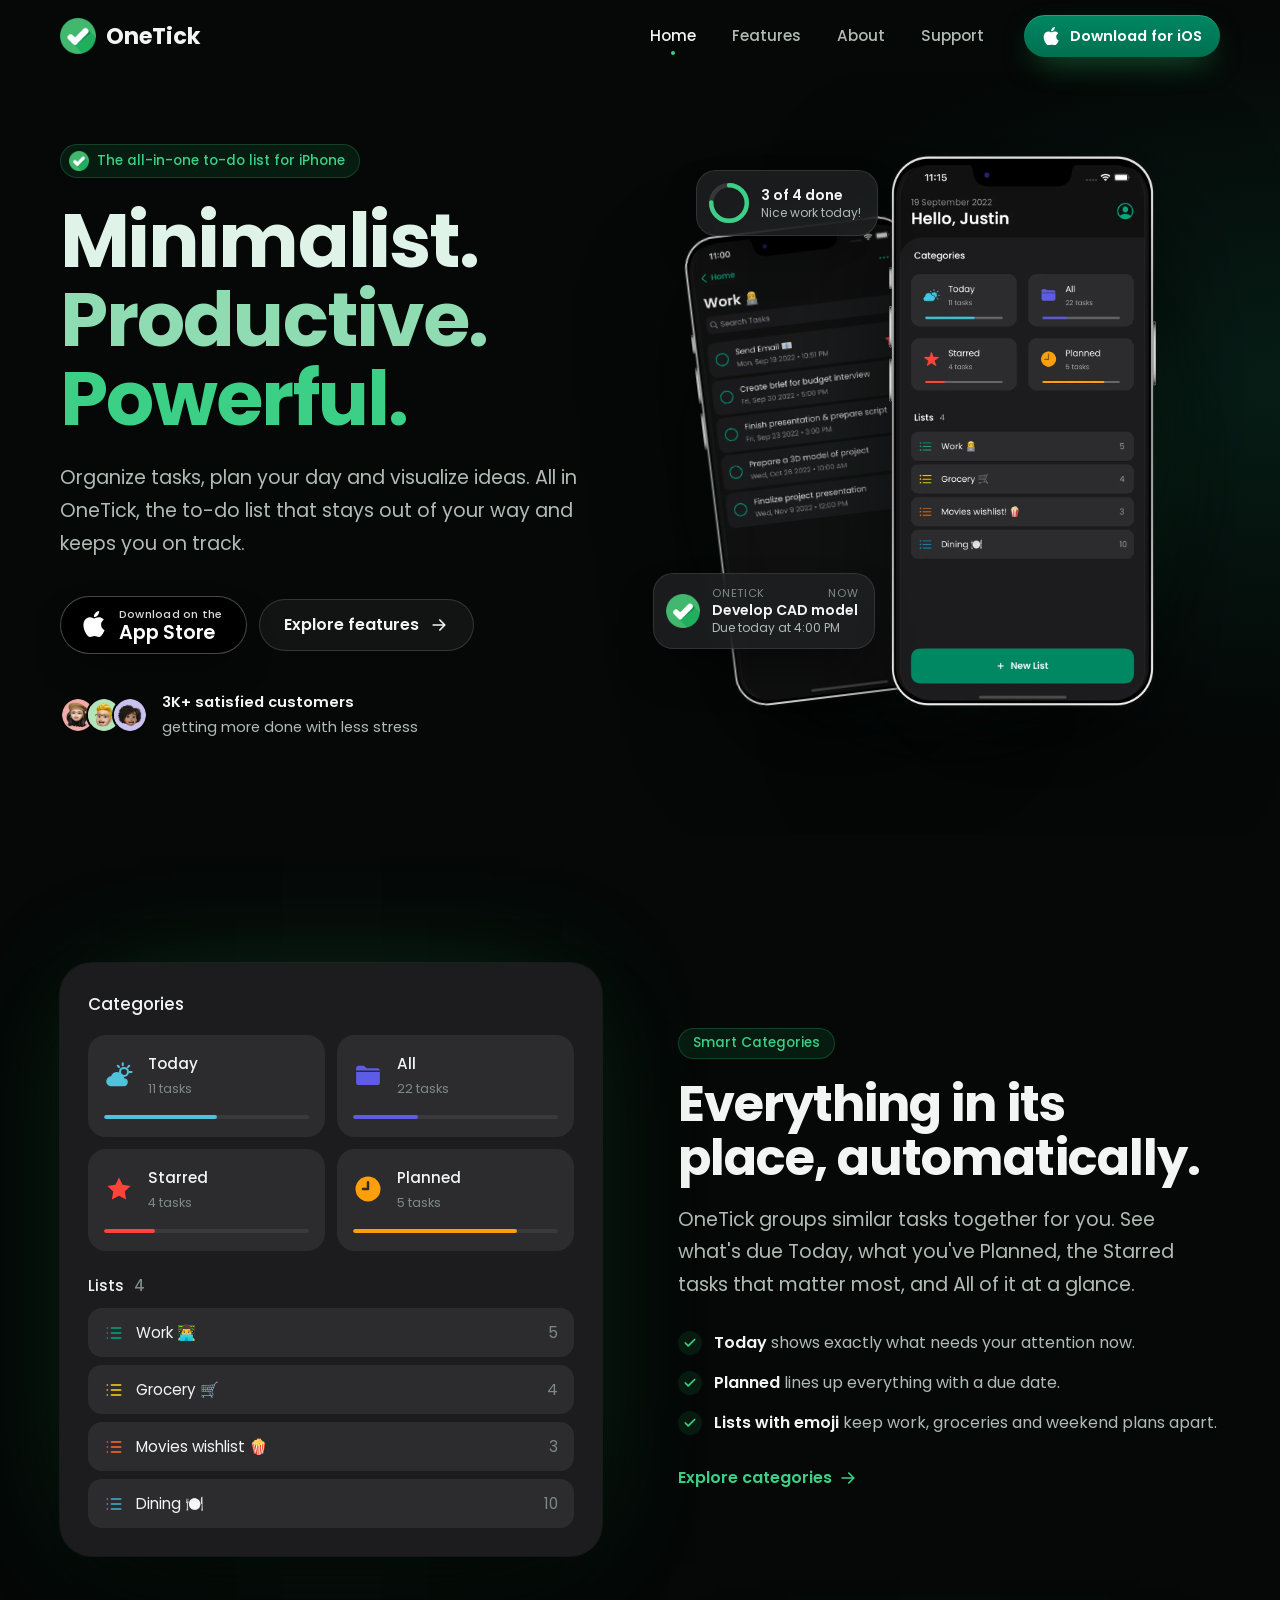
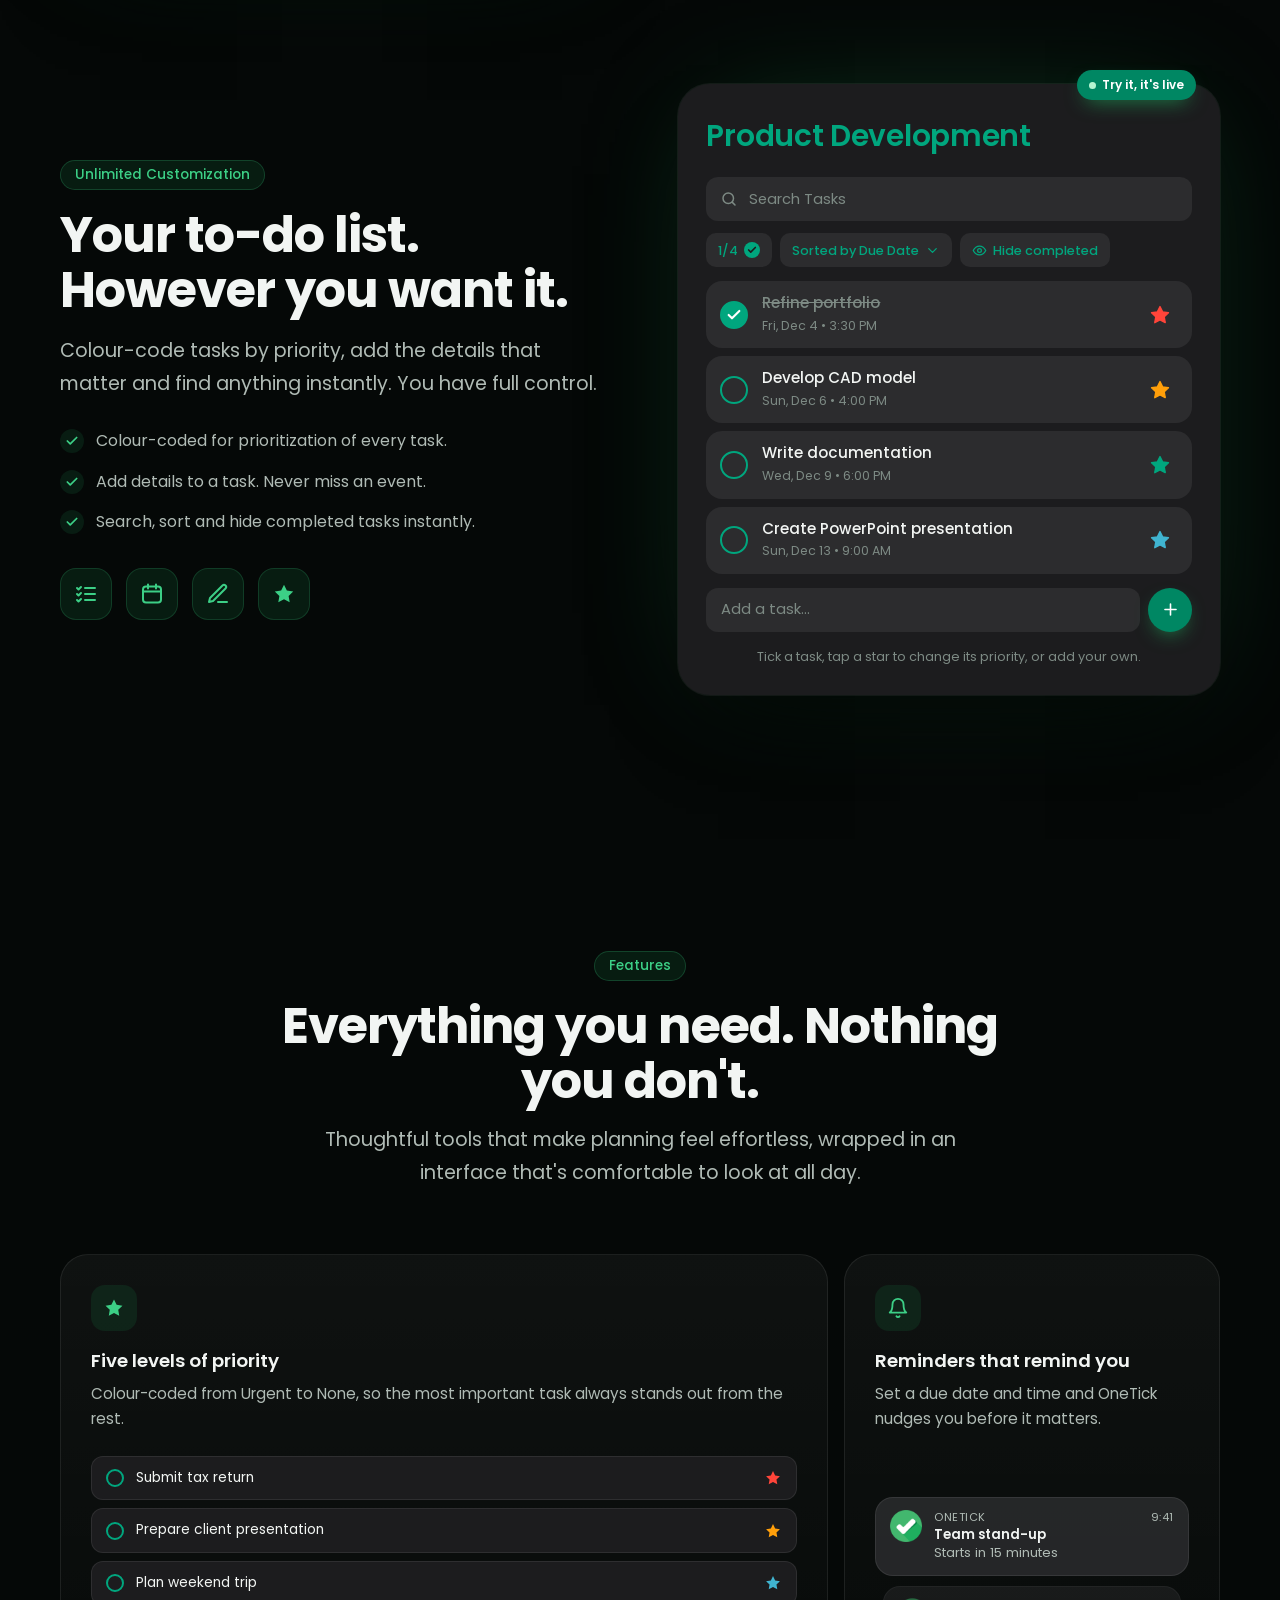
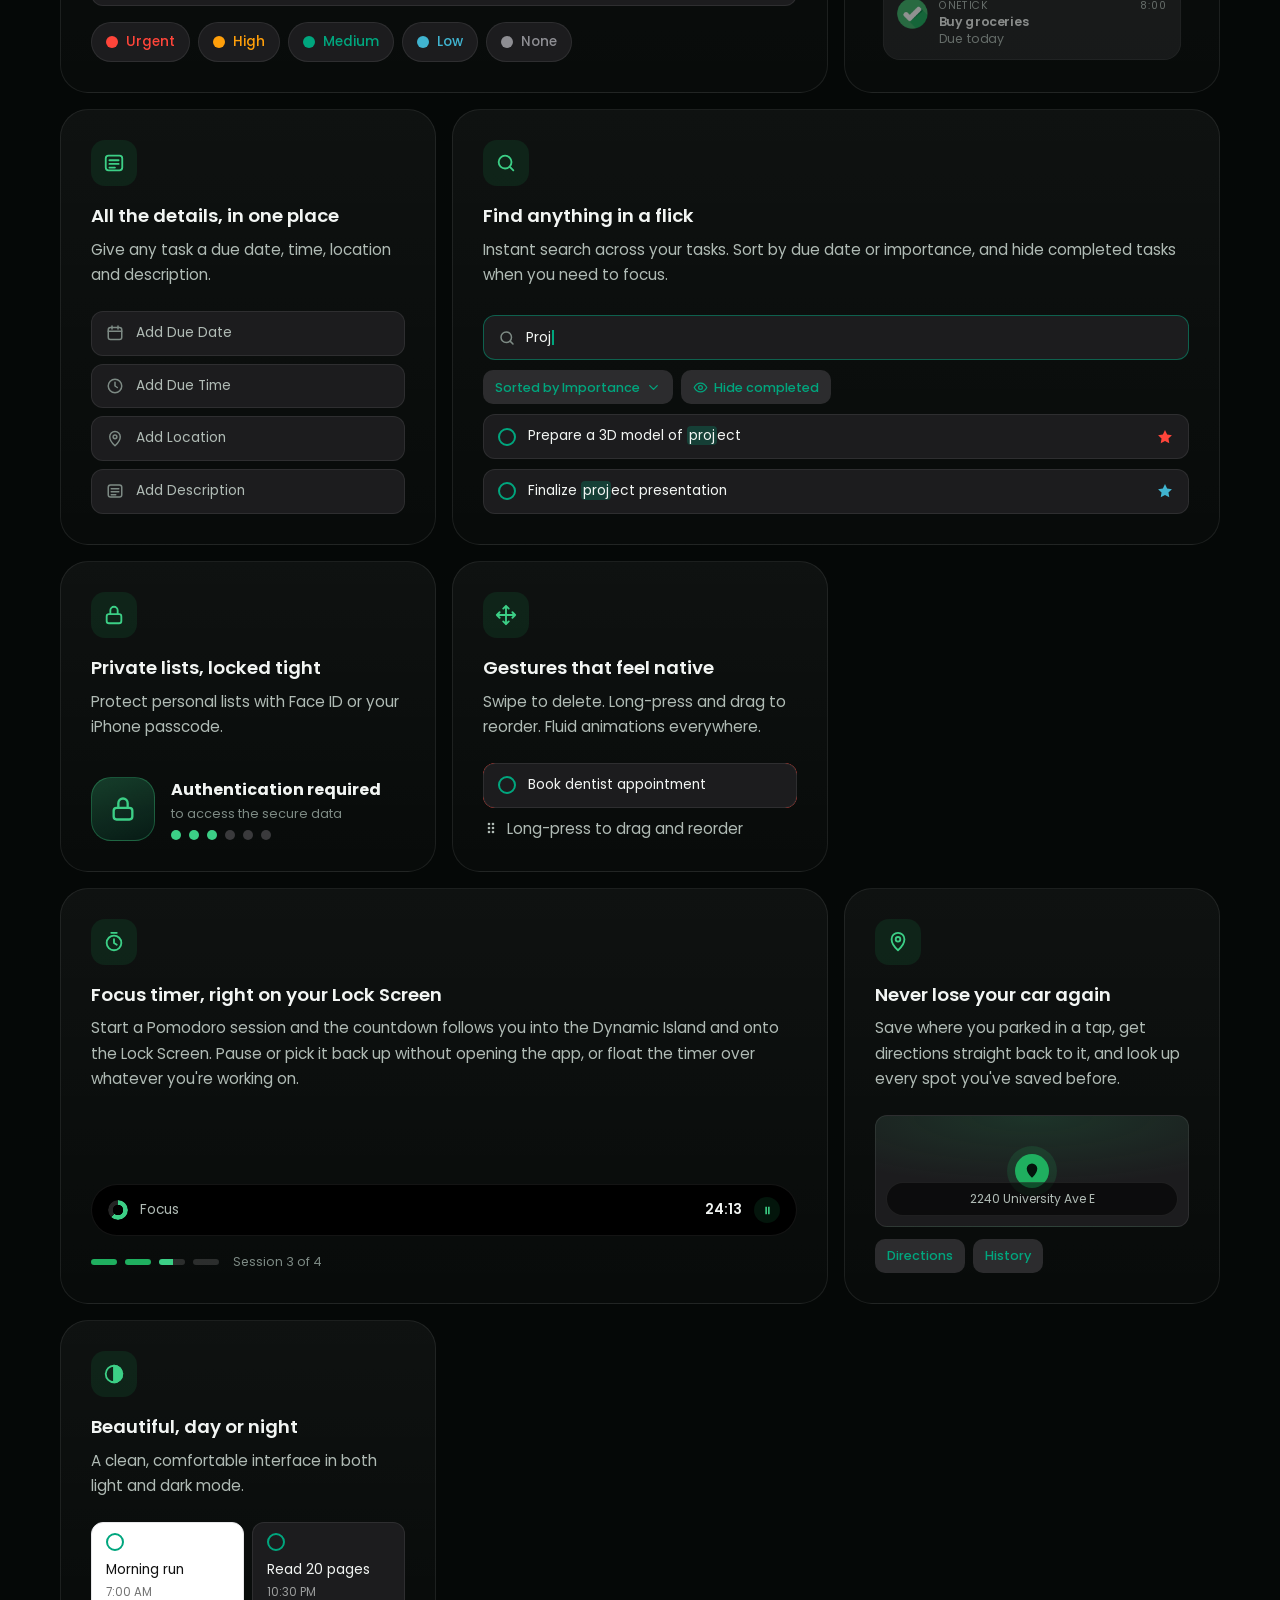
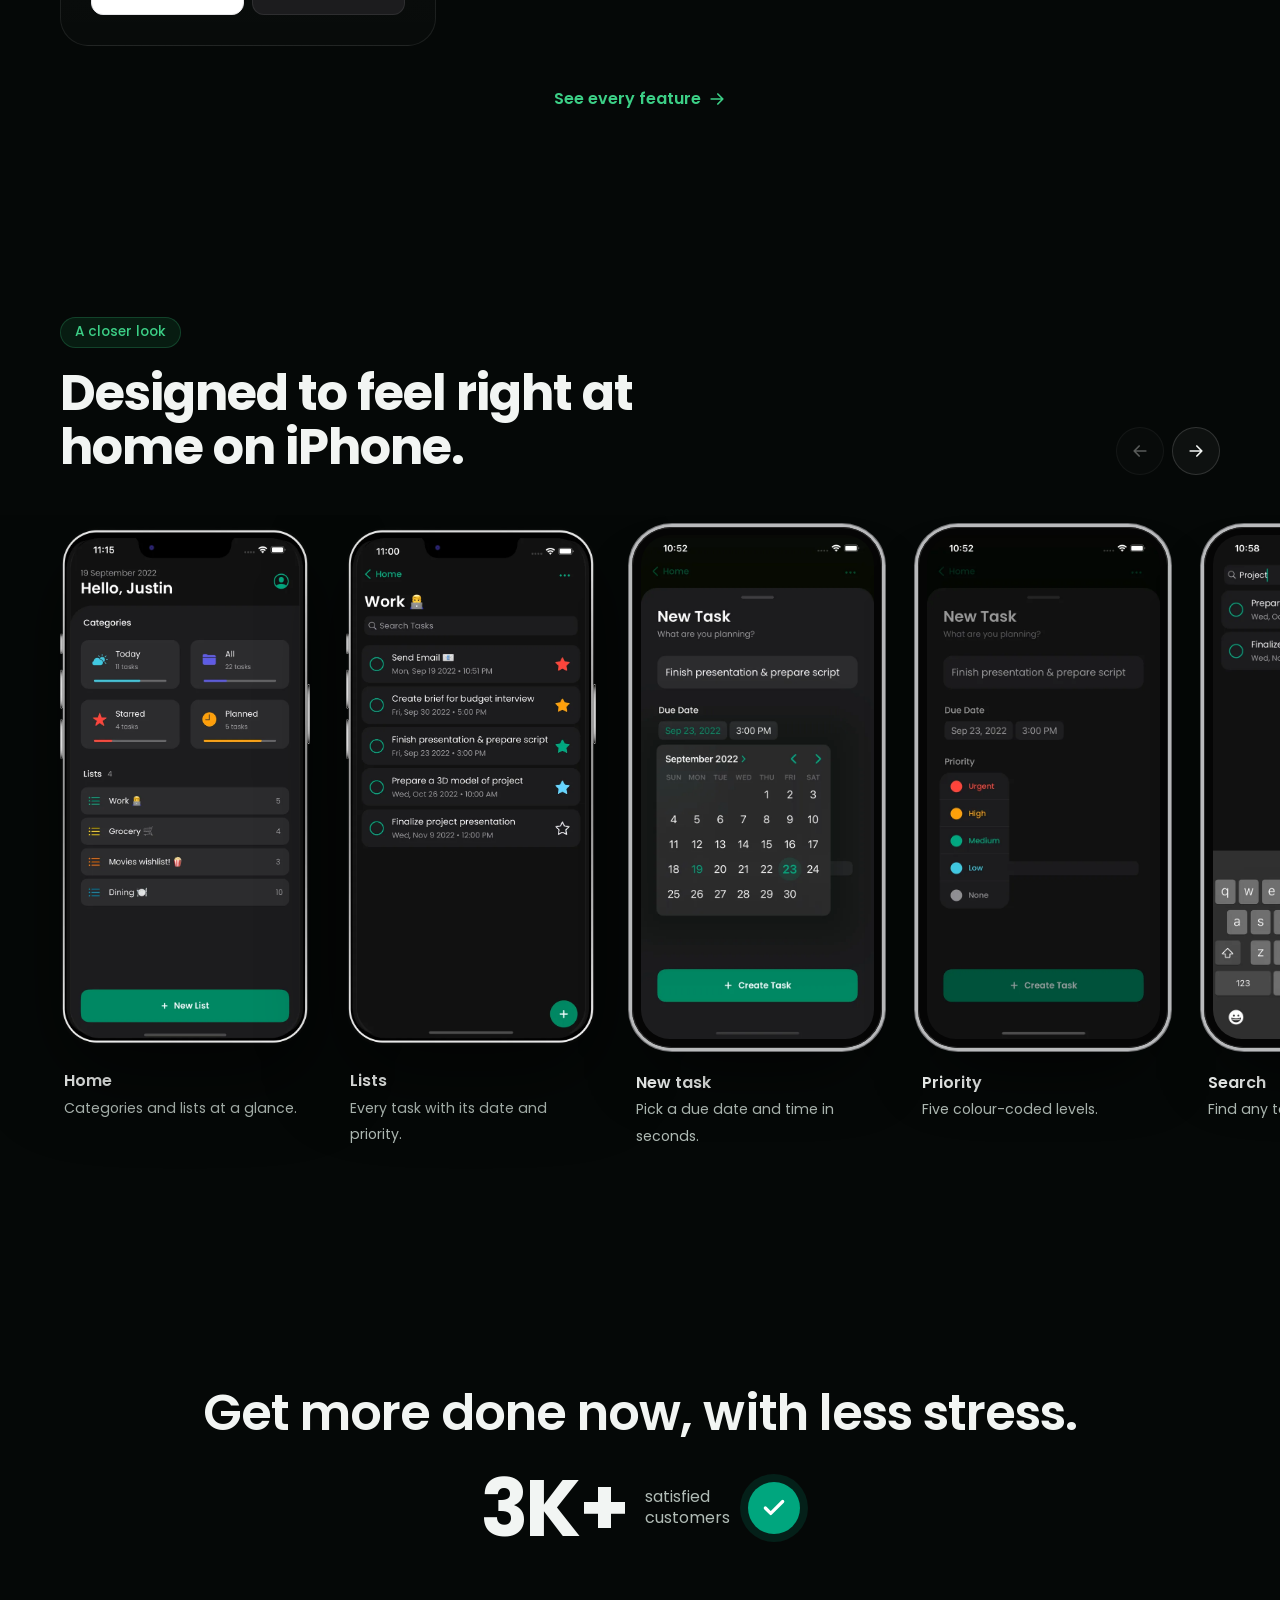
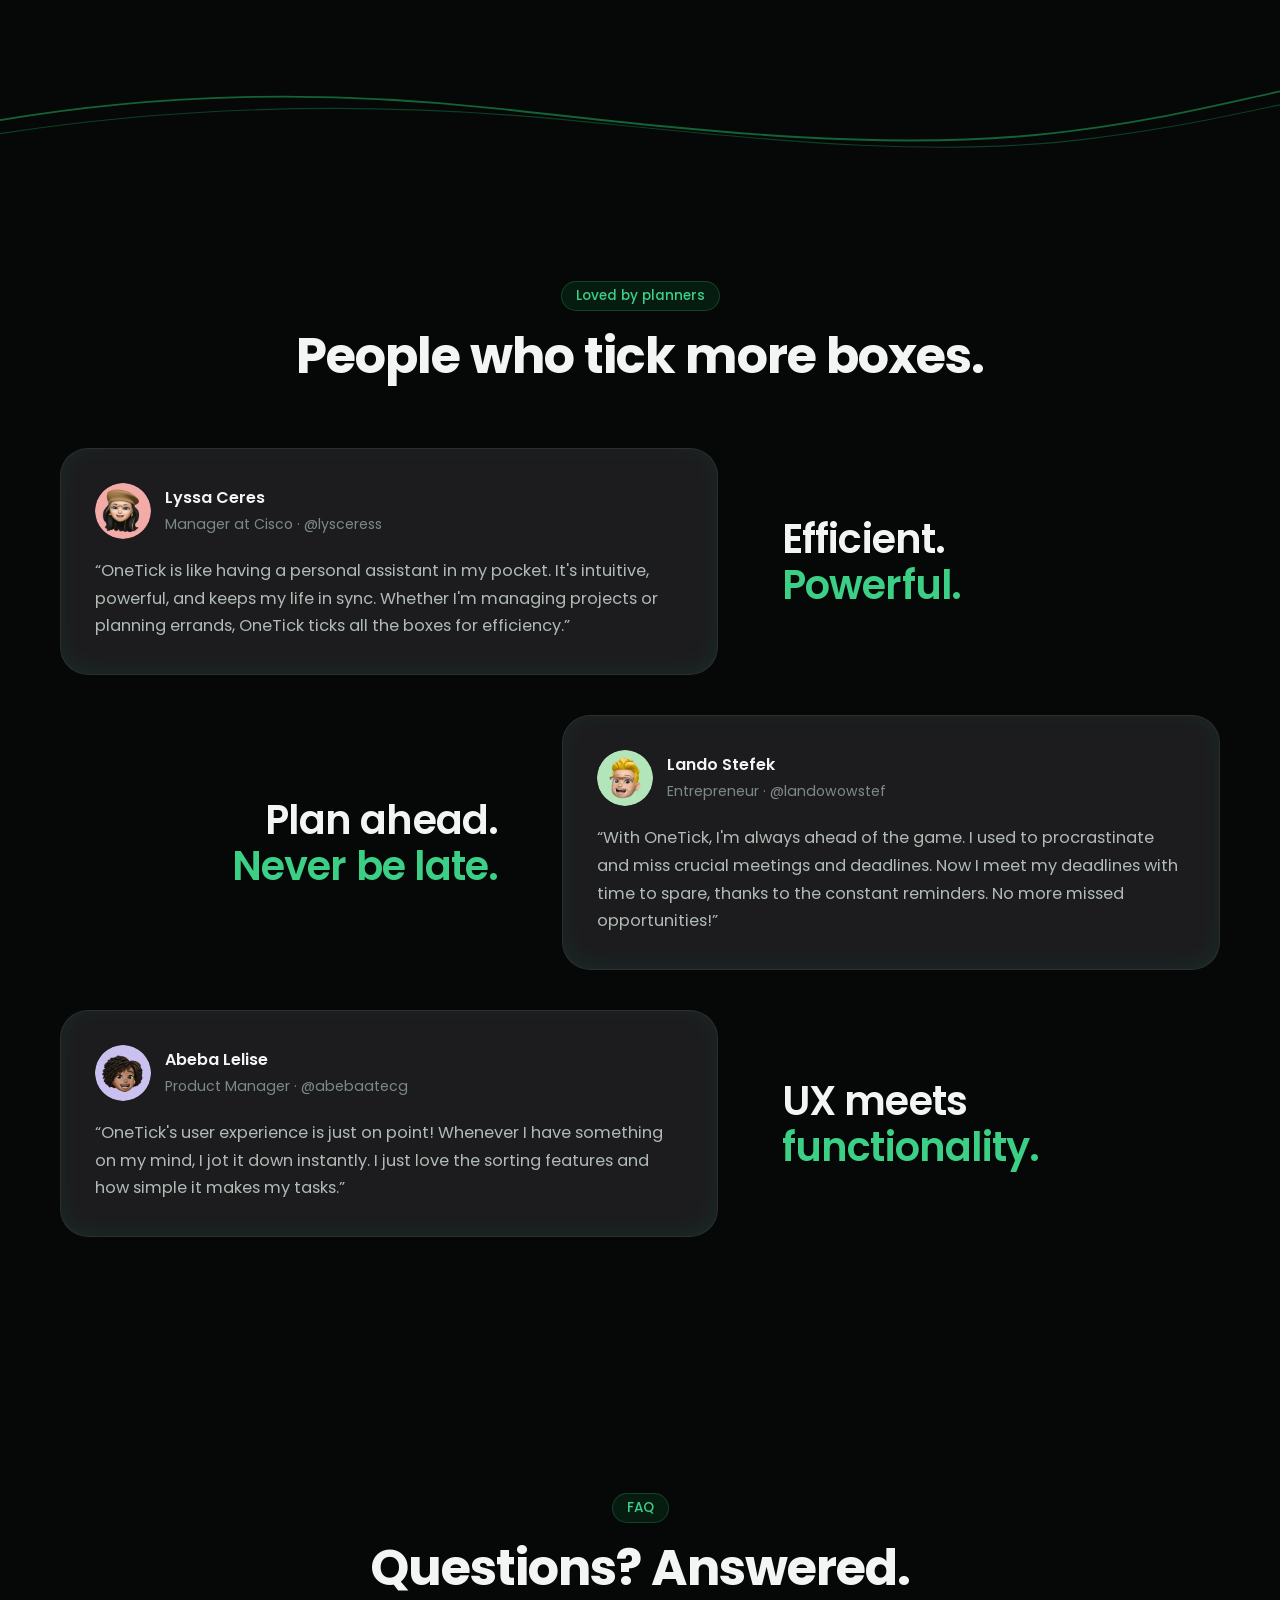
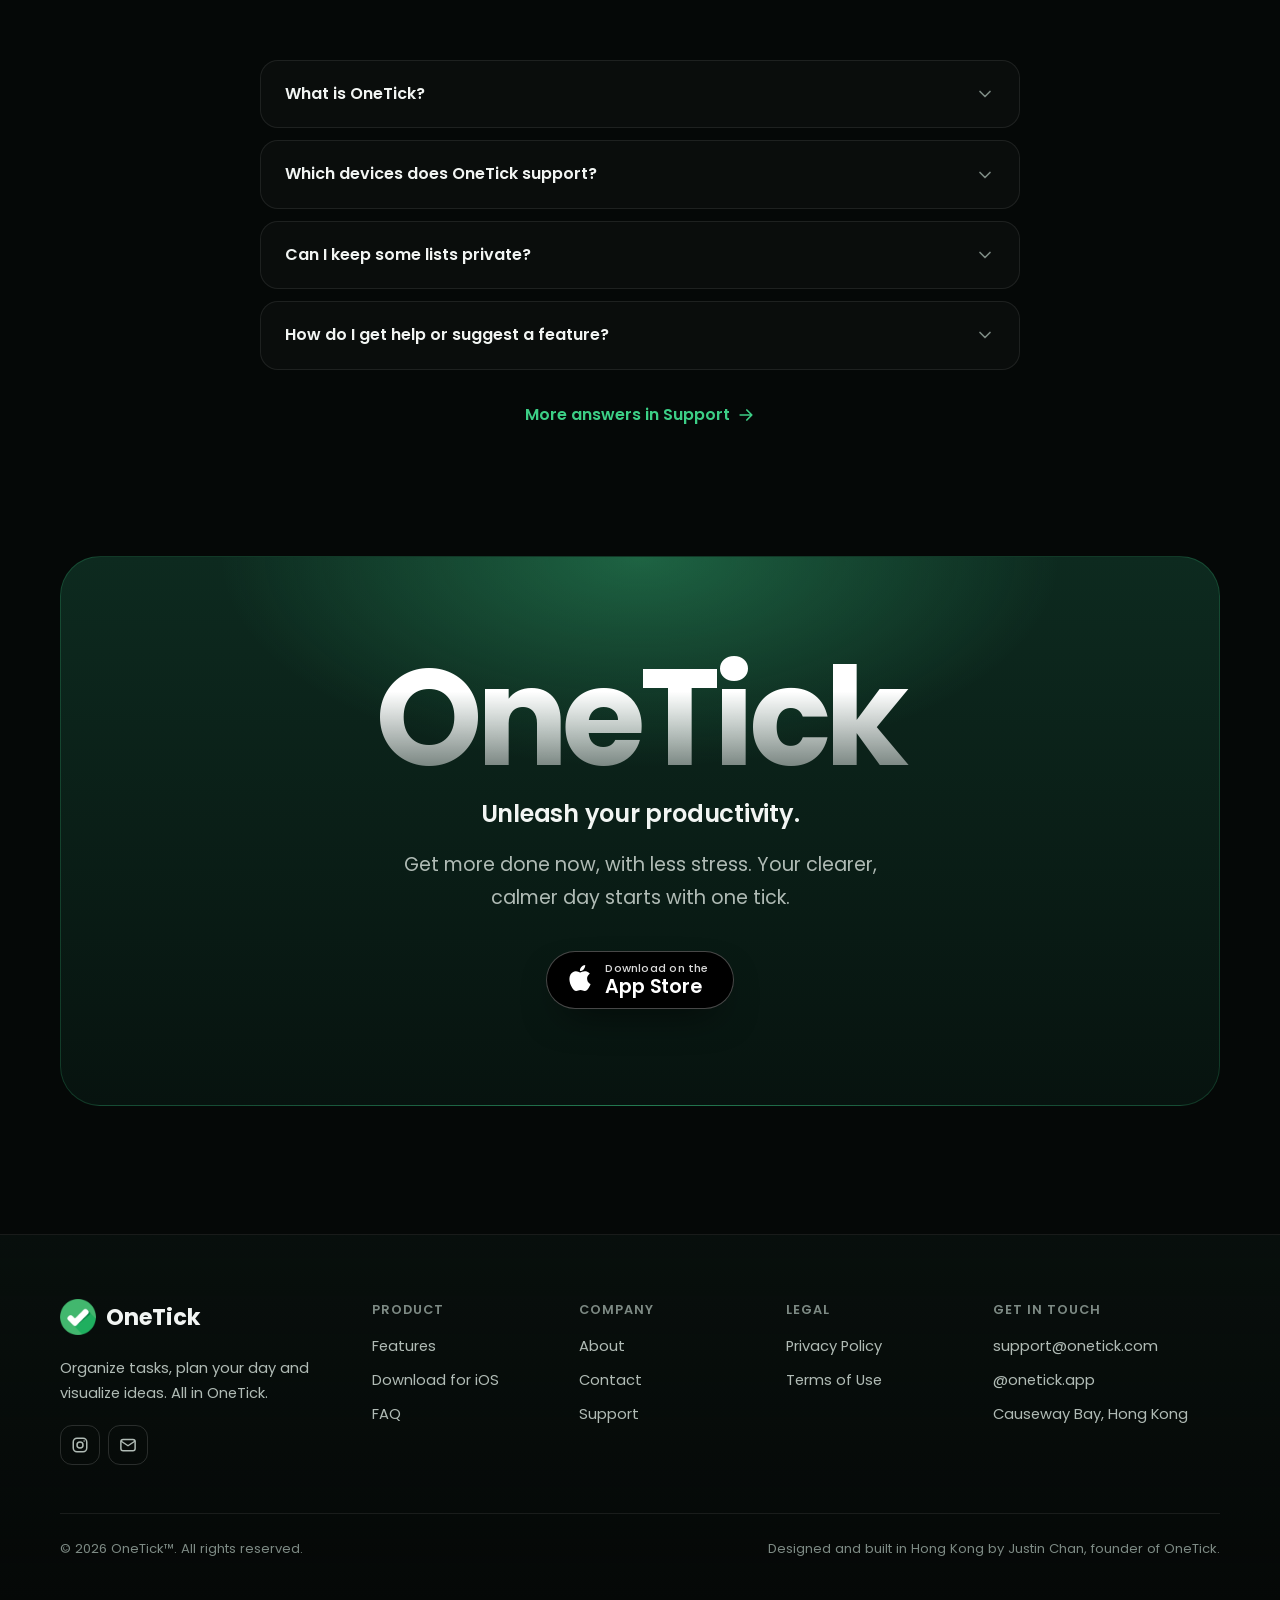
<file: index.html>
<!doctype html>
<html lang="en">
  <head>
    <meta charset="utf-8">
    <meta name="viewport" content="width=device-width, initial-scale=1, viewport-fit=cover">
    <title>OneTick: The minimalist, powerful to-do list for iPhone</title>
    <meta name="description" content="Organize tasks, plan your day and visualize ideas, all in OneTick. Smart categories, colour-coded priorities, reminders and private lists for iPhone.">
    <meta name="theme-color" content="#050807">
    <link rel="canonical" href="https://onetick.tk/">
    <link rel="icon" href="assets/img/favicon-32.png" sizes="32x32" type="image/png">
    <link rel="icon" href="assets/img/icon-192.png" sizes="192x192" type="image/png">
    <link rel="apple-touch-icon" href="assets/img/apple-touch-icon.png">
    <link rel="manifest" href="site.webmanifest">

    <meta property="og:type" content="website">
    <meta property="og:site_name" content="OneTick">
    <meta property="og:title" content="OneTick: The minimalist, powerful to-do list for iPhone">
    <meta property="og:description" content="Organize tasks, plan your day and visualize ideas, all in OneTick. Smart categories, colour-coded priorities, reminders and private lists for iPhone.">
    <meta property="og:url" content="https://onetick.tk/">
    <meta property="og:image" content="https://onetick.tk/assets/img/og-image.png">
    <meta property="og:image:width" content="1200">
    <meta property="og:image:height" content="630">
    <meta name="twitter:card" content="summary_large_image">

    <link rel="preconnect" href="https://fonts.googleapis.com">
    <link rel="preconnect" href="https://fonts.gstatic.com" crossorigin>
    <link rel="stylesheet" href="https://fonts.googleapis.com/css2?family=Poppins:wght@400;500;600;700&display=swap">
    <link rel="stylesheet" href="assets/css/style.css">
    <script src="assets/js/main.js" defer></script>
    <script type="application/ld+json">
      {
        "@context": "https://schema.org",
        "@type": "SoftwareApplication",
        "name": "OneTick",
        "operatingSystem": "iOS",
        "applicationCategory": "ProductivityApplication",
        "description": "OneTick is a minimalist, powerful to-do list for iPhone with smart categories, colour-coded priorities, reminders and private lists.",
        "url": "https://onetick.tk/",
        "image": "https://onetick.tk/assets/img/og-image.png",
        "author": { "@type": "Person", "name": "Justin Chan" }
      }
    </script>
  </head>
  <body>
    <a class="skip-link" href="#main">Skip to content</a>

    <header class="site-header" data-header>
      <div class="container nav">
        <a class="brand" href="index.html" aria-label="OneTick home">
          <img src="assets/img/logo-180.png" alt="" width="36" height="36">
          <span>OneTick</span>
        </a>
        <nav class="nav-links" aria-label="Main">
            <a href="index.html" aria-current="page">Home</a>
            <a href="features.html">Features</a>
            <a href="about.html">About</a>
            <a href="support.html">Support</a>
        </nav>
        <a class="btn btn-primary btn-sm nav-cta" href="support.html" data-appstore><svg class="icon" viewBox="0 0 24 24" fill="currentColor" aria-hidden="true"><path d="M12.152 6.896c-.948 0-2.415-1.078-3.96-1.04-2.04.027-3.91 1.183-4.961 3.014-2.117 3.675-.546 9.103 1.519 12.09 1.013 1.454 2.208 3.09 3.792 3.039 1.52-.065 2.09-.987 3.935-.987 1.831 0 2.35.987 3.96.948 1.637-.026 2.676-1.48 3.676-2.948 1.156-1.688 1.636-3.325 1.662-3.415-.039-.013-3.182-1.221-3.22-4.857-.026-3.04 2.48-4.494 2.597-4.559-1.429-2.09-3.623-2.324-4.39-2.376-2-.156-3.675 1.09-4.61 1.09zM15.53 3.83c.843-1.012 1.4-2.427 1.245-3.83-1.207.052-2.662.805-3.532 1.818-.78.896-1.454 2.338-1.273 3.714 1.338.104 2.715-.688 3.559-1.701"/></svg> Download for iOS</a>
        <button class="nav-toggle" type="button" aria-expanded="false" aria-controls="mobile-menu" aria-label="Open menu">
          <svg class="icon icon-menu" viewBox="0 0 24 24" fill="none" stroke="currentColor" stroke-width="2" stroke-linecap="round" stroke-linejoin="round" aria-hidden="true"><path d="M4 7h16M4 12h16M4 17h10"/></svg><svg class="icon icon-close" viewBox="0 0 24 24" fill="none" stroke="currentColor" stroke-width="2" stroke-linecap="round" stroke-linejoin="round" aria-hidden="true"><path d="M18 6 6 18M6 6l12 12"/></svg>
        </button>
      </div>

      <div class="mobile-menu" id="mobile-menu">
        <nav aria-label="Mobile">
            <a href="index.html" aria-current="page">Home<svg class="icon" viewBox="0 0 24 24" fill="none" stroke="currentColor" stroke-width="2" stroke-linecap="round" stroke-linejoin="round" aria-hidden="true"><path d="M5 12h14M13 6l6 6-6 6"/></svg></a>
            <a href="features.html">Features<svg class="icon" viewBox="0 0 24 24" fill="none" stroke="currentColor" stroke-width="2" stroke-linecap="round" stroke-linejoin="round" aria-hidden="true"><path d="M5 12h14M13 6l6 6-6 6"/></svg></a>
            <a href="about.html">About<svg class="icon" viewBox="0 0 24 24" fill="none" stroke="currentColor" stroke-width="2" stroke-linecap="round" stroke-linejoin="round" aria-hidden="true"><path d="M5 12h14M13 6l6 6-6 6"/></svg></a>
            <a href="support.html">Support<svg class="icon" viewBox="0 0 24 24" fill="none" stroke="currentColor" stroke-width="2" stroke-linecap="round" stroke-linejoin="round" aria-hidden="true"><path d="M5 12h14M13 6l6 6-6 6"/></svg></a>
        </nav>
        <a class="btn btn-primary" href="support.html" data-appstore><svg class="icon" viewBox="0 0 24 24" fill="currentColor" aria-hidden="true"><path d="M12.152 6.896c-.948 0-2.415-1.078-3.96-1.04-2.04.027-3.91 1.183-4.961 3.014-2.117 3.675-.546 9.103 1.519 12.09 1.013 1.454 2.208 3.09 3.792 3.039 1.52-.065 2.09-.987 3.935-.987 1.831 0 2.35.987 3.96.948 1.637-.026 2.676-1.48 3.676-2.948 1.156-1.688 1.636-3.325 1.662-3.415-.039-.013-3.182-1.221-3.22-4.857-.026-3.04 2.48-4.494 2.597-4.559-1.429-2.09-3.623-2.324-4.39-2.376-2-.156-3.675 1.09-4.61 1.09zM15.53 3.83c.843-1.012 1.4-2.427 1.245-3.83-1.207.052-2.662.805-3.532 1.818-.78.896-1.454 2.338-1.273 3.714 1.338.104 2.715-.688 3.559-1.701"/></svg> Download for iOS</a>
        <div class="mobile-menu-foot">
          <a href="mailto:support@onetick.com">support@onetick.com</a>
          <a href="https://www.instagram.com/onetick.app/" target="_blank" rel="noopener">Instagram @onetick.app</a>
        </div>
      </div>
    </header>

    <main id="main">
      <!-- Hero -->
      <section class="hero">
        <div class="container hero-grid">
          <div class="hero-copy">
            <span class="eyebrow"><img src="assets/img/logo-180.png" alt="" width="20" height="20"> The all-in-one to-do list for iPhone</span>
            <h1 class="display hero-words"><span>Minimalist.</span> <span>Productive.</span> <span>Powerful.</span></h1>
            <p class="lead">Organize tasks, plan your day and visualize ideas. All in OneTick, the to-do list that stays out of your way and keeps you on track.</p>
            <div class="btn-row">
              <a class="btn btn-store" href="support.html" data-appstore><svg class="icon" viewBox="0 0 24 24" fill="currentColor" aria-hidden="true"><path d="M12.152 6.896c-.948 0-2.415-1.078-3.96-1.04-2.04.027-3.91 1.183-4.961 3.014-2.117 3.675-.546 9.103 1.519 12.09 1.013 1.454 2.208 3.09 3.792 3.039 1.52-.065 2.09-.987 3.935-.987 1.831 0 2.35.987 3.96.948 1.637-.026 2.676-1.48 3.676-2.948 1.156-1.688 1.636-3.325 1.662-3.415-.039-.013-3.182-1.221-3.22-4.857-.026-3.04 2.48-4.494 2.597-4.559-1.429-2.09-3.623-2.324-4.39-2.376-2-.156-3.675 1.09-4.61 1.09zM15.53 3.83c.843-1.012 1.4-2.427 1.245-3.83-1.207.052-2.662.805-3.532 1.818-.78.896-1.454 2.338-1.273 3.714 1.338.104 2.715-.688 3.559-1.701"/></svg><span><small>Download on the</small><strong>App Store</strong></span></a>
              <a class="btn btn-ghost" href="features.html">Explore features <svg class="icon" viewBox="0 0 24 24" fill="none" stroke="currentColor" stroke-width="2" stroke-linecap="round" stroke-linejoin="round" aria-hidden="true"><path d="M5 12h14M13 6l6 6-6 6"/></svg></a>
            </div>
            <div class="hero-proof">
              <div class="avatar-stack" aria-hidden="true">
                <img src="assets/img/avatar-1.webp" alt="" width="36" height="36">
                <img src="assets/img/avatar-2.webp" alt="" width="36" height="36">
                <img src="assets/img/avatar-3.webp" alt="" width="36" height="36">
              </div>
              <p><strong>3K+ satisfied customers</strong><br>getting more done with less stress</p>
            </div>
          </div>

          <div class="hero-visual">
            <img class="hero-phone hero-phone-back" src="assets/img/mockup-list.webp" alt="" width="720" height="1497">
            <img class="hero-phone hero-phone-front" src="assets/img/mockup-home.webp" alt="OneTick home screen with Today, All, Starred and Planned categories above lists for Work, Grocery, Movies and Dining" width="720" height="1497" fetchpriority="high">
            <div class="float-card float-notif" aria-hidden="true">
              <img src="assets/img/logo-180.png" alt="" width="34" height="34">
              <div>
                <span class="tag"><span>OneTick</span><span>now</span></span>
                <b>Develop CAD model</b>
                <small>Due today at 4:00 PM</small>
              </div>
            </div>
            <div class="float-card float-progress" aria-hidden="true">
              <svg class="ring" viewBox="0 0 36 36"><circle class="track" cx="18" cy="18" r="16"/><circle class="value" cx="18" cy="18" r="16"/></svg>
              <div>
                <b>3 of 4 done</b>
                <small>Nice work today!</small>
              </div>
            </div>
          </div>
        </div>
      </section>

      <!-- Smart categories + live demo -->
      <section class="section" id="highlights">
        <div class="container">
          <div class="split split-reverse">
            <div class="split-copy reveal">
              <span class="eyebrow plain">Smart Categories</span>
              <h2 class="h2">Everything in its place, automatically.</h2>
              <p class="lead">OneTick groups similar tasks together for you. See what's due Today, what you've Planned, the Starred tasks that matter most, and All of it at a glance.</p>
              <ul class="check-list">
                <li><span class="bullet"><svg class="icon" viewBox="0 0 24 24" fill="none" stroke="currentColor" stroke-width="2" stroke-linecap="round" stroke-linejoin="round" aria-hidden="true"><path d="M20 6 9 17l-5-5"/></svg></span><span><strong>Today</strong> shows exactly what needs your attention now.</span></li>
                <li><span class="bullet"><svg class="icon" viewBox="0 0 24 24" fill="none" stroke="currentColor" stroke-width="2" stroke-linecap="round" stroke-linejoin="round" aria-hidden="true"><path d="M20 6 9 17l-5-5"/></svg></span><span><strong>Planned</strong> lines up everything with a due date.</span></li>
                <li><span class="bullet"><svg class="icon" viewBox="0 0 24 24" fill="none" stroke="currentColor" stroke-width="2" stroke-linecap="round" stroke-linejoin="round" aria-hidden="true"><path d="M20 6 9 17l-5-5"/></svg></span><span><strong>Lists with emoji</strong> keep work, groceries and weekend plans apart.</span></li>
              </ul>
              <a class="link-arrow" href="features.html#categories">Explore categories <svg class="icon" viewBox="0 0 24 24" fill="none" stroke="currentColor" stroke-width="2" stroke-linecap="round" stroke-linejoin="round" aria-hidden="true"><path d="M5 12h14M13 6l6 6-6 6"/></svg></a>
            </div>
            <div class="split-media reveal">
              <div class="app-ui" role="img" aria-label="OneTick categories: Today with 11 tasks, All with 22, Starred with 4 and Planned with 5, plus four lists">
                <p class="app-ui-title">Categories</p>
                <div class="cat-grid">
                  <div class="cat today"><svg class="icon" viewBox="0 0 24 24" fill="currentColor" aria-hidden="true"><g fill="none" stroke="currentColor" stroke-width="1.6" stroke-linecap="round"><path d="M15 2.5v1.6M20.2 4.6l-1.1 1.1M22 9.5h-1.6M11 4.6l1.1 1.1"/></g><circle cx="16" cy="9.5" r="3.2" fill="none" stroke="currentColor" stroke-width="1.6"/><path d="M15.5 21H6a4 4 0 0 1-.4-8 5.5 5.5 0 0 1 10.5 1.6A3.2 3.2 0 0 1 15.5 21z"/></svg><b>Today</b><small>11 tasks</small><span class="bar"><i style="--w: 55%"></i></span></div>
                  <div class="cat all"><svg class="icon" viewBox="0 0 24 24" fill="currentColor" aria-hidden="true"><path d="M2.5 6.5a2 2 0 0 1 2-2h4.3l2 2h8.7a2 2 0 0 1 2 2v9.5a2 2 0 0 1-2 2h-15a2 2 0 0 1-2-2z"/><path d="M2.5 9h19" stroke="#2c2c2e" stroke-width="1.2"/></svg><b>All</b><small>22 tasks</small><span class="bar"><i style="--w: 32%"></i></span></div>
                  <div class="cat starred"><svg class="icon" viewBox="0 0 24 24" fill="currentColor" aria-hidden="true"><path d="m12 2.8 2.85 5.78 6.38.93-4.62 4.5 1.09 6.35L12 17.36l-5.7 3 1.09-6.35-4.62-4.5 6.38-.93z"/></svg><b>Starred</b><small>4 tasks</small><span class="bar"><i style="--w: 25%"></i></span></div>
                  <div class="cat planned"><svg class="icon" viewBox="0 0 24 24" fill="currentColor" aria-hidden="true"><circle cx="12" cy="12" r="10"/><path d="M12 6.5V12H8" fill="none" stroke="#2c2c2e" stroke-width="2" stroke-linecap="round" stroke-linejoin="round"/></svg><b>Planned</b><small>5 tasks</small><span class="bar"><i style="--w: 80%"></i></span></div>
                </div>
                <div class="app-lists">
                  <h4>Lists <span>4</span></h4>
                  <ul>
                    <li><span style="color: var(--p-medium)"><svg class="icon" viewBox="0 0 24 24" fill="none" stroke="currentColor" stroke-width="2" stroke-linecap="round" stroke-linejoin="round" aria-hidden="true"><path d="M9 6h11M9 12h11M9 18h11M4 6h.01M4 12h.01M4 18h.01"/></svg></span>Work 👨‍💻<span>5</span></li>
                    <li><span style="color: #ffd60a"><svg class="icon" viewBox="0 0 24 24" fill="none" stroke="currentColor" stroke-width="2" stroke-linecap="round" stroke-linejoin="round" aria-hidden="true"><path d="M9 6h11M9 12h11M9 18h11M4 6h.01M4 12h.01M4 18h.01"/></svg></span>Grocery 🛒<span>4</span></li>
                    <li><span style="color: #ff6b2c"><svg class="icon" viewBox="0 0 24 24" fill="none" stroke="currentColor" stroke-width="2" stroke-linecap="round" stroke-linejoin="round" aria-hidden="true"><path d="M9 6h11M9 12h11M9 18h11M4 6h.01M4 12h.01M4 18h.01"/></svg></span>Movies wishlist 🍿<span>3</span></li>
                    <li><span style="color: var(--p-low)"><svg class="icon" viewBox="0 0 24 24" fill="none" stroke="currentColor" stroke-width="2" stroke-linecap="round" stroke-linejoin="round" aria-hidden="true"><path d="M9 6h11M9 12h11M9 18h11M4 6h.01M4 12h.01M4 18h.01"/></svg></span>Dining 🍽️<span>10</span></li>
                  </ul>
                </div>
              </div>
            </div>
          </div>

          <div class="split" id="customize">
            <div class="split-copy reveal">
              <span class="eyebrow plain">Unlimited Customization</span>
              <h2 class="h2">Your to-do list. However you want it.</h2>
              <p class="lead">Colour-code tasks by priority, add the details that matter and find anything instantly. You have full control.</p>
              <ul class="check-list">
                <li><span class="bullet"><svg class="icon" viewBox="0 0 24 24" fill="none" stroke="currentColor" stroke-width="2" stroke-linecap="round" stroke-linejoin="round" aria-hidden="true"><path d="M20 6 9 17l-5-5"/></svg></span><span>Colour-coded for prioritization of every task.</span></li>
                <li><span class="bullet"><svg class="icon" viewBox="0 0 24 24" fill="none" stroke="currentColor" stroke-width="2" stroke-linecap="round" stroke-linejoin="round" aria-hidden="true"><path d="M20 6 9 17l-5-5"/></svg></span><span>Add details to a task. Never miss an event.</span></li>
                <li><span class="bullet"><svg class="icon" viewBox="0 0 24 24" fill="none" stroke="currentColor" stroke-width="2" stroke-linecap="round" stroke-linejoin="round" aria-hidden="true"><path d="M20 6 9 17l-5-5"/></svg></span><span>Search, sort and hide completed tasks instantly.</span></li>
              </ul>
              <div class="icon-row" aria-hidden="true">
                <span><svg class="icon" viewBox="0 0 24 24" fill="none" stroke="currentColor" stroke-width="2" stroke-linecap="round" stroke-linejoin="round" aria-hidden="true"><path d="m3 6 1.5 1.5L7 5M3 12l1.5 1.5L7 11M3 18l1.5 1.5L7 17M11 6h10M11 12h10M11 18h10"/></svg></span>
                <span><svg class="icon" viewBox="0 0 24 24" fill="none" stroke="currentColor" stroke-width="2" stroke-linecap="round" stroke-linejoin="round" aria-hidden="true"><rect x="3" y="4.5" width="18" height="16" rx="3"/><path d="M3 9.5h18M8 2.5v4M16 2.5v4"/></svg></span>
                <span><svg class="icon" viewBox="0 0 24 24" fill="none" stroke="currentColor" stroke-width="2" stroke-linecap="round" stroke-linejoin="round" aria-hidden="true"><path d="M12 20h9"/><path d="M16.5 3.5a2.1 2.1 0 0 1 3 3L7 19l-4 1 1-4z"/></svg></span>
                <span><svg class="icon" viewBox="0 0 24 24" fill="currentColor" aria-hidden="true"><path d="m12 2.8 2.85 5.78 6.38.93-4.62 4.5 1.09 6.35L12 17.36l-5.7 3 1.09-6.35-4.62-4.5 6.38-.93z"/></svg></span>
              </div>
            </div>
            <div class="split-media reveal">
              <div class="app-ui" data-demo>
                <span class="demo-label">Try it, it's live</span>
                <p class="app-ui-title big">Product Development</p>
                <div class="demo-search">
                  <svg class="icon" viewBox="0 0 24 24" fill="none" stroke="currentColor" stroke-width="2" stroke-linecap="round" stroke-linejoin="round" aria-hidden="true"><circle cx="11" cy="11" r="7"/><path d="m20 20-3.5-3.5"/></svg>
                  <label class="sr-only" for="demo-search">Search tasks</label>
                  <input id="demo-search" class="app-input" type="search" placeholder="Search Tasks" autocomplete="off" data-demo-search>
                </div>
                <div class="demo-tools">
                  <span class="chip chip-count" aria-live="polite"><span data-demo-count>1/4</span><span class="sr-only"> tasks done</span><span class="dot"><svg class="icon" viewBox="0 0 24 24" fill="none" stroke="currentColor" stroke-width="2" stroke-linecap="round" stroke-linejoin="round" aria-hidden="true"><path d="M20 6 9 17l-5-5"/></svg></span></span>
                  <button class="chip" type="button" data-demo-sort><span>Sorted by Due Date</span><svg class="icon" viewBox="0 0 24 24" fill="none" stroke="currentColor" stroke-width="2" stroke-linecap="round" stroke-linejoin="round" aria-hidden="true"><path d="m6 9 6 6 6-6"/></svg></button>
                  <button class="chip" type="button" aria-pressed="false" data-demo-hide><svg class="icon" viewBox="0 0 24 24" fill="none" stroke="currentColor" stroke-width="2" stroke-linecap="round" stroke-linejoin="round" aria-hidden="true"><path d="M2 12s3.5-7 10-7 10 7 10 7-3.5 7-10 7-10-7-10-7z"/><circle cx="12" cy="12" r="3"/></svg><span>Hide completed</span></button>
                </div>
                <ul class="task-list" aria-label="Tasks" data-demo-list></ul>
                <form class="demo-add" data-demo-form>
                  <label class="sr-only" for="demo-new">New task</label>
                  <input id="demo-new" class="app-input" type="text" placeholder="Add a task…" maxlength="80" autocomplete="off">
                  <button type="submit" aria-label="Add task"><svg class="icon" viewBox="0 0 24 24" fill="none" stroke="currentColor" stroke-width="2" stroke-linecap="round" stroke-linejoin="round" aria-hidden="true"><path d="M12 5v14M5 12h14"/></svg></button>
                </form>
                <p class="demo-hint">Tick a task, tap a star to change its priority, or add your own.</p>
              </div>
            </div>
          </div>
        </div>
      </section>

      <!-- Feature bento -->
      <section class="section" id="features">
        <div class="container">
          <div class="section-head center reveal">
            <span class="eyebrow plain">Features</span>
            <h2 class="h2" style="margin-top: 18px">Everything you need. Nothing you don't.</h2>
            <p class="lead">Thoughtful tools that make planning feel effortless, wrapped in an interface that's comfortable to look at all day.</p>
          </div>

          <div class="bento">
            <article class="card span-2 reveal">
              <span class="card-icon"><svg class="icon" viewBox="0 0 24 24" fill="currentColor" aria-hidden="true"><path d="m12 2.8 2.85 5.78 6.38.93-4.62 4.5 1.09 6.35L12 17.36l-5.7 3 1.09-6.35-4.62-4.5 6.38-.93z"/></svg></span>
              <h3>Five levels of priority</h3>
              <p>Colour-coded from Urgent to None, so the most important task always stands out from the rest.</p>
              <div class="card-visual" aria-hidden="true">
                <div class="prio-demo">
                  <div class="mini-task"><i></i><span>Submit tax return</span><span class="end" style="color: var(--p-urgent)"><svg class="icon" viewBox="0 0 24 24" fill="currentColor" aria-hidden="true"><path d="m12 2.8 2.85 5.78 6.38.93-4.62 4.5 1.09 6.35L12 17.36l-5.7 3 1.09-6.35-4.62-4.5 6.38-.93z"/></svg></span></div>
                  <div class="mini-task"><i></i><span>Prepare client presentation</span><span class="end" style="color: var(--p-high)"><svg class="icon" viewBox="0 0 24 24" fill="currentColor" aria-hidden="true"><path d="m12 2.8 2.85 5.78 6.38.93-4.62 4.5 1.09 6.35L12 17.36l-5.7 3 1.09-6.35-4.62-4.5 6.38-.93z"/></svg></span></div>
                  <div class="mini-task"><i></i><span>Plan weekend trip</span><span class="end" style="color: var(--p-low)"><svg class="icon" viewBox="0 0 24 24" fill="currentColor" aria-hidden="true"><path d="m12 2.8 2.85 5.78 6.38.93-4.62 4.5 1.09 6.35L12 17.36l-5.7 3 1.09-6.35-4.62-4.5 6.38-.93z"/></svg></span></div>
                </div>
                <div class="prio-pills">
                  <span style="--c: var(--p-urgent)">Urgent</span>
                  <span style="--c: var(--p-high)">High</span>
                  <span style="--c: var(--p-medium)">Medium</span>
                  <span style="--c: var(--p-low)">Low</span>
                  <span style="--c: var(--p-none)">None</span>
                </div>
              </div>
            </article>

            <article class="card reveal" style="--delay: 0.08s">
              <span class="card-icon"><svg class="icon" viewBox="0 0 24 24" fill="none" stroke="currentColor" stroke-width="2" stroke-linecap="round" stroke-linejoin="round" aria-hidden="true"><path d="M6 8a6 6 0 0 1 12 0c0 7 3 9 3 9H3s3-2 3-9"/><path d="M10.3 21a1.94 1.94 0 0 0 3.4 0"/></svg></span>
              <h3>Reminders that remind you</h3>
              <p>Set a due date and time and OneTick nudges you before it matters.</p>
              <div class="card-visual" aria-hidden="true">
                <div class="notif">
                  <img src="assets/img/logo-180.png" alt="" width="32" height="32">
                  <div><span class="notif-top"><span>OneTick</span><span>9:41</span></span><b>Team stand-up</b><span>Starts in 15 minutes</span></div>
                </div>
                <div class="notif">
                  <img src="assets/img/logo-180.png" alt="" width="32" height="32">
                  <div><span class="notif-top"><span>OneTick</span><span>8:00</span></span><b>Buy groceries</b><span>Due today</span></div>
                </div>
              </div>
            </article>

            <article class="card reveal">
              <span class="card-icon"><svg class="icon" viewBox="0 0 24 24" fill="none" stroke="currentColor" stroke-width="2" stroke-linecap="round" stroke-linejoin="round" aria-hidden="true"><rect x="3" y="4" width="18" height="16" rx="3"/><path d="M7 9h10M7 13h10M7 17h6"/></svg></span>
              <h3>All the details, in one place</h3>
              <p>Give any task a due date, time, location and description.</p>
              <div class="card-visual detail-rows" aria-hidden="true">
                <span><svg class="icon" viewBox="0 0 24 24" fill="none" stroke="currentColor" stroke-width="2" stroke-linecap="round" stroke-linejoin="round" aria-hidden="true"><rect x="3" y="4.5" width="18" height="16" rx="3"/><path d="M3 9.5h18M8 2.5v4M16 2.5v4"/></svg> Add Due Date</span>
                <span><svg class="icon" viewBox="0 0 24 24" fill="none" stroke="currentColor" stroke-width="2" stroke-linecap="round" stroke-linejoin="round" aria-hidden="true"><circle cx="12" cy="12" r="9"/><path d="M12 7v5l3 2"/></svg> Add Due Time</span>
                <span><svg class="icon" viewBox="0 0 24 24" fill="none" stroke="currentColor" stroke-width="2" stroke-linecap="round" stroke-linejoin="round" aria-hidden="true"><path d="M12 21s-7-6.2-7-12a7 7 0 0 1 14 0c0 5.8-7 12-7 12z"/><circle cx="12" cy="9" r="2.5"/></svg> Add Location</span>
                <span><svg class="icon" viewBox="0 0 24 24" fill="none" stroke="currentColor" stroke-width="2" stroke-linecap="round" stroke-linejoin="round" aria-hidden="true"><rect x="3" y="4" width="18" height="16" rx="3"/><path d="M7 9h10M7 13h10M7 17h6"/></svg> Add Description</span>
              </div>
            </article>

            <article class="card span-2 reveal" style="--delay: 0.08s">
              <span class="card-icon"><svg class="icon" viewBox="0 0 24 24" fill="none" stroke="currentColor" stroke-width="2" stroke-linecap="round" stroke-linejoin="round" aria-hidden="true"><circle cx="11" cy="11" r="7"/><path d="m20 20-3.5-3.5"/></svg></span>
              <h3>Find anything in a flick</h3>
              <p>Instant search across your tasks. Sort by due date or importance, and hide completed tasks when you need to focus.</p>
              <div class="card-visual search-mock" aria-hidden="true">
                <div class="bar"><svg class="icon" viewBox="0 0 24 24" fill="none" stroke="currentColor" stroke-width="2" stroke-linecap="round" stroke-linejoin="round" aria-hidden="true"><circle cx="11" cy="11" r="7"/><path d="m20 20-3.5-3.5"/></svg><span>Proj<i class="caret"></i></span></div>
                <div class="chips">
                  <span class="chip">Sorted by Importance <svg class="icon" viewBox="0 0 24 24" fill="none" stroke="currentColor" stroke-width="2" stroke-linecap="round" stroke-linejoin="round" aria-hidden="true"><path d="m6 9 6 6 6-6"/></svg></span>
                  <span class="chip"><svg class="icon" viewBox="0 0 24 24" fill="none" stroke="currentColor" stroke-width="2" stroke-linecap="round" stroke-linejoin="round" aria-hidden="true"><path d="M2 12s3.5-7 10-7 10 7 10 7-3.5 7-10 7-10-7-10-7z"/><circle cx="12" cy="12" r="3"/></svg> Hide completed</span>
                </div>
                <div class="mini-task"><i></i><span>Prepare a 3D model of <mark>proj</mark>ect</span><span class="end" style="color: var(--p-urgent)"><svg class="icon" viewBox="0 0 24 24" fill="currentColor" aria-hidden="true"><path d="m12 2.8 2.85 5.78 6.38.93-4.62 4.5 1.09 6.35L12 17.36l-5.7 3 1.09-6.35-4.62-4.5 6.38-.93z"/></svg></span></div>
                <div class="mini-task"><i></i><span>Finalize <mark>proj</mark>ect presentation</span><span class="end" style="color: var(--p-low)"><svg class="icon" viewBox="0 0 24 24" fill="currentColor" aria-hidden="true"><path d="m12 2.8 2.85 5.78 6.38.93-4.62 4.5 1.09 6.35L12 17.36l-5.7 3 1.09-6.35-4.62-4.5 6.38-.93z"/></svg></span></div>
              </div>
            </article>

            <article class="card reveal">
              <span class="card-icon"><svg class="icon" viewBox="0 0 24 24" fill="none" stroke="currentColor" stroke-width="2" stroke-linecap="round" stroke-linejoin="round" aria-hidden="true"><rect x="4" y="11" width="16" height="10" rx="2.5"/><path d="M8 11V7a4 4 0 0 1 8 0v4"/></svg></span>
              <h3>Private lists, locked tight</h3>
              <p>Protect personal lists with Face ID or your iPhone passcode.</p>
              <div class="card-visual lock-visual" aria-hidden="true">
                <span class="lock-badge"><svg class="icon" viewBox="0 0 24 24" fill="none" stroke="currentColor" stroke-width="2" stroke-linecap="round" stroke-linejoin="round" aria-hidden="true"><rect x="4" y="11" width="16" height="10" rx="2.5"/><path d="M8 11V7a4 4 0 0 1 8 0v4"/></svg></span>
                <div><b>Authentication required</b><small>to access the secure data</small><span class="dots"><i></i><i></i><i></i><i></i><i></i><i></i></span></div>
              </div>
            </article>

            <article class="card reveal" style="--delay: 0.08s">
              <span class="card-icon"><svg class="icon" viewBox="0 0 24 24" fill="none" stroke="currentColor" stroke-width="2" stroke-linecap="round" stroke-linejoin="round" aria-hidden="true"><path d="M5 9l-3 3 3 3M9 5l3-3 3 3M15 19l-3 3-3-3M19 9l3 3-3 3M2 12h20M12 2v20"/></svg></span>
              <h3>Gestures that feel native</h3>
              <p>Swipe to delete. Long-press and drag to reorder. Fluid animations everywhere.</p>
              <div class="card-visual" aria-hidden="true">
                <div class="swipe">
                  <span class="del"><svg class="icon" viewBox="0 0 24 24" fill="none" stroke="currentColor" stroke-width="2" stroke-linecap="round" stroke-linejoin="round" aria-hidden="true"><path d="M3 6h18M8 6V4h8v2M19 6l-1 14H6L5 6"/></svg> Delete</span>
                  <div class="mini-task"><i></i><span>Book dentist appointment</span></div>
                </div>
                <p class="drag-hint"><svg class="icon" viewBox="0 0 24 24" fill="none" stroke="currentColor" stroke-width="2" stroke-linecap="round" stroke-linejoin="round" aria-hidden="true"><circle cx="9" cy="6" r="1"/><circle cx="15" cy="6" r="1"/><circle cx="9" cy="12" r="1"/><circle cx="15" cy="12" r="1"/><circle cx="9" cy="18" r="1"/><circle cx="15" cy="18" r="1"/></svg> Long-press to drag and reorder</p>
              </div>
            </article>

            <article class="card span-2 reveal">
              <span class="card-icon"><svg class="icon" viewBox="0 0 24 24" fill="none" stroke="currentColor" stroke-width="2" stroke-linecap="round" stroke-linejoin="round" aria-hidden="true"><circle cx="12" cy="13" r="8"/><path d="M12 9v4l3 2M9 2h6"/></svg></span>
              <h3>Focus timer, right on your Lock Screen</h3>
              <p>Start a Pomodoro session and the countdown follows you into the Dynamic Island and onto the Lock Screen. Pause or pick it back up without opening the app, or float the timer over whatever you're working on.</p>
              <div class="card-visual pomo-demo" aria-hidden="true">
                <div class="island">
                  <span class="island-ring"></span>
                  <span class="island-label">Focus</span>
                  <span class="island-time">24:13</span>
                  <span class="island-pause"><svg class="icon" viewBox="0 0 24 24" fill="currentColor" aria-hidden="true"><path d="M8 5h3v14H8zM13 5h3v14h-3z"/></svg></span>
                </div>
                <div class="pomo-sessions">
                  <span class="done"></span><span class="done"></span><span class="now"></span><span></span>
                  <small>Session 3 of 4</small>
                </div>
              </div>
            </article>

            <article class="card reveal" style="--delay: 0.08s">
              <span class="card-icon"><svg class="icon" viewBox="0 0 24 24" fill="none" stroke="currentColor" stroke-width="2" stroke-linecap="round" stroke-linejoin="round" aria-hidden="true"><path d="M12 21s-7-6.2-7-12a7 7 0 0 1 14 0c0 5.8-7 12-7 12z"/><circle cx="12" cy="9" r="2.5"/></svg></span>
              <h3>Never lose your car again</h3>
              <p>Save where you parked in a tap, get directions straight back to it, and look up every spot you've saved before.</p>
              <div class="card-visual car-demo" aria-hidden="true">
                <div class="car-map">
                  <span class="car-pin"><svg class="icon" viewBox="0 0 24 24" fill="currentColor" aria-hidden="true"><path d="M12 21s-7-6.2-7-12a7 7 0 0 1 14 0c0 5.8-7 12-7 12z"/></svg></span>
                  <span class="car-where">2240 University Ave E</span>
                </div>
                <div class="chips">
                  <span class="chip">Directions</span>
                  <span class="chip">History</span>
                </div>
              </div>
            </article>

            <article class="card reveal" style="--delay: 0.16s">
              <span class="card-icon"><svg class="icon" viewBox="0 0 24 24" fill="none" stroke="currentColor" stroke-width="2" stroke-linecap="round" stroke-linejoin="round" aria-hidden="true"><circle cx="12" cy="12" r="9"/><path d="M12 3a9 9 0 0 1 0 18z" fill="currentColor"/></svg></span>
              <h3>Beautiful, day or night</h3>
              <p>A clean, comfortable interface in both light and dark mode.</p>
              <div class="card-visual modes" aria-hidden="true">
                <div class="mini-task light"><i></i><span>Morning run<br><small>7:00 AM</small></span></div>
                <div class="mini-task"><i></i><span>Read 20 pages<br><small>10:30 PM</small></span></div>
              </div>
            </article>
          </div>

          <p style="margin-top: 40px; text-align: center"><a class="link-arrow" href="features.html">See every feature <svg class="icon" viewBox="0 0 24 24" fill="none" stroke="currentColor" stroke-width="2" stroke-linecap="round" stroke-linejoin="round" aria-hidden="true"><path d="M5 12h14M13 6l6 6-6 6"/></svg></a></p>
        </div>
      </section>

      <!-- Screenshot gallery -->
      <section class="section-tight" aria-labelledby="gallery-title">
        <div class="container gallery-head reveal">
          <div class="section-head" style="margin-bottom: 0">
            <span class="eyebrow plain">A closer look</span>
            <h2 class="h2" id="gallery-title" style="margin-top: 18px">Designed to feel right at home on iPhone.</h2>
          </div>
          <div class="gallery-nav" data-gallery-nav="screens">
            <button type="button" aria-label="Previous screenshots"><svg class="icon flip" viewBox="0 0 24 24" fill="none" stroke="currentColor" stroke-width="2" stroke-linecap="round" stroke-linejoin="round" aria-hidden="true"><path d="M5 12h14M13 6l6 6-6 6"/></svg></button>
            <button type="button" aria-label="Next screenshots"><svg class="icon" viewBox="0 0 24 24" fill="none" stroke="currentColor" stroke-width="2" stroke-linecap="round" stroke-linejoin="round" aria-hidden="true"><path d="M5 12h14M13 6l6 6-6 6"/></svg></button>
          </div>
        </div>
        <div class="gallery" data-gallery="screens" tabindex="0" aria-label="OneTick screenshots" style="margin-top: 40px">
          <figure>
            <img src="assets/img/mockup-home.webp" alt="Home screen with categories and lists" width="720" height="1497" loading="lazy">
            <figcaption><b>Home</b><span>Categories and lists at a glance.</span></figcaption>
          </figure>
          <figure>
            <img src="assets/img/mockup-list.webp" alt="Work list showing tasks with due dates and coloured priority stars" width="720" height="1497" loading="lazy">
            <figcaption><b>Lists</b><span>Every task with its date and priority.</span></figcaption>
          </figure>
          <figure>
            <div class="phone"><img src="assets/img/screen-new-task.webp" alt="New task screen with a calendar for choosing the due date" width="600" height="1298" loading="lazy"></div>
            <figcaption><b>New task</b><span>Pick a due date and time in seconds.</span></figcaption>
          </figure>
          <figure>
            <div class="phone"><img src="assets/img/screen-priority.webp" alt="Priority picker with Urgent, High, Medium, Low and None" width="600" height="1298" loading="lazy"></div>
            <figcaption><b>Priority</b><span>Five colour-coded levels.</span></figcaption>
          </figure>
          <figure>
            <div class="phone"><img src="assets/img/screen-search.webp" alt="Search results for project tasks" width="600" height="1298" loading="lazy"></div>
            <figcaption><b>Search</b><span>Find any task instantly.</span></figcaption>
          </figure>
          <figure>
            <div class="phone"><img src="assets/img/screen-lock.webp" alt="Passcode prompt protecting a private list" width="600" height="1298" loading="lazy"></div>
            <figcaption><b>Privacy lock</b><span>Private lists stay private.</span></figcaption>
          </figure>
        </div>
      </section>

      <!-- Stat -->
      <section class="section stats">
        <div class="container reveal">
          <h2 class="h2">Get more done now, with less stress.</h2>
          <div class="stat-big">
            <strong>3K+</strong>
            <span>satisfied<br>customers</span>
            <span class="badge"><svg class="icon" viewBox="0 0 24 24" fill="none" stroke="currentColor" stroke-width="2" stroke-linecap="round" stroke-linejoin="round" aria-hidden="true"><path d="M20 6 9 17l-5-5"/></svg></span>
          </div>
        </div>
      </section>

      <svg class="wave" viewBox="0 0 1440 80" preserveAspectRatio="none" aria-hidden="true"><path d="M0 46C180 18 360 14 560 34s420 46 620 26c110-11 190-30 260-44" fill="none" stroke="currentColor" stroke-width="2"/><path d="M0 60c210-30 420-34 640-14s400 40 580 20c90-10 160-24 220-36" fill="none" stroke="currentColor" stroke-width="1.2" opacity=".6"/></svg>

      <!-- Testimonials -->
      <section class="section" id="testimonials" aria-labelledby="testimonials-title">
        <div class="container">
          <div class="section-head center reveal">
            <span class="eyebrow plain">Loved by planners</span>
            <h2 class="h2" id="testimonials-title" style="margin-top: 18px">People who tick more boxes.</h2>
          </div>
          <div class="quotes">
            <div class="quote-row reveal">
              <figure class="quote">
                <figcaption>
                  <img src="assets/img/avatar-1.webp" alt="" width="56" height="56" loading="lazy">
                  <div><b>Lyssa Ceres</b><span>Manager at Cisco · @lysceress</span></div>
                </figcaption>
                <blockquote>“OneTick is like having a personal assistant in my pocket. It's intuitive, powerful, and keeps my life in sync. Whether I'm managing projects or planning errands, OneTick ticks all the boxes for efficiency.”</blockquote>
              </figure>
              <p class="quote-statement" aria-hidden="true">Efficient. <span>Powerful.</span></p>
            </div>
            <div class="quote-row reveal">
              <figure class="quote">
                <figcaption>
                  <img src="assets/img/avatar-2.webp" alt="" width="56" height="56" loading="lazy">
                  <div><b>Lando Stefek</b><span>Entrepreneur · @landowowstef</span></div>
                </figcaption>
                <blockquote>“With OneTick, I'm always ahead of the game. I used to procrastinate and miss crucial meetings and deadlines. Now I meet my deadlines with time to spare, thanks to the constant reminders. No more missed opportunities!”</blockquote>
              </figure>
              <p class="quote-statement" aria-hidden="true">Plan ahead. <span>Never be late.</span></p>
            </div>
            <div class="quote-row reveal">
              <figure class="quote">
                <figcaption>
                  <img src="assets/img/avatar-3.webp" alt="" width="56" height="56" loading="lazy">
                  <div><b>Abeba Lelise</b><span>Product Manager · @abebaatecg</span></div>
                </figcaption>
                <blockquote>“OneTick's user experience is just on point! Whenever I have something on my mind, I jot it down instantly. I just love the sorting features and how simple it makes my tasks.”</blockquote>
              </figure>
              <p class="quote-statement" aria-hidden="true">UX meets <span>functionality.</span></p>
            </div>
          </div>
        </div>
      </section>

      <!-- FAQ -->
      <section class="section" id="faq" aria-labelledby="faq-title">
        <div class="container-narrow">
          <div class="section-head center reveal">
            <span class="eyebrow plain">FAQ</span>
            <h2 class="h2" id="faq-title" style="margin-top: 18px">Questions? Answered.</h2>
          </div>
          <div class="faq reveal">
            <details>
              <summary>What is OneTick?<svg class="icon" viewBox="0 0 24 24" fill="none" stroke="currentColor" stroke-width="2" stroke-linecap="round" stroke-linejoin="round" aria-hidden="true"><path d="m6 9 6 6 6-6"/></svg></summary>
              <div class="answer"><p>OneTick is a minimalist to-do list for iPhone. It brings your tasks, lists, due dates, priorities and reminders together in one calm, fast app, so you can organize tasks, plan your day and visualize ideas in one place.</p></div>
            </details>
            <details>
              <summary>Which devices does OneTick support?<svg class="icon" viewBox="0 0 24 24" fill="none" stroke="currentColor" stroke-width="2" stroke-linecap="round" stroke-linejoin="round" aria-hidden="true"><path d="m6 9 6 6 6-6"/></svg></summary>
              <div class="answer"><p>OneTick is designed for iPhone and takes full advantage of iOS gestures, notifications and Face ID.</p></div>
            </details>
            <details>
              <summary>Can I keep some lists private?<svg class="icon" viewBox="0 0 24 24" fill="none" stroke="currentColor" stroke-width="2" stroke-linecap="round" stroke-linejoin="round" aria-hidden="true"><path d="m6 9 6 6 6-6"/></svg></summary>
              <div class="answer"><p>Yes. Lock any list and OneTick will ask for Face ID or your iPhone passcode before showing it. Authentication is handled by iOS, so OneTick never sees your biometric data.</p></div>
            </details>
            <details>
              <summary>How do I get help or suggest a feature?<svg class="icon" viewBox="0 0 24 24" fill="none" stroke="currentColor" stroke-width="2" stroke-linecap="round" stroke-linejoin="round" aria-hidden="true"><path d="m6 9 6 6 6-6"/></svg></summary>
              <div class="answer"><p>We'd love to hear from you. Visit our <a class="accent" href="support.html#contact">support page</a> or email <a class="accent" href="mailto:support@onetick.com">support@onetick.com</a>.</p></div>
            </details>
          </div>
          <p style="margin-top: 32px; text-align: center"><a class="link-arrow" href="support.html#faq">More answers in Support <svg class="icon" viewBox="0 0 24 24" fill="none" stroke="currentColor" stroke-width="2" stroke-linecap="round" stroke-linejoin="round" aria-hidden="true"><path d="M5 12h14M13 6l6 6-6 6"/></svg></a></p>
        </div>
      </section>

      <!-- CTA -->
      <section class="container" aria-labelledby="cta-title">
        <div class="cta-band reveal">
          <p class="wordmark" aria-hidden="true">OneTick</p>
          <h2 class="h3" id="cta-title" style="margin-top: 16px">Unleash your productivity.</h2>
          <p class="lead">Get more done now, with less stress. Your clearer, calmer day starts with one tick.</p>
          <div class="btn-row"><a class="btn btn-store" href="support.html" data-appstore><svg class="icon" viewBox="0 0 24 24" fill="currentColor" aria-hidden="true"><path d="M12.152 6.896c-.948 0-2.415-1.078-3.96-1.04-2.04.027-3.91 1.183-4.961 3.014-2.117 3.675-.546 9.103 1.519 12.09 1.013 1.454 2.208 3.09 3.792 3.039 1.52-.065 2.09-.987 3.935-.987 1.831 0 2.35.987 3.96.948 1.637-.026 2.676-1.48 3.676-2.948 1.156-1.688 1.636-3.325 1.662-3.415-.039-.013-3.182-1.221-3.22-4.857-.026-3.04 2.48-4.494 2.597-4.559-1.429-2.09-3.623-2.324-4.39-2.376-2-.156-3.675 1.09-4.61 1.09zM15.53 3.83c.843-1.012 1.4-2.427 1.245-3.83-1.207.052-2.662.805-3.532 1.818-.78.896-1.454 2.338-1.273 3.714 1.338.104 2.715-.688 3.559-1.701"/></svg><span><small>Download on the</small><strong>App Store</strong></span></a></div>
        </div>
      </section>
    </main>

    <footer class="site-footer">
      <div class="container footer-grid">
        <div class="footer-brand">
          <a class="brand" href="index.html" aria-label="OneTick home">
            <img src="assets/img/logo-180.png" alt="" width="36" height="36">
            <span>OneTick</span>
          </a>
          <p>Organize tasks, plan your day and visualize ideas. All in OneTick.</p>
          <div class="socials">
            <a href="https://www.instagram.com/onetick.app/" target="_blank" rel="noopener" aria-label="OneTick on Instagram"><svg class="icon" viewBox="0 0 24 24" fill="none" stroke="currentColor" stroke-width="2" stroke-linecap="round" stroke-linejoin="round" aria-hidden="true"><rect x="3" y="3" width="18" height="18" rx="5"/><circle cx="12" cy="12" r="4"/><path d="M17.5 6.5h.01"/></svg></a>
            <a href="mailto:support@onetick.com" aria-label="Email OneTick support"><svg class="icon" viewBox="0 0 24 24" fill="none" stroke="currentColor" stroke-width="2" stroke-linecap="round" stroke-linejoin="round" aria-hidden="true"><rect x="2.5" y="4.5" width="19" height="15" rx="3"/><path d="m3 7 9 6 9-6"/></svg></a>
          </div>
        </div>
        <div>
          <h2>Product</h2>
          <ul>
            <li><a href="features.html">Features</a></li>
            <li><a href="support.html" data-appstore>Download for iOS</a></li>
            <li><a href="support.html#faq">FAQ</a></li>
          </ul>
        </div>
        <div>
          <h2>Company</h2>
          <ul>
            <li><a href="about.html">About</a></li>
            <li><a href="support.html#contact">Contact</a></li>
            <li><a href="support.html">Support</a></li>
          </ul>
        </div>
        <div>
          <h2>Legal</h2>
          <ul>
            <li><a href="privacy.html">Privacy Policy</a></li>
            <li><a href="terms.html">Terms of Use</a></li>
          </ul>
        </div>
        <div class="footer-contact">
          <h2>Get in touch</h2>
          <address>
            <a href="mailto:support@onetick.com">support@onetick.com</a>
            <a href="https://www.instagram.com/onetick.app/" target="_blank" rel="noopener">@onetick.app</a>
            <span>Causeway Bay, Hong Kong</span>
          </address>
        </div>
      </div>
      <div class="container footer-bottom">
        <p>© <span data-year>2026</span> OneTick™. All rights reserved.</p>
        <p>Designed and built in Hong Kong by Justin Chan, founder of OneTick.</p>
      </div>
    </footer>
  </body>
</html>
</file>
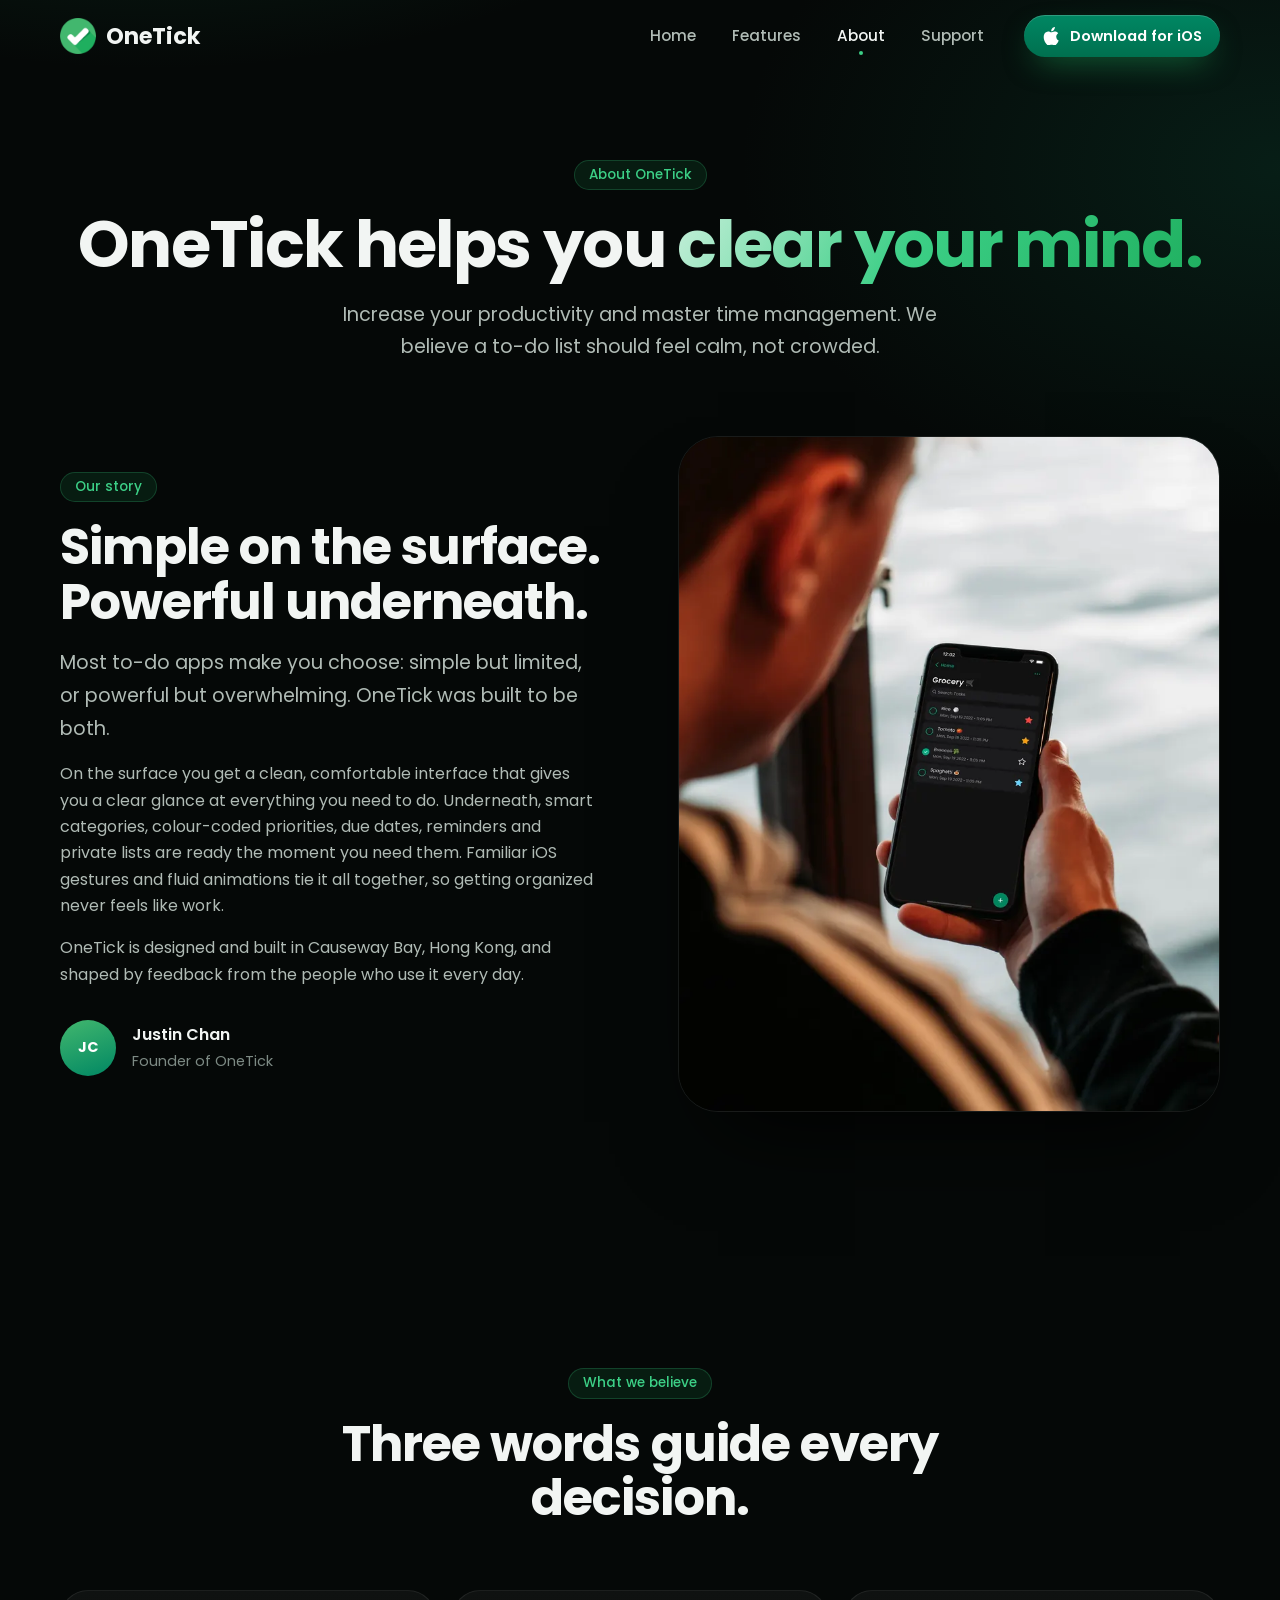
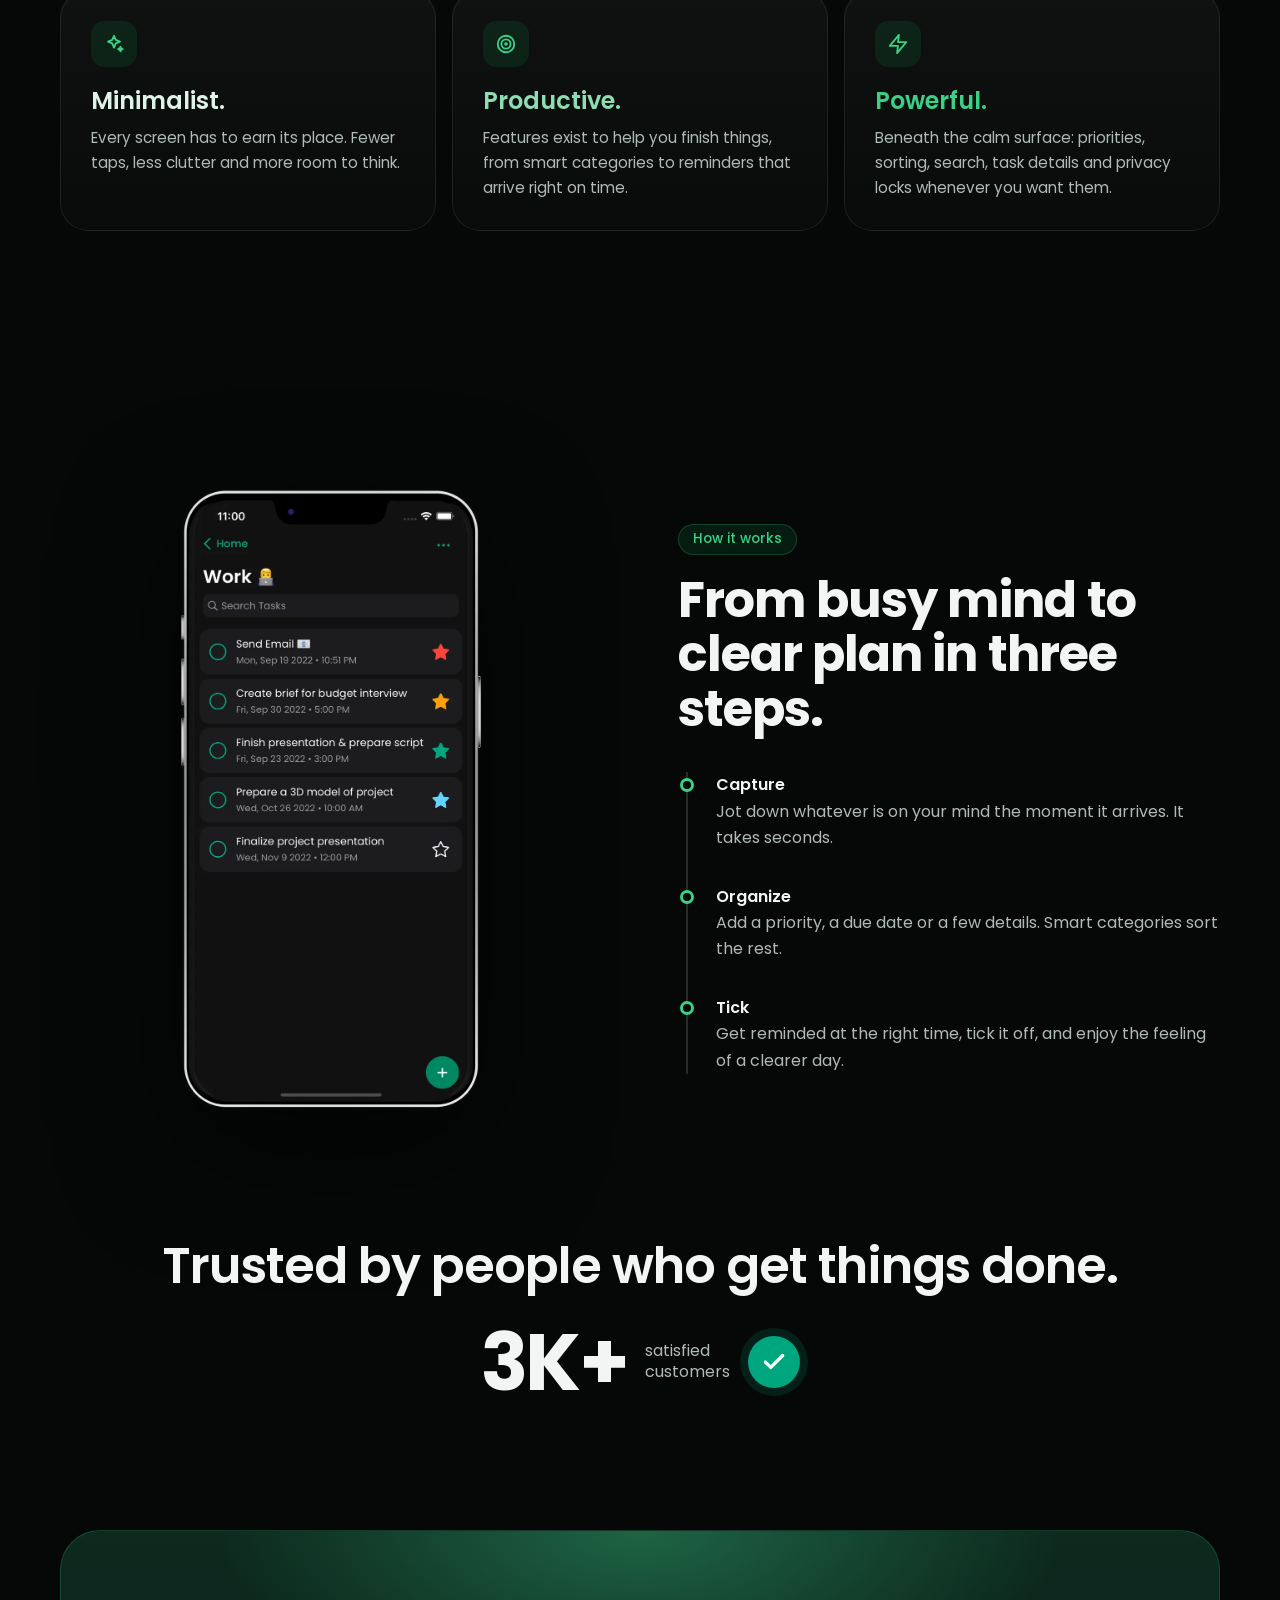
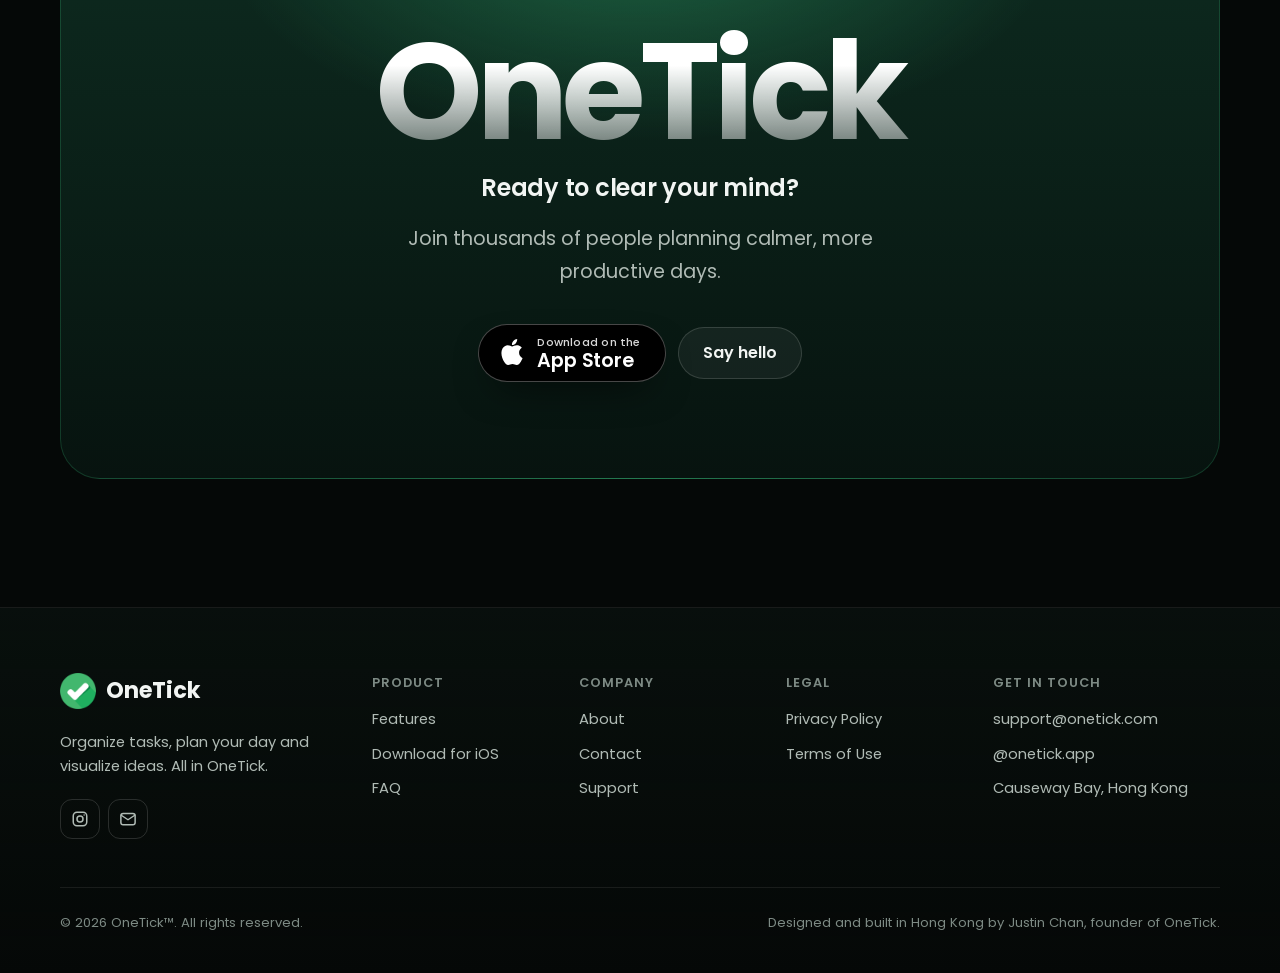
<file: about.html>
<!doctype html>
<html lang="en">
  <head>
    <meta charset="utf-8">
    <meta name="viewport" content="width=device-width, initial-scale=1, viewport-fit=cover">
    <title>About | OneTick</title>
    <meta name="description" content="OneTick helps you clear your mind. Learn why we built a to-do list that is minimalist, productive and powerful, and the principles behind it.">
    <meta name="theme-color" content="#050807">
    <link rel="canonical" href="https://onetick.tk/about.html">
    <link rel="icon" href="assets/img/favicon-32.png" sizes="32x32" type="image/png">
    <link rel="icon" href="assets/img/icon-192.png" sizes="192x192" type="image/png">
    <link rel="apple-touch-icon" href="assets/img/apple-touch-icon.png">
    <link rel="manifest" href="site.webmanifest">

    <meta property="og:type" content="website">
    <meta property="og:site_name" content="OneTick">
    <meta property="og:title" content="About | OneTick">
    <meta property="og:description" content="OneTick helps you clear your mind. Learn why we built a to-do list that is minimalist, productive and powerful, and the principles behind it.">
    <meta property="og:url" content="https://onetick.tk/about.html">
    <meta property="og:image" content="https://onetick.tk/assets/img/og-image.png">
    <meta property="og:image:width" content="1200">
    <meta property="og:image:height" content="630">
    <meta name="twitter:card" content="summary_large_image">

    <link rel="preconnect" href="https://fonts.googleapis.com">
    <link rel="preconnect" href="https://fonts.gstatic.com" crossorigin>
    <link rel="stylesheet" href="https://fonts.googleapis.com/css2?family=Poppins:wght@400;500;600;700&display=swap">
    <link rel="stylesheet" href="assets/css/style.css">
    <script src="assets/js/main.js" defer></script>
  </head>
  <body>
    <a class="skip-link" href="#main">Skip to content</a>

    <header class="site-header" data-header>
      <div class="container nav">
        <a class="brand" href="index.html" aria-label="OneTick home">
          <img src="assets/img/logo-180.png" alt="" width="36" height="36">
          <span>OneTick</span>
        </a>
        <nav class="nav-links" aria-label="Main">
            <a href="index.html">Home</a>
            <a href="features.html">Features</a>
            <a href="about.html" aria-current="page">About</a>
            <a href="support.html">Support</a>
        </nav>
        <a class="btn btn-primary btn-sm nav-cta" href="support.html" data-appstore><svg class="icon" viewBox="0 0 24 24" fill="currentColor" aria-hidden="true"><path d="M12.152 6.896c-.948 0-2.415-1.078-3.96-1.04-2.04.027-3.91 1.183-4.961 3.014-2.117 3.675-.546 9.103 1.519 12.09 1.013 1.454 2.208 3.09 3.792 3.039 1.52-.065 2.09-.987 3.935-.987 1.831 0 2.35.987 3.96.948 1.637-.026 2.676-1.48 3.676-2.948 1.156-1.688 1.636-3.325 1.662-3.415-.039-.013-3.182-1.221-3.22-4.857-.026-3.04 2.48-4.494 2.597-4.559-1.429-2.09-3.623-2.324-4.39-2.376-2-.156-3.675 1.09-4.61 1.09zM15.53 3.83c.843-1.012 1.4-2.427 1.245-3.83-1.207.052-2.662.805-3.532 1.818-.78.896-1.454 2.338-1.273 3.714 1.338.104 2.715-.688 3.559-1.701"/></svg> Download for iOS</a>
        <button class="nav-toggle" type="button" aria-expanded="false" aria-controls="mobile-menu" aria-label="Open menu">
          <svg class="icon icon-menu" viewBox="0 0 24 24" fill="none" stroke="currentColor" stroke-width="2" stroke-linecap="round" stroke-linejoin="round" aria-hidden="true"><path d="M4 7h16M4 12h16M4 17h10"/></svg><svg class="icon icon-close" viewBox="0 0 24 24" fill="none" stroke="currentColor" stroke-width="2" stroke-linecap="round" stroke-linejoin="round" aria-hidden="true"><path d="M18 6 6 18M6 6l12 12"/></svg>
        </button>
      </div>

      <div class="mobile-menu" id="mobile-menu">
        <nav aria-label="Mobile">
            <a href="index.html">Home<svg class="icon" viewBox="0 0 24 24" fill="none" stroke="currentColor" stroke-width="2" stroke-linecap="round" stroke-linejoin="round" aria-hidden="true"><path d="M5 12h14M13 6l6 6-6 6"/></svg></a>
            <a href="features.html">Features<svg class="icon" viewBox="0 0 24 24" fill="none" stroke="currentColor" stroke-width="2" stroke-linecap="round" stroke-linejoin="round" aria-hidden="true"><path d="M5 12h14M13 6l6 6-6 6"/></svg></a>
            <a href="about.html" aria-current="page">About<svg class="icon" viewBox="0 0 24 24" fill="none" stroke="currentColor" stroke-width="2" stroke-linecap="round" stroke-linejoin="round" aria-hidden="true"><path d="M5 12h14M13 6l6 6-6 6"/></svg></a>
            <a href="support.html">Support<svg class="icon" viewBox="0 0 24 24" fill="none" stroke="currentColor" stroke-width="2" stroke-linecap="round" stroke-linejoin="round" aria-hidden="true"><path d="M5 12h14M13 6l6 6-6 6"/></svg></a>
        </nav>
        <a class="btn btn-primary" href="support.html" data-appstore><svg class="icon" viewBox="0 0 24 24" fill="currentColor" aria-hidden="true"><path d="M12.152 6.896c-.948 0-2.415-1.078-3.96-1.04-2.04.027-3.91 1.183-4.961 3.014-2.117 3.675-.546 9.103 1.519 12.09 1.013 1.454 2.208 3.09 3.792 3.039 1.52-.065 2.09-.987 3.935-.987 1.831 0 2.35.987 3.96.948 1.637-.026 2.676-1.48 3.676-2.948 1.156-1.688 1.636-3.325 1.662-3.415-.039-.013-3.182-1.221-3.22-4.857-.026-3.04 2.48-4.494 2.597-4.559-1.429-2.09-3.623-2.324-4.39-2.376-2-.156-3.675 1.09-4.61 1.09zM15.53 3.83c.843-1.012 1.4-2.427 1.245-3.83-1.207.052-2.662.805-3.532 1.818-.78.896-1.454 2.338-1.273 3.714 1.338.104 2.715-.688 3.559-1.701"/></svg> Download for iOS</a>
        <div class="mobile-menu-foot">
          <a href="mailto:support@onetick.com">support@onetick.com</a>
          <a href="https://www.instagram.com/onetick.app/" target="_blank" rel="noopener">Instagram @onetick.app</a>
        </div>
      </div>
    </header>

    <main id="main">
      <section class="page-hero container">
        <span class="eyebrow plain">About OneTick</span>
        <h1 class="display">OneTick helps you <span class="gradient-text">clear your mind.</span></h1>
        <p class="lead">Increase your productivity and master time management. We believe a to-do list should feel calm, not crowded.</p>
      </section>

      <section class="section" style="padding-top: 0" aria-labelledby="story-title">
        <div class="container split">
          <div class="split-copy reveal">
            <span class="eyebrow plain">Our story</span>
            <h2 class="h2" id="story-title">Simple on the surface. Powerful underneath.</h2>
            <p class="lead">Most to-do apps make you choose: simple but limited, or powerful but overwhelming. OneTick was built to be both.</p>
            <p class="muted" style="margin-top: 16px">On the surface you get a clean, comfortable interface that gives you a clear glance at everything you need to do. Underneath, smart categories, colour-coded priorities, due dates, reminders and private lists are ready the moment you need them. Familiar iOS gestures and fluid animations tie it all together, so getting organized never feels like work.</p>
            <p class="muted" style="margin-top: 16px">OneTick is designed and built in Causeway Bay, Hong Kong, and shaped by feedback from the people who use it every day.</p>
            <div class="founder">
              <span class="initials" aria-hidden="true">JC</span>
              <div><b>Justin Chan</b><span>Founder of OneTick</span></div>
            </div>
          </div>
          <div class="split-media reveal">
            <figure class="photo">
              <img src="assets/img/lifestyle-800.webp" srcset="assets/img/lifestyle-800.webp 800w, assets/img/lifestyle-1400.webp 1400w" sizes="(max-width: 899px) 92vw, 560px" alt="A person holding an iPhone with the OneTick app open" width="800" height="1067" loading="lazy">
            </figure>
          </div>
        </div>
      </section>

      <section class="section" aria-labelledby="values-title">
        <div class="container">
          <div class="section-head center reveal">
            <span class="eyebrow plain">What we believe</span>
            <h2 class="h2" id="values-title" style="margin-top: 18px">Three words guide every decision.</h2>
          </div>
          <div class="values">
            <article class="card reveal">
              <span class="card-icon"><svg class="icon" viewBox="0 0 24 24" fill="none" stroke="currentColor" stroke-width="2" stroke-linecap="round" stroke-linejoin="round" aria-hidden="true"><path d="m12 3 1.9 4.6L18.5 9.5l-4.6 1.9L12 16l-1.9-4.6L5.5 9.5l4.6-1.9z"/><path d="m19 15 .7 1.8 1.8.7-1.8.7L19 20l-.7-1.8-1.8-.7 1.8-.7z"/></svg></span>
              <h3>Minimalist.</h3>
              <p>Every screen has to earn its place. Fewer taps, less clutter and more room to think.</p>
            </article>
            <article class="card reveal" style="--delay: 0.08s">
              <span class="card-icon"><svg class="icon" viewBox="0 0 24 24" fill="none" stroke="currentColor" stroke-width="2" stroke-linecap="round" stroke-linejoin="round" aria-hidden="true"><circle cx="12" cy="12" r="9"/><circle cx="12" cy="12" r="5"/><circle cx="12" cy="12" r="1"/></svg></span>
              <h3>Productive.</h3>
              <p>Features exist to help you finish things, from smart categories to reminders that arrive right on time.</p>
            </article>
            <article class="card reveal" style="--delay: 0.16s">
              <span class="card-icon"><svg class="icon" viewBox="0 0 24 24" fill="none" stroke="currentColor" stroke-width="2" stroke-linecap="round" stroke-linejoin="round" aria-hidden="true"><path d="M13 2 3 14h9l-1 8 10-12h-9z"/></svg></span>
              <h3>Powerful.</h3>
              <p>Beneath the calm surface: priorities, sorting, search, task details and privacy locks whenever you want them.</p>
            </article>
          </div>
        </div>
      </section>

      <section class="section" aria-labelledby="how-title">
        <div class="container split split-reverse">
          <div class="split-copy reveal">
            <span class="eyebrow plain">How it works</span>
            <h2 class="h2" id="how-title">From busy mind to clear plan in three steps.</h2>
            <ol class="timeline" style="margin-top: 36px">
              <li><b>Capture</b><span>Jot down whatever is on your mind the moment it arrives. It takes seconds.</span></li>
              <li><b>Organize</b><span>Add a priority, a due date or a few details. Smart categories sort the rest.</span></li>
              <li><b>Tick</b><span>Get reminded at the right time, tick it off, and enjoy the feeling of a clearer day.</span></li>
            </ol>
          </div>
          <div class="split-media reveal">
            <img class="screen-solo" src="assets/img/mockup-list.webp" alt="A OneTick list of work tasks with due dates and priority stars" width="720" height="1497" loading="lazy" style="filter: drop-shadow(0 40px 60px rgba(0,0,0,.6))">
          </div>
        </div>
      </section>

      <section class="section stats" style="padding-top: 0">
        <div class="container reveal">
          <h2 class="h2">Trusted by people who get things done.</h2>
          <div class="stat-big">
            <strong>3K+</strong>
            <span>satisfied<br>customers</span>
            <span class="badge"><svg class="icon" viewBox="0 0 24 24" fill="none" stroke="currentColor" stroke-width="2" stroke-linecap="round" stroke-linejoin="round" aria-hidden="true"><path d="M20 6 9 17l-5-5"/></svg></span>
          </div>
        </div>
      </section>

      <section class="container" aria-labelledby="cta-title">
        <div class="cta-band reveal">
          <p class="wordmark" aria-hidden="true">OneTick</p>
          <h2 class="h3" id="cta-title" style="margin-top: 16px">Ready to clear your mind?</h2>
          <p class="lead">Join thousands of people planning calmer, more productive days.</p>
          <div class="btn-row"><a class="btn btn-store" href="support.html" data-appstore><svg class="icon" viewBox="0 0 24 24" fill="currentColor" aria-hidden="true"><path d="M12.152 6.896c-.948 0-2.415-1.078-3.96-1.04-2.04.027-3.91 1.183-4.961 3.014-2.117 3.675-.546 9.103 1.519 12.09 1.013 1.454 2.208 3.09 3.792 3.039 1.52-.065 2.09-.987 3.935-.987 1.831 0 2.35.987 3.96.948 1.637-.026 2.676-1.48 3.676-2.948 1.156-1.688 1.636-3.325 1.662-3.415-.039-.013-3.182-1.221-3.22-4.857-.026-3.04 2.48-4.494 2.597-4.559-1.429-2.09-3.623-2.324-4.39-2.376-2-.156-3.675 1.09-4.61 1.09zM15.53 3.83c.843-1.012 1.4-2.427 1.245-3.83-1.207.052-2.662.805-3.532 1.818-.78.896-1.454 2.338-1.273 3.714 1.338.104 2.715-.688 3.559-1.701"/></svg><span><small>Download on the</small><strong>App Store</strong></span></a><a class="btn btn-ghost" href="support.html#contact">Say hello</a></div>
        </div>
      </section>
    </main>

    <footer class="site-footer">
      <div class="container footer-grid">
        <div class="footer-brand">
          <a class="brand" href="index.html" aria-label="OneTick home">
            <img src="assets/img/logo-180.png" alt="" width="36" height="36">
            <span>OneTick</span>
          </a>
          <p>Organize tasks, plan your day and visualize ideas. All in OneTick.</p>
          <div class="socials">
            <a href="https://www.instagram.com/onetick.app/" target="_blank" rel="noopener" aria-label="OneTick on Instagram"><svg class="icon" viewBox="0 0 24 24" fill="none" stroke="currentColor" stroke-width="2" stroke-linecap="round" stroke-linejoin="round" aria-hidden="true"><rect x="3" y="3" width="18" height="18" rx="5"/><circle cx="12" cy="12" r="4"/><path d="M17.5 6.5h.01"/></svg></a>
            <a href="mailto:support@onetick.com" aria-label="Email OneTick support"><svg class="icon" viewBox="0 0 24 24" fill="none" stroke="currentColor" stroke-width="2" stroke-linecap="round" stroke-linejoin="round" aria-hidden="true"><rect x="2.5" y="4.5" width="19" height="15" rx="3"/><path d="m3 7 9 6 9-6"/></svg></a>
          </div>
        </div>
        <div>
          <h2>Product</h2>
          <ul>
            <li><a href="features.html">Features</a></li>
            <li><a href="support.html" data-appstore>Download for iOS</a></li>
            <li><a href="support.html#faq">FAQ</a></li>
          </ul>
        </div>
        <div>
          <h2>Company</h2>
          <ul>
            <li><a href="about.html">About</a></li>
            <li><a href="support.html#contact">Contact</a></li>
            <li><a href="support.html">Support</a></li>
          </ul>
        </div>
        <div>
          <h2>Legal</h2>
          <ul>
            <li><a href="privacy.html">Privacy Policy</a></li>
            <li><a href="terms.html">Terms of Use</a></li>
          </ul>
        </div>
        <div class="footer-contact">
          <h2>Get in touch</h2>
          <address>
            <a href="mailto:support@onetick.com">support@onetick.com</a>
            <a href="https://www.instagram.com/onetick.app/" target="_blank" rel="noopener">@onetick.app</a>
            <span>Causeway Bay, Hong Kong</span>
          </address>
        </div>
      </div>
      <div class="container footer-bottom">
        <p>© <span data-year>2026</span> OneTick™. All rights reserved.</p>
        <p>Designed and built in Hong Kong by Justin Chan, founder of OneTick.</p>
      </div>
    </footer>
  </body>
</html>
</file>
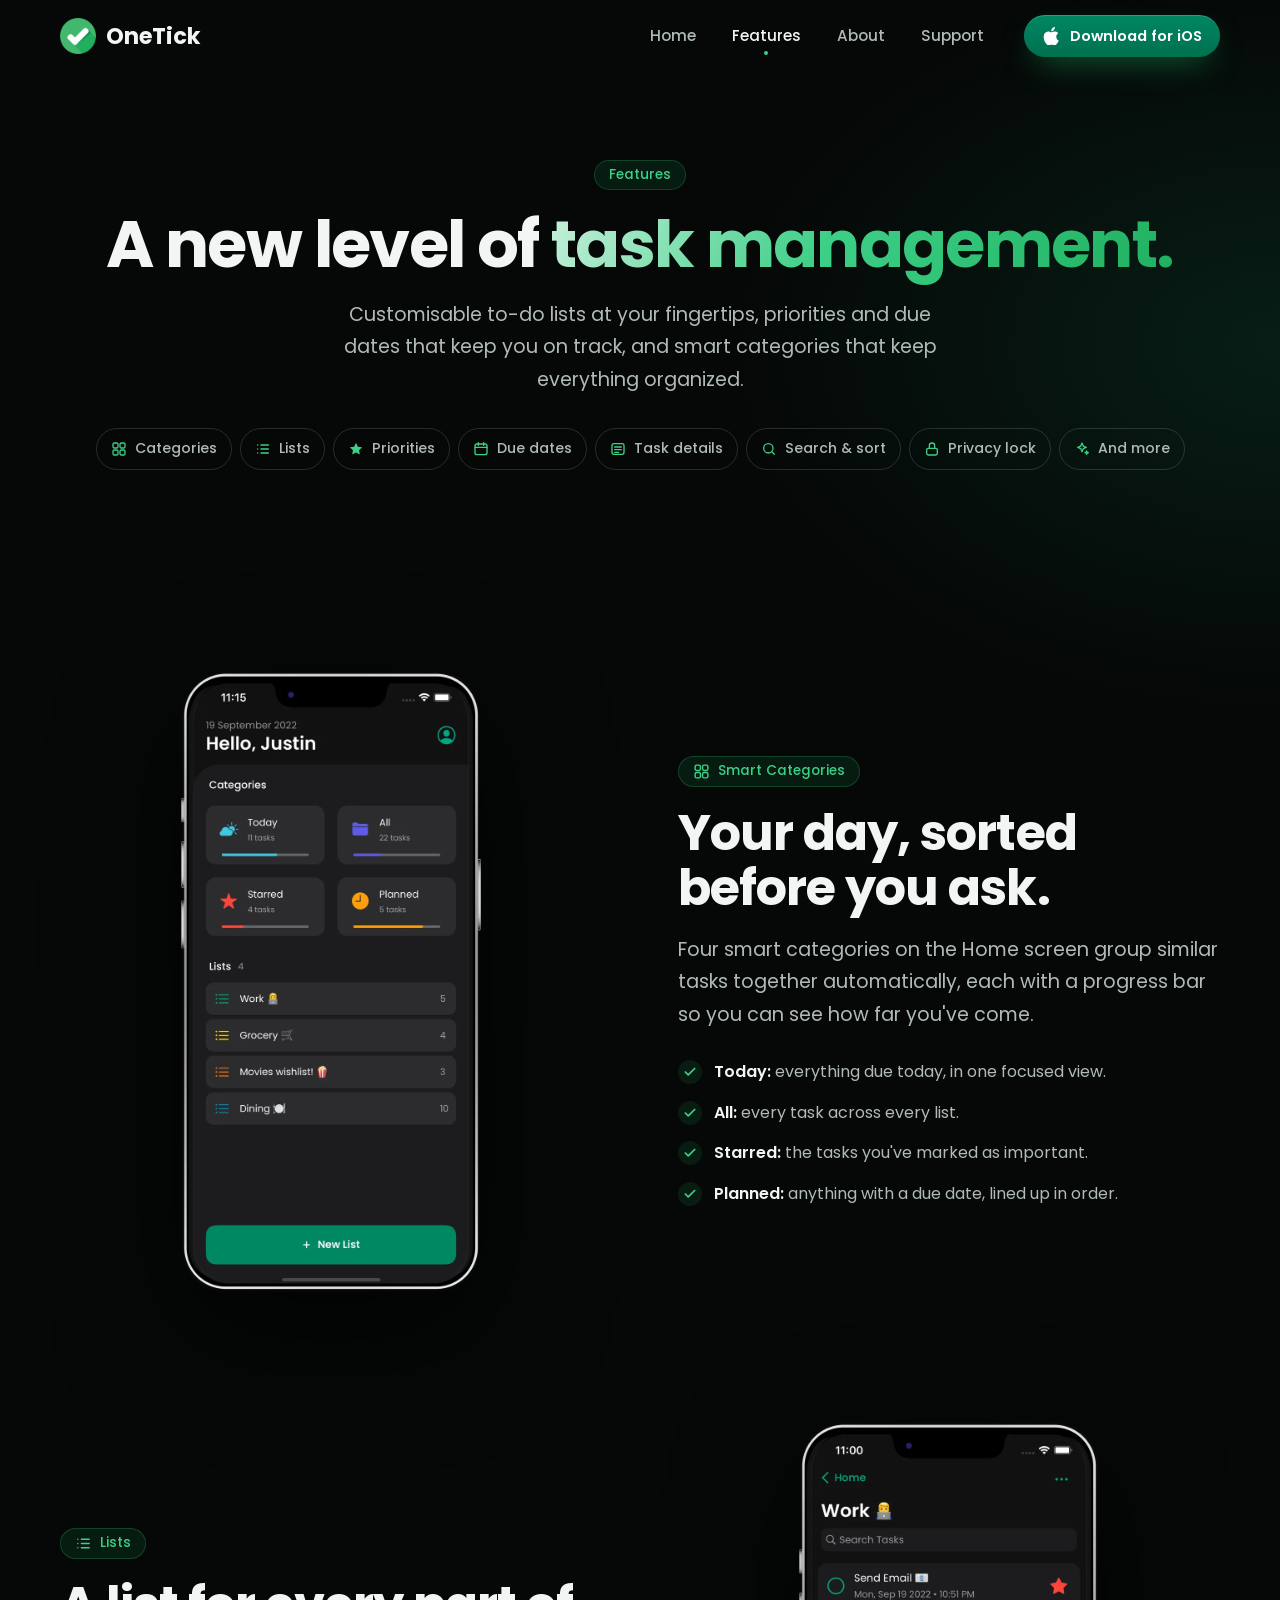
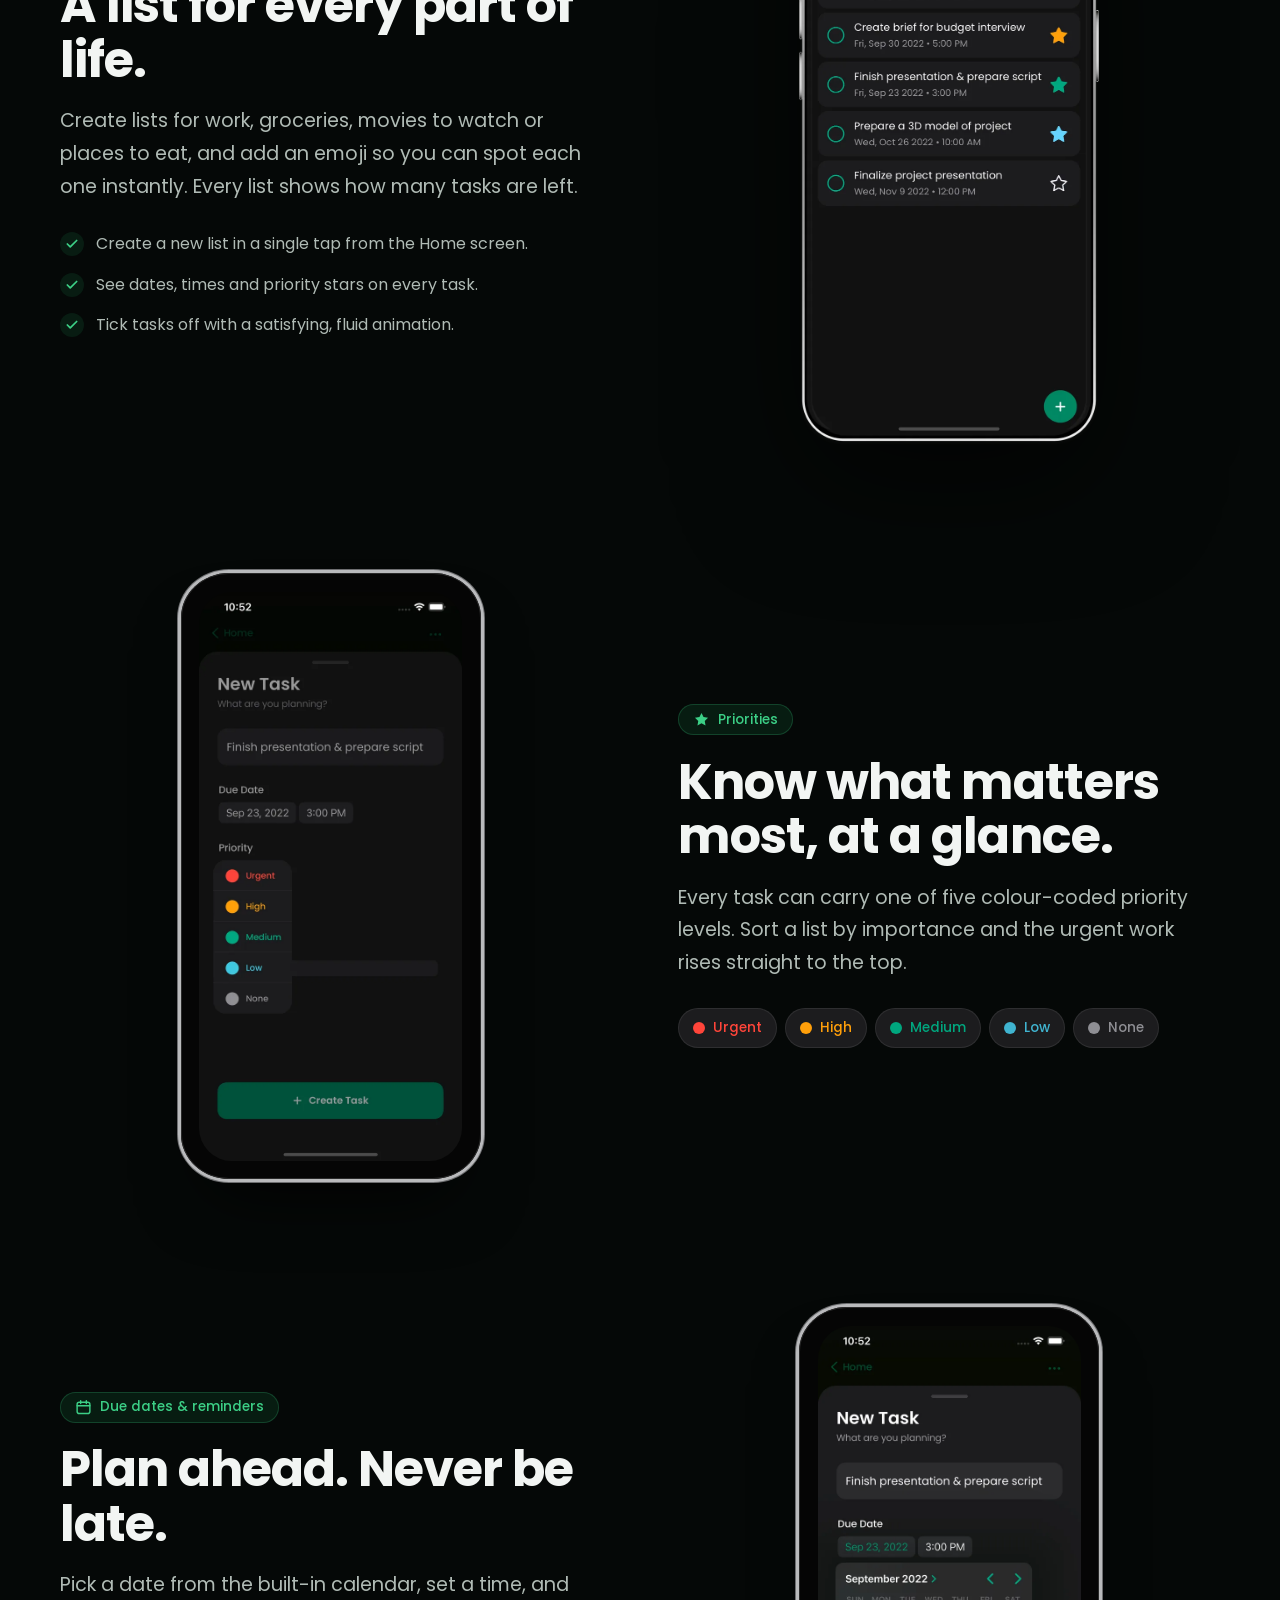
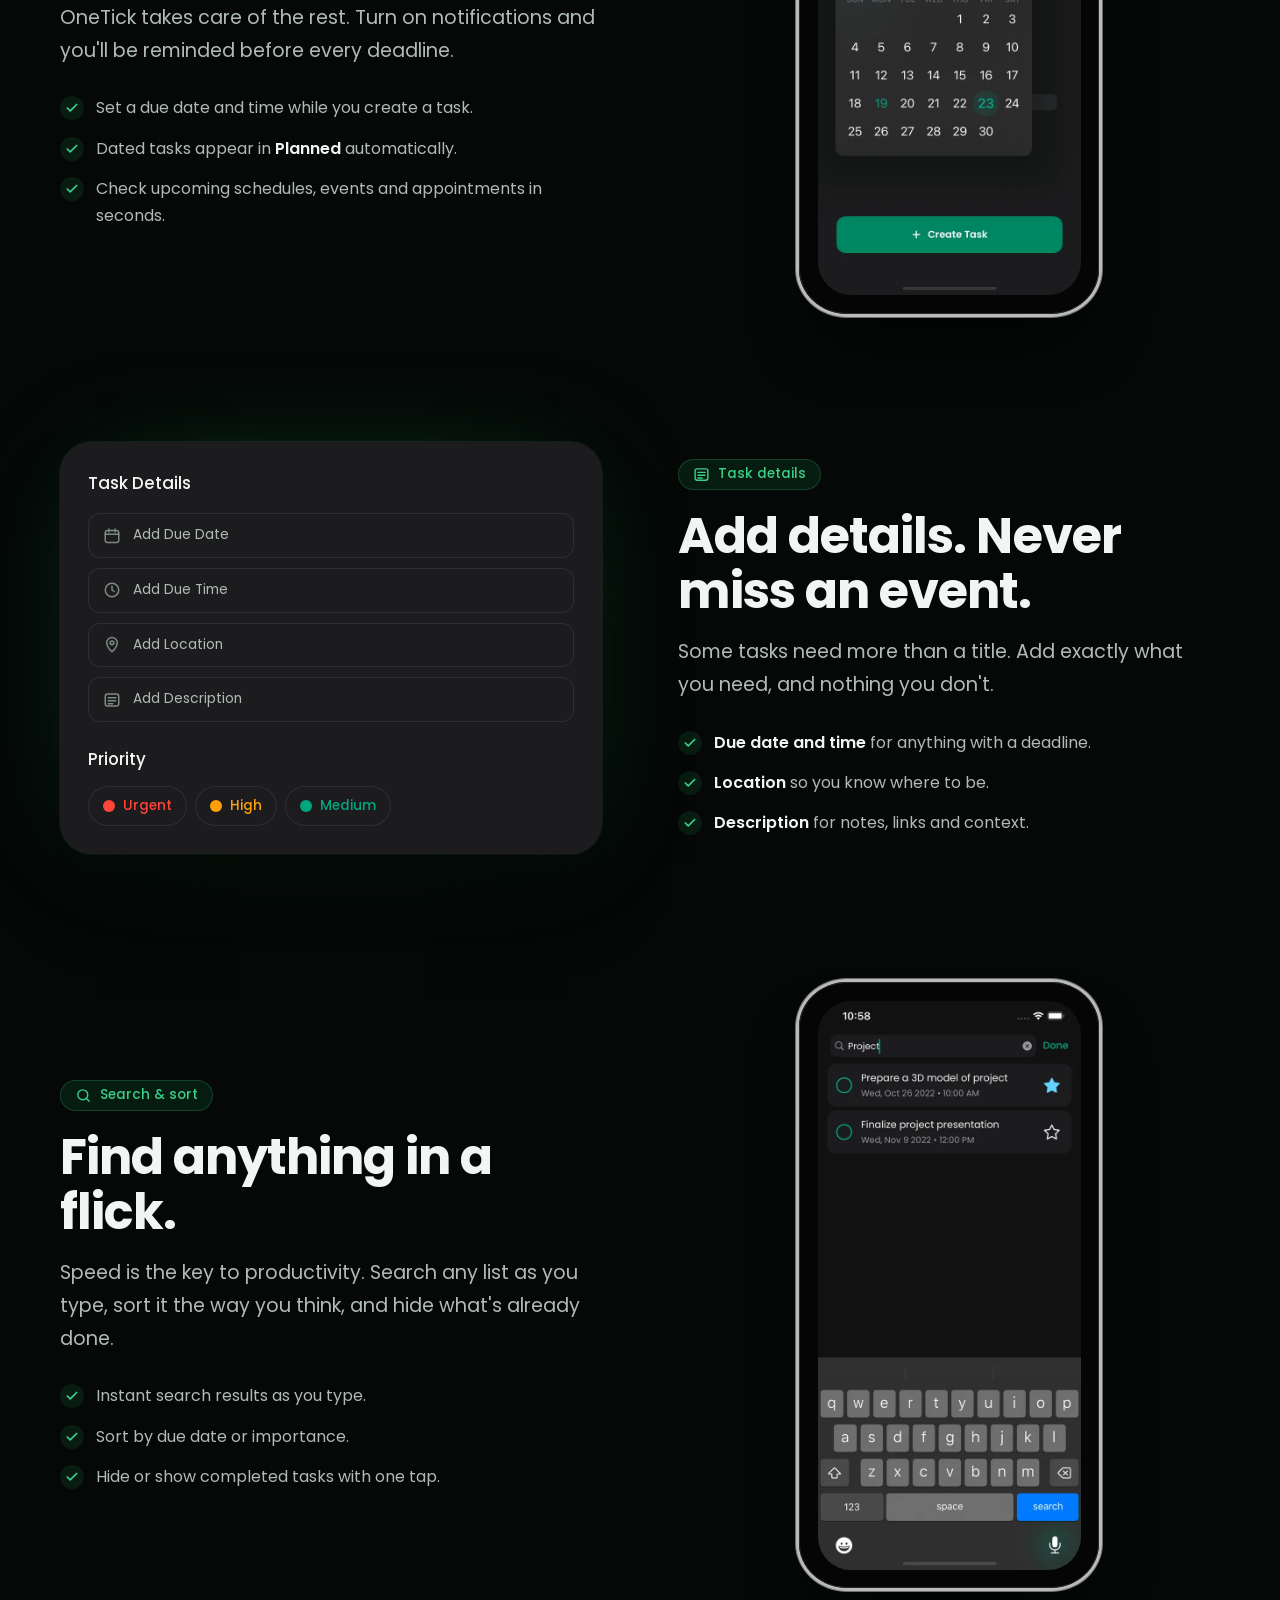
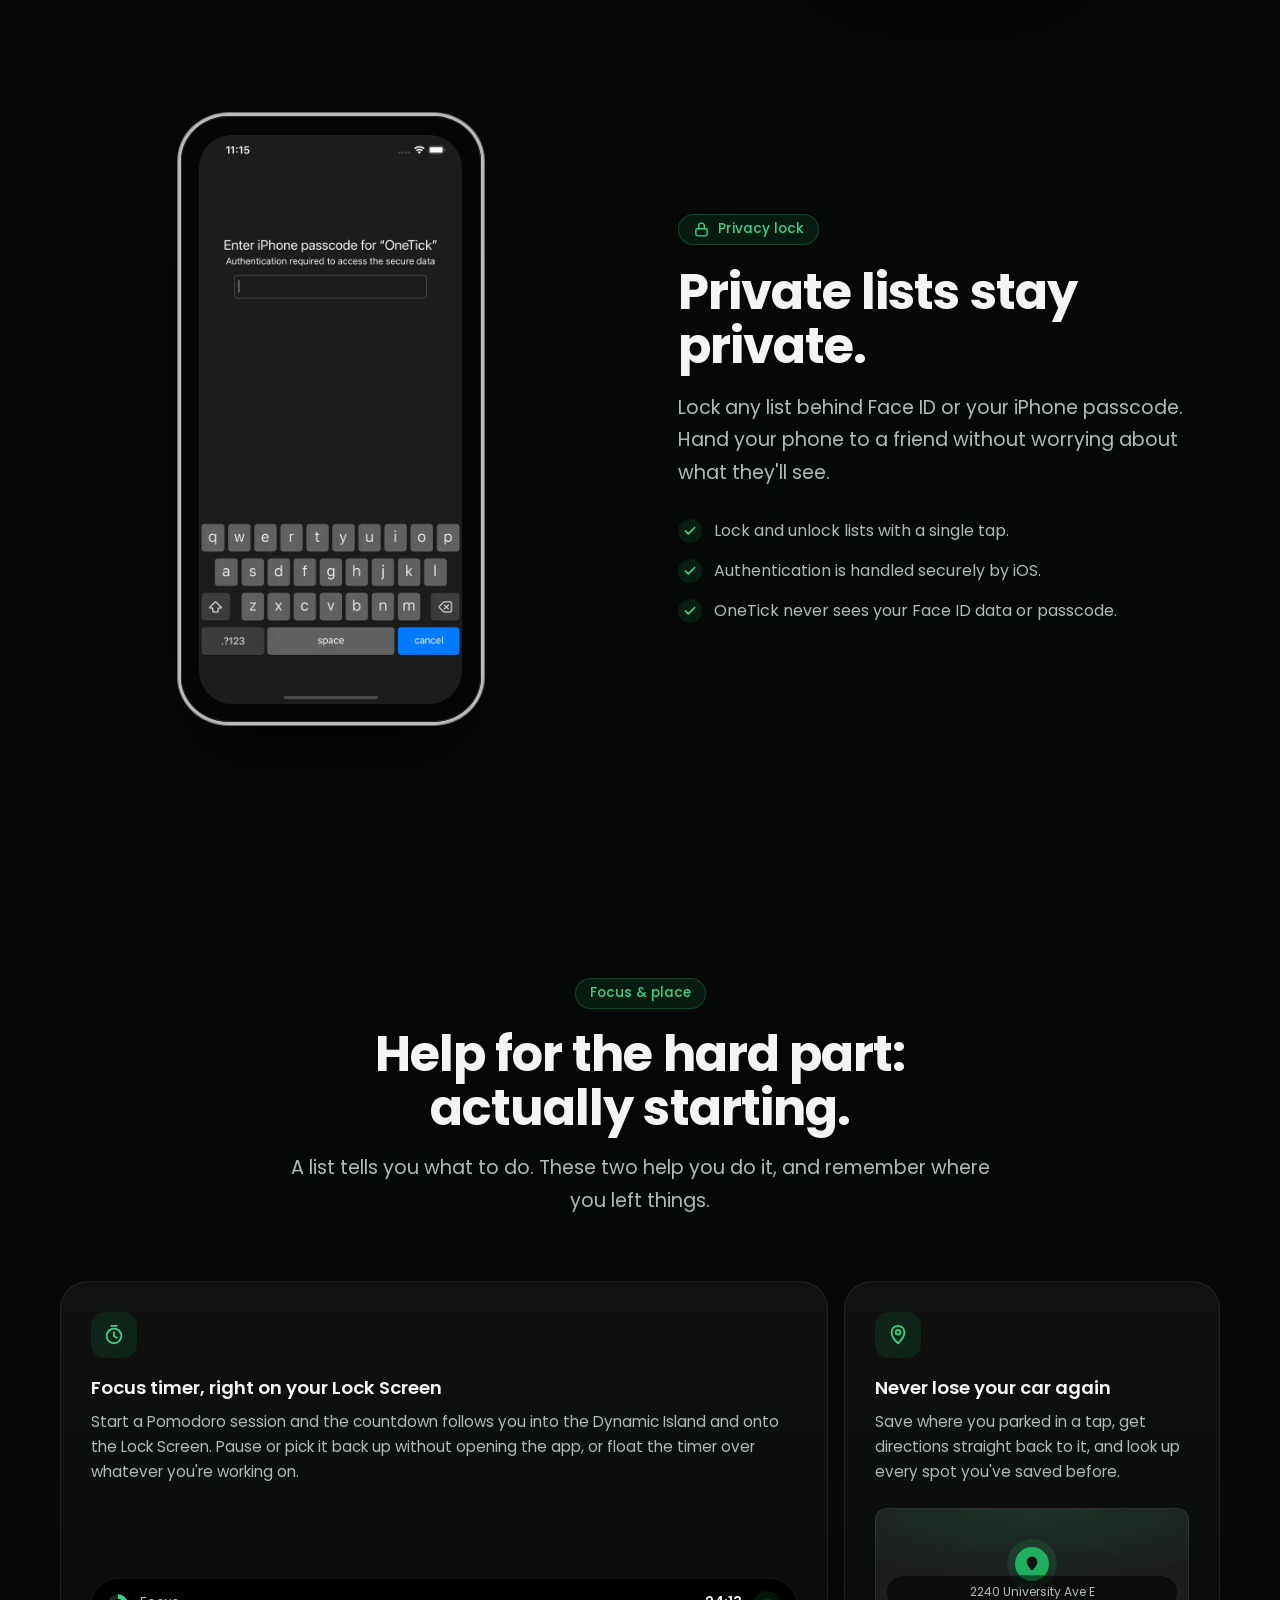
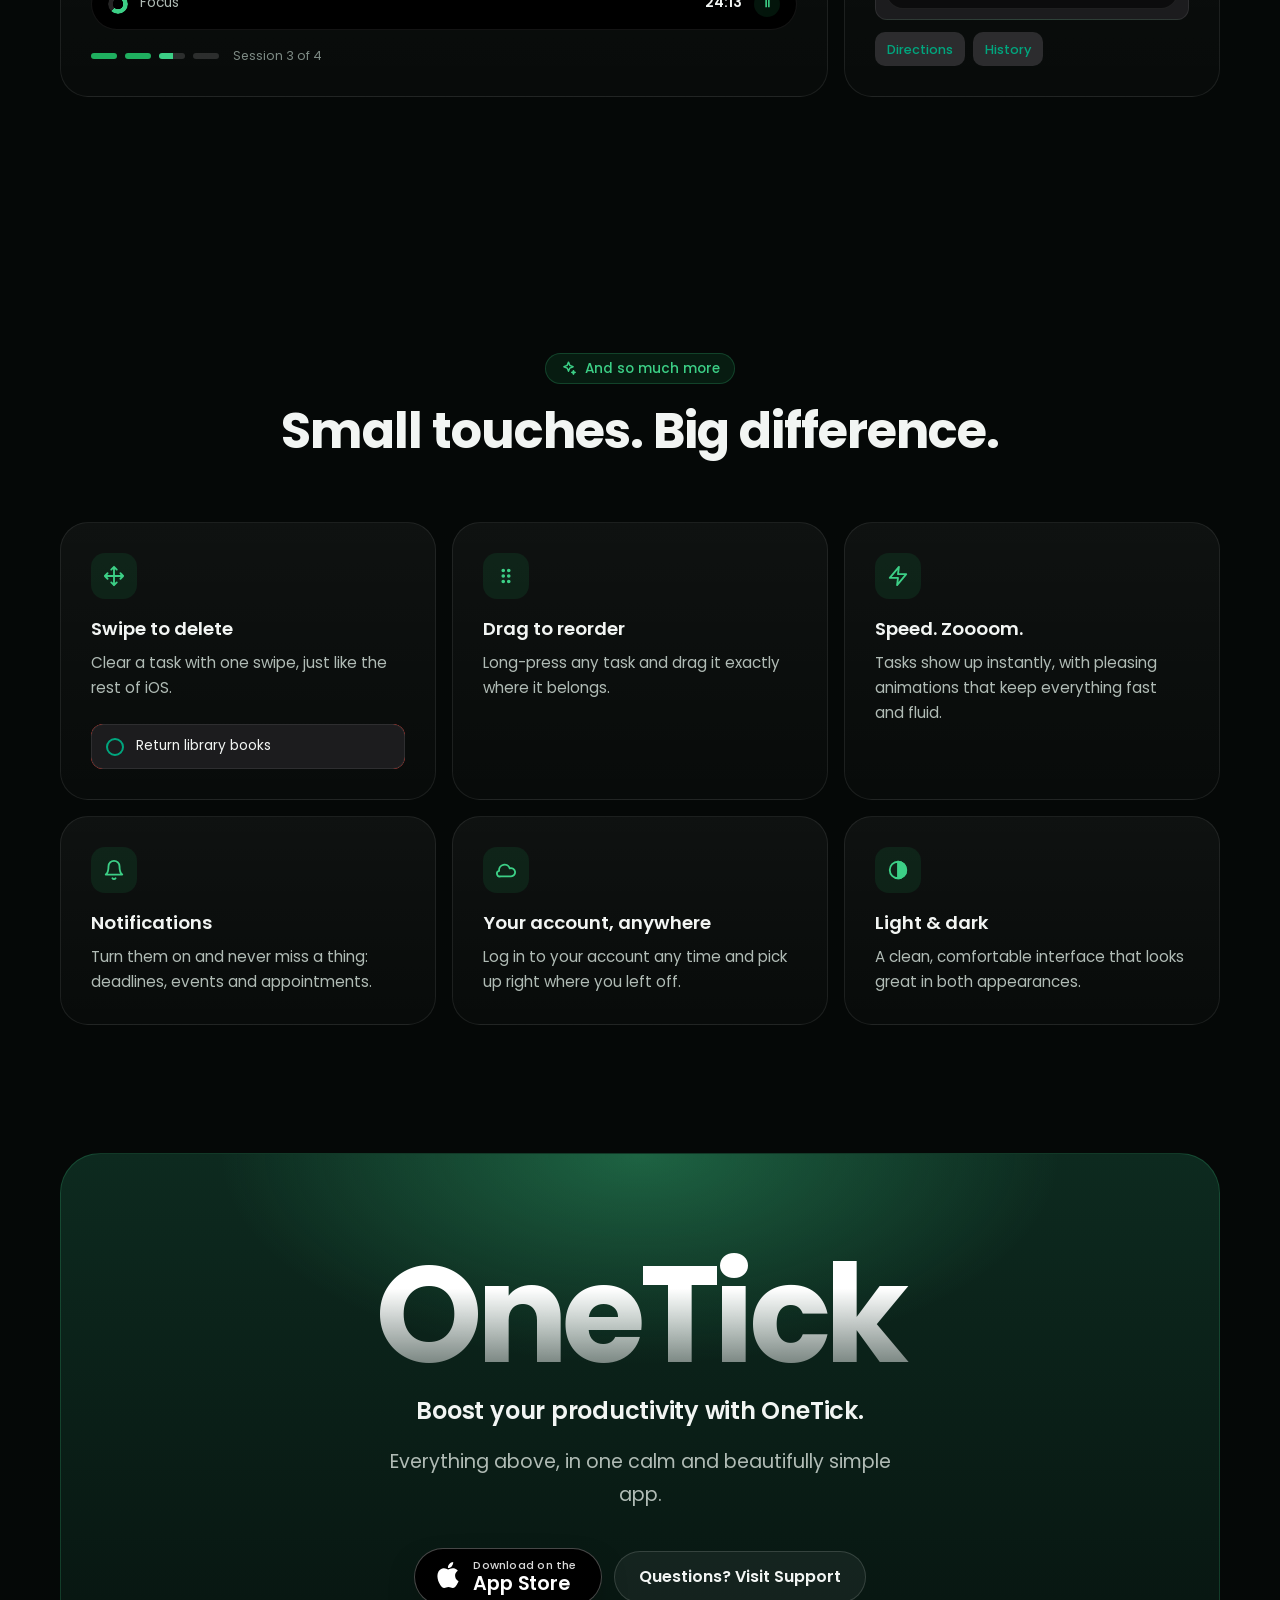
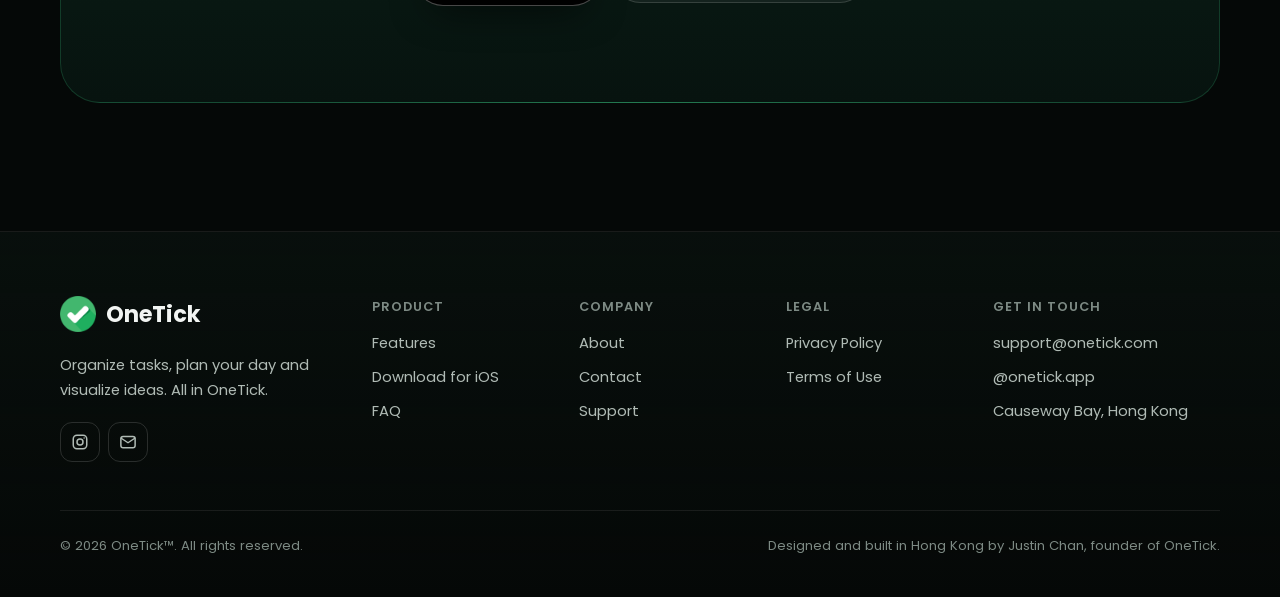
<file: features.html>
<!doctype html>
<html lang="en">
  <head>
    <meta charset="utf-8">
    <meta name="viewport" content="width=device-width, initial-scale=1, viewport-fit=cover">
    <title>Features | OneTick</title>
    <meta name="description" content="Smart categories, emoji lists, five priority levels, due dates and reminders, task details, search and sort, Face ID lock and more. See everything OneTick can do.">
    <meta name="theme-color" content="#050807">
    <link rel="canonical" href="https://onetick.tk/features.html">
    <link rel="icon" href="assets/img/favicon-32.png" sizes="32x32" type="image/png">
    <link rel="icon" href="assets/img/icon-192.png" sizes="192x192" type="image/png">
    <link rel="apple-touch-icon" href="assets/img/apple-touch-icon.png">
    <link rel="manifest" href="site.webmanifest">

    <meta property="og:type" content="website">
    <meta property="og:site_name" content="OneTick">
    <meta property="og:title" content="Features | OneTick">
    <meta property="og:description" content="Smart categories, emoji lists, five priority levels, due dates and reminders, task details, search and sort, Face ID lock and more. See everything OneTick can do.">
    <meta property="og:url" content="https://onetick.tk/features.html">
    <meta property="og:image" content="https://onetick.tk/assets/img/og-image.png">
    <meta property="og:image:width" content="1200">
    <meta property="og:image:height" content="630">
    <meta name="twitter:card" content="summary_large_image">

    <link rel="preconnect" href="https://fonts.googleapis.com">
    <link rel="preconnect" href="https://fonts.gstatic.com" crossorigin>
    <link rel="stylesheet" href="https://fonts.googleapis.com/css2?family=Poppins:wght@400;500;600;700&display=swap">
    <link rel="stylesheet" href="assets/css/style.css">
    <script src="assets/js/main.js" defer></script>
  </head>
  <body>
    <a class="skip-link" href="#main">Skip to content</a>

    <header class="site-header" data-header>
      <div class="container nav">
        <a class="brand" href="index.html" aria-label="OneTick home">
          <img src="assets/img/logo-180.png" alt="" width="36" height="36">
          <span>OneTick</span>
        </a>
        <nav class="nav-links" aria-label="Main">
            <a href="index.html">Home</a>
            <a href="features.html" aria-current="page">Features</a>
            <a href="about.html">About</a>
            <a href="support.html">Support</a>
        </nav>
        <a class="btn btn-primary btn-sm nav-cta" href="support.html" data-appstore><svg class="icon" viewBox="0 0 24 24" fill="currentColor" aria-hidden="true"><path d="M12.152 6.896c-.948 0-2.415-1.078-3.96-1.04-2.04.027-3.91 1.183-4.961 3.014-2.117 3.675-.546 9.103 1.519 12.09 1.013 1.454 2.208 3.09 3.792 3.039 1.52-.065 2.09-.987 3.935-.987 1.831 0 2.35.987 3.96.948 1.637-.026 2.676-1.48 3.676-2.948 1.156-1.688 1.636-3.325 1.662-3.415-.039-.013-3.182-1.221-3.22-4.857-.026-3.04 2.48-4.494 2.597-4.559-1.429-2.09-3.623-2.324-4.39-2.376-2-.156-3.675 1.09-4.61 1.09zM15.53 3.83c.843-1.012 1.4-2.427 1.245-3.83-1.207.052-2.662.805-3.532 1.818-.78.896-1.454 2.338-1.273 3.714 1.338.104 2.715-.688 3.559-1.701"/></svg> Download for iOS</a>
        <button class="nav-toggle" type="button" aria-expanded="false" aria-controls="mobile-menu" aria-label="Open menu">
          <svg class="icon icon-menu" viewBox="0 0 24 24" fill="none" stroke="currentColor" stroke-width="2" stroke-linecap="round" stroke-linejoin="round" aria-hidden="true"><path d="M4 7h16M4 12h16M4 17h10"/></svg><svg class="icon icon-close" viewBox="0 0 24 24" fill="none" stroke="currentColor" stroke-width="2" stroke-linecap="round" stroke-linejoin="round" aria-hidden="true"><path d="M18 6 6 18M6 6l12 12"/></svg>
        </button>
      </div>

      <div class="mobile-menu" id="mobile-menu">
        <nav aria-label="Mobile">
            <a href="index.html">Home<svg class="icon" viewBox="0 0 24 24" fill="none" stroke="currentColor" stroke-width="2" stroke-linecap="round" stroke-linejoin="round" aria-hidden="true"><path d="M5 12h14M13 6l6 6-6 6"/></svg></a>
            <a href="features.html" aria-current="page">Features<svg class="icon" viewBox="0 0 24 24" fill="none" stroke="currentColor" stroke-width="2" stroke-linecap="round" stroke-linejoin="round" aria-hidden="true"><path d="M5 12h14M13 6l6 6-6 6"/></svg></a>
            <a href="about.html">About<svg class="icon" viewBox="0 0 24 24" fill="none" stroke="currentColor" stroke-width="2" stroke-linecap="round" stroke-linejoin="round" aria-hidden="true"><path d="M5 12h14M13 6l6 6-6 6"/></svg></a>
            <a href="support.html">Support<svg class="icon" viewBox="0 0 24 24" fill="none" stroke="currentColor" stroke-width="2" stroke-linecap="round" stroke-linejoin="round" aria-hidden="true"><path d="M5 12h14M13 6l6 6-6 6"/></svg></a>
        </nav>
        <a class="btn btn-primary" href="support.html" data-appstore><svg class="icon" viewBox="0 0 24 24" fill="currentColor" aria-hidden="true"><path d="M12.152 6.896c-.948 0-2.415-1.078-3.96-1.04-2.04.027-3.91 1.183-4.961 3.014-2.117 3.675-.546 9.103 1.519 12.09 1.013 1.454 2.208 3.09 3.792 3.039 1.52-.065 2.09-.987 3.935-.987 1.831 0 2.35.987 3.96.948 1.637-.026 2.676-1.48 3.676-2.948 1.156-1.688 1.636-3.325 1.662-3.415-.039-.013-3.182-1.221-3.22-4.857-.026-3.04 2.48-4.494 2.597-4.559-1.429-2.09-3.623-2.324-4.39-2.376-2-.156-3.675 1.09-4.61 1.09zM15.53 3.83c.843-1.012 1.4-2.427 1.245-3.83-1.207.052-2.662.805-3.532 1.818-.78.896-1.454 2.338-1.273 3.714 1.338.104 2.715-.688 3.559-1.701"/></svg> Download for iOS</a>
        <div class="mobile-menu-foot">
          <a href="mailto:support@onetick.com">support@onetick.com</a>
          <a href="https://www.instagram.com/onetick.app/" target="_blank" rel="noopener">Instagram @onetick.app</a>
        </div>
      </div>
    </header>

    <main id="main">
      <section class="page-hero container">
        <span class="eyebrow plain">Features</span>
        <h1 class="display">A new level of <span class="gradient-text">task management.</span></h1>
        <p class="lead">Customisable to-do lists at your fingertips, priorities and due dates that keep you on track, and smart categories that keep everything organized.</p>
        <nav class="jump-links" aria-label="Jump to a feature">
          <a href="#categories"><svg class="icon" viewBox="0 0 24 24" fill="none" stroke="currentColor" stroke-width="2" stroke-linecap="round" stroke-linejoin="round" aria-hidden="true"><rect x="3" y="3" width="7.5" height="7.5" rx="2"/><rect x="13.5" y="3" width="7.5" height="7.5" rx="2"/><rect x="3" y="13.5" width="7.5" height="7.5" rx="2"/><rect x="13.5" y="13.5" width="7.5" height="7.5" rx="2"/></svg> Categories</a>
          <a href="#lists"><svg class="icon" viewBox="0 0 24 24" fill="none" stroke="currentColor" stroke-width="2" stroke-linecap="round" stroke-linejoin="round" aria-hidden="true"><path d="M9 6h11M9 12h11M9 18h11M4 6h.01M4 12h.01M4 18h.01"/></svg> Lists</a>
          <a href="#priorities"><svg class="icon" viewBox="0 0 24 24" fill="currentColor" aria-hidden="true"><path d="m12 2.8 2.85 5.78 6.38.93-4.62 4.5 1.09 6.35L12 17.36l-5.7 3 1.09-6.35-4.62-4.5 6.38-.93z"/></svg> Priorities</a>
          <a href="#due-dates"><svg class="icon" viewBox="0 0 24 24" fill="none" stroke="currentColor" stroke-width="2" stroke-linecap="round" stroke-linejoin="round" aria-hidden="true"><rect x="3" y="4.5" width="18" height="16" rx="3"/><path d="M3 9.5h18M8 2.5v4M16 2.5v4"/></svg> Due dates</a>
          <a href="#details"><svg class="icon" viewBox="0 0 24 24" fill="none" stroke="currentColor" stroke-width="2" stroke-linecap="round" stroke-linejoin="round" aria-hidden="true"><rect x="3" y="4" width="18" height="16" rx="3"/><path d="M7 9h10M7 13h10M7 17h6"/></svg> Task details</a>
          <a href="#search"><svg class="icon" viewBox="0 0 24 24" fill="none" stroke="currentColor" stroke-width="2" stroke-linecap="round" stroke-linejoin="round" aria-hidden="true"><circle cx="11" cy="11" r="7"/><path d="m20 20-3.5-3.5"/></svg> Search &amp; sort</a>
          <a href="#privacy"><svg class="icon" viewBox="0 0 24 24" fill="none" stroke="currentColor" stroke-width="2" stroke-linecap="round" stroke-linejoin="round" aria-hidden="true"><rect x="4" y="11" width="16" height="10" rx="2.5"/><path d="M8 11V7a4 4 0 0 1 8 0v4"/></svg> Privacy lock</a>
          <a href="#more"><svg class="icon" viewBox="0 0 24 24" fill="none" stroke="currentColor" stroke-width="2" stroke-linecap="round" stroke-linejoin="round" aria-hidden="true"><path d="m12 3 1.9 4.6L18.5 9.5l-4.6 1.9L12 16l-1.9-4.6L5.5 9.5l4.6-1.9z"/><path d="m19 15 .7 1.8 1.8.7-1.8.7L19 20l-.7-1.8-1.8-.7 1.8-.7z"/></svg> And more</a>
        </nav>
      </section>

      <div class="section container">
        <section class="split split-reverse" id="categories" aria-labelledby="categories-title">
          <div class="split-copy reveal">
            <span class="eyebrow plain"><svg class="icon" viewBox="0 0 24 24" fill="none" stroke="currentColor" stroke-width="2" stroke-linecap="round" stroke-linejoin="round" aria-hidden="true"><rect x="3" y="3" width="7.5" height="7.5" rx="2"/><rect x="13.5" y="3" width="7.5" height="7.5" rx="2"/><rect x="3" y="13.5" width="7.5" height="7.5" rx="2"/><rect x="13.5" y="13.5" width="7.5" height="7.5" rx="2"/></svg> Smart Categories</span>
            <h2 class="h2" id="categories-title">Your day, sorted before you ask.</h2>
            <p class="lead">Four smart categories on the Home screen group similar tasks together automatically, each with a progress bar so you can see how far you've come.</p>
            <ul class="check-list">
              <li><span class="bullet"><svg class="icon" viewBox="0 0 24 24" fill="none" stroke="currentColor" stroke-width="2" stroke-linecap="round" stroke-linejoin="round" aria-hidden="true"><path d="M20 6 9 17l-5-5"/></svg></span><span><strong>Today:</strong> everything due today, in one focused view.</span></li>
              <li><span class="bullet"><svg class="icon" viewBox="0 0 24 24" fill="none" stroke="currentColor" stroke-width="2" stroke-linecap="round" stroke-linejoin="round" aria-hidden="true"><path d="M20 6 9 17l-5-5"/></svg></span><span><strong>All:</strong> every task across every list.</span></li>
              <li><span class="bullet"><svg class="icon" viewBox="0 0 24 24" fill="none" stroke="currentColor" stroke-width="2" stroke-linecap="round" stroke-linejoin="round" aria-hidden="true"><path d="M20 6 9 17l-5-5"/></svg></span><span><strong>Starred:</strong> the tasks you've marked as important.</span></li>
              <li><span class="bullet"><svg class="icon" viewBox="0 0 24 24" fill="none" stroke="currentColor" stroke-width="2" stroke-linecap="round" stroke-linejoin="round" aria-hidden="true"><path d="M20 6 9 17l-5-5"/></svg></span><span><strong>Planned:</strong> anything with a due date, lined up in order.</span></li>
            </ul>
          </div>
          <div class="split-media reveal">
            <img class="screen-solo" src="assets/img/mockup-home.webp" alt="OneTick home screen with the four smart categories and a list overview" width="720" height="1497" loading="lazy" style="filter: drop-shadow(0 40px 60px rgba(0,0,0,.6))">
          </div>
        </section>

        <section class="split" id="lists" aria-labelledby="lists-title">
          <div class="split-copy reveal">
            <span class="eyebrow plain"><svg class="icon" viewBox="0 0 24 24" fill="none" stroke="currentColor" stroke-width="2" stroke-linecap="round" stroke-linejoin="round" aria-hidden="true"><path d="M9 6h11M9 12h11M9 18h11M4 6h.01M4 12h.01M4 18h.01"/></svg> Lists</span>
            <h2 class="h2" id="lists-title">A list for every part of life.</h2>
            <p class="lead">Create lists for work, groceries, movies to watch or places to eat, and add an emoji so you can spot each one instantly. Every list shows how many tasks are left.</p>
            <ul class="check-list">
              <li><span class="bullet"><svg class="icon" viewBox="0 0 24 24" fill="none" stroke="currentColor" stroke-width="2" stroke-linecap="round" stroke-linejoin="round" aria-hidden="true"><path d="M20 6 9 17l-5-5"/></svg></span><span>Create a new list in a single tap from the Home screen.</span></li>
              <li><span class="bullet"><svg class="icon" viewBox="0 0 24 24" fill="none" stroke="currentColor" stroke-width="2" stroke-linecap="round" stroke-linejoin="round" aria-hidden="true"><path d="M20 6 9 17l-5-5"/></svg></span><span>See dates, times and priority stars on every task.</span></li>
              <li><span class="bullet"><svg class="icon" viewBox="0 0 24 24" fill="none" stroke="currentColor" stroke-width="2" stroke-linecap="round" stroke-linejoin="round" aria-hidden="true"><path d="M20 6 9 17l-5-5"/></svg></span><span>Tick tasks off with a satisfying, fluid animation.</span></li>
            </ul>
          </div>
          <div class="split-media reveal">
            <img class="screen-solo" src="assets/img/mockup-list.webp" alt="A Work list with five tasks, each showing a due date and a coloured priority star" width="720" height="1497" loading="lazy" style="filter: drop-shadow(0 40px 60px rgba(0,0,0,.6))">
          </div>
        </section>

        <section class="split split-reverse" id="priorities" aria-labelledby="priorities-title">
          <div class="split-copy reveal">
            <span class="eyebrow plain"><svg class="icon" viewBox="0 0 24 24" fill="currentColor" aria-hidden="true"><path d="m12 2.8 2.85 5.78 6.38.93-4.62 4.5 1.09 6.35L12 17.36l-5.7 3 1.09-6.35-4.62-4.5 6.38-.93z"/></svg> Priorities</span>
            <h2 class="h2" id="priorities-title">Know what matters most, at a glance.</h2>
            <p class="lead">Every task can carry one of five colour-coded priority levels. Sort a list by importance and the urgent work rises straight to the top.</p>
            <div class="prio-pills" style="margin-top: 28px">
              <span style="--c: var(--p-urgent)">Urgent</span>
              <span style="--c: var(--p-high)">High</span>
              <span style="--c: var(--p-medium)">Medium</span>
              <span style="--c: var(--p-low)">Low</span>
              <span style="--c: var(--p-none)">None</span>
            </div>
          </div>
          <div class="split-media reveal">
            <div class="phone screen-solo"><img src="assets/img/screen-priority.webp" alt="The priority picker on the New Task screen showing Urgent, High, Medium, Low and None" width="600" height="1298" loading="lazy"></div>
          </div>
        </section>

        <section class="split" id="due-dates" aria-labelledby="due-title">
          <div class="split-copy reveal">
            <span class="eyebrow plain"><svg class="icon" viewBox="0 0 24 24" fill="none" stroke="currentColor" stroke-width="2" stroke-linecap="round" stroke-linejoin="round" aria-hidden="true"><rect x="3" y="4.5" width="18" height="16" rx="3"/><path d="M3 9.5h18M8 2.5v4M16 2.5v4"/></svg> Due dates &amp; reminders</span>
            <h2 class="h2" id="due-title">Plan ahead. Never be late.</h2>
            <p class="lead">Pick a date from the built-in calendar, set a time, and OneTick takes care of the rest. Turn on notifications and you'll be reminded before every deadline.</p>
            <ul class="check-list">
              <li><span class="bullet"><svg class="icon" viewBox="0 0 24 24" fill="none" stroke="currentColor" stroke-width="2" stroke-linecap="round" stroke-linejoin="round" aria-hidden="true"><path d="M20 6 9 17l-5-5"/></svg></span><span>Set a due date and time while you create a task.</span></li>
              <li><span class="bullet"><svg class="icon" viewBox="0 0 24 24" fill="none" stroke="currentColor" stroke-width="2" stroke-linecap="round" stroke-linejoin="round" aria-hidden="true"><path d="M20 6 9 17l-5-5"/></svg></span><span>Dated tasks appear in <strong>Planned</strong> automatically.</span></li>
              <li><span class="bullet"><svg class="icon" viewBox="0 0 24 24" fill="none" stroke="currentColor" stroke-width="2" stroke-linecap="round" stroke-linejoin="round" aria-hidden="true"><path d="M20 6 9 17l-5-5"/></svg></span><span>Check upcoming schedules, events and appointments in seconds.</span></li>
            </ul>
          </div>
          <div class="split-media reveal">
            <div class="phone screen-solo"><img src="assets/img/screen-new-task.webp" alt="New Task screen with a calendar open to choose the due date and time" width="600" height="1298" loading="lazy"></div>
          </div>
        </section>

        <section class="split split-reverse" id="details" aria-labelledby="details-title">
          <div class="split-copy reveal">
            <span class="eyebrow plain"><svg class="icon" viewBox="0 0 24 24" fill="none" stroke="currentColor" stroke-width="2" stroke-linecap="round" stroke-linejoin="round" aria-hidden="true"><rect x="3" y="4" width="18" height="16" rx="3"/><path d="M7 9h10M7 13h10M7 17h6"/></svg> Task details</span>
            <h2 class="h2" id="details-title">Add details. Never miss an event.</h2>
            <p class="lead">Some tasks need more than a title. Add exactly what you need, and nothing you don't.</p>
            <ul class="check-list">
              <li><span class="bullet"><svg class="icon" viewBox="0 0 24 24" fill="none" stroke="currentColor" stroke-width="2" stroke-linecap="round" stroke-linejoin="round" aria-hidden="true"><path d="M20 6 9 17l-5-5"/></svg></span><span><strong>Due date and time</strong> for anything with a deadline.</span></li>
              <li><span class="bullet"><svg class="icon" viewBox="0 0 24 24" fill="none" stroke="currentColor" stroke-width="2" stroke-linecap="round" stroke-linejoin="round" aria-hidden="true"><path d="M20 6 9 17l-5-5"/></svg></span><span><strong>Location</strong> so you know where to be.</span></li>
              <li><span class="bullet"><svg class="icon" viewBox="0 0 24 24" fill="none" stroke="currentColor" stroke-width="2" stroke-linecap="round" stroke-linejoin="round" aria-hidden="true"><path d="M20 6 9 17l-5-5"/></svg></span><span><strong>Description</strong> for notes, links and context.</span></li>
            </ul>
          </div>
          <div class="split-media reveal">
            <div class="app-ui" role="img" aria-label="Task Details panel with options to add a due date, due time, location and description">
              <p class="app-ui-title">Task Details</p>
              <div class="detail-rows" style="gap: 10px">
                <span><svg class="icon" viewBox="0 0 24 24" fill="none" stroke="currentColor" stroke-width="2" stroke-linecap="round" stroke-linejoin="round" aria-hidden="true"><rect x="3" y="4.5" width="18" height="16" rx="3"/><path d="M3 9.5h18M8 2.5v4M16 2.5v4"/></svg> Add Due Date</span>
                <span><svg class="icon" viewBox="0 0 24 24" fill="none" stroke="currentColor" stroke-width="2" stroke-linecap="round" stroke-linejoin="round" aria-hidden="true"><circle cx="12" cy="12" r="9"/><path d="M12 7v5l3 2"/></svg> Add Due Time</span>
                <span><svg class="icon" viewBox="0 0 24 24" fill="none" stroke="currentColor" stroke-width="2" stroke-linecap="round" stroke-linejoin="round" aria-hidden="true"><path d="M12 21s-7-6.2-7-12a7 7 0 0 1 14 0c0 5.8-7 12-7 12z"/><circle cx="12" cy="9" r="2.5"/></svg> Add Location</span>
                <span><svg class="icon" viewBox="0 0 24 24" fill="none" stroke="currentColor" stroke-width="2" stroke-linecap="round" stroke-linejoin="round" aria-hidden="true"><rect x="3" y="4" width="18" height="16" rx="3"/><path d="M7 9h10M7 13h10M7 17h6"/></svg> Add Description</span>
              </div>
              <p class="app-ui-title" style="margin: 24px 0 12px">Priority</p>
              <div class="prio-pills">
                <span style="--c: var(--p-urgent)">Urgent</span>
                <span style="--c: var(--p-high)">High</span>
                <span style="--c: var(--p-medium)">Medium</span>
              </div>
            </div>
          </div>
        </section>

        <section class="split" id="search" aria-labelledby="search-title">
          <div class="split-copy reveal">
            <span class="eyebrow plain"><svg class="icon" viewBox="0 0 24 24" fill="none" stroke="currentColor" stroke-width="2" stroke-linecap="round" stroke-linejoin="round" aria-hidden="true"><circle cx="11" cy="11" r="7"/><path d="m20 20-3.5-3.5"/></svg> Search &amp; sort</span>
            <h2 class="h2" id="search-title">Find anything in a flick.</h2>
            <p class="lead">Speed is the key to productivity. Search any list as you type, sort it the way you think, and hide what's already done.</p>
            <ul class="check-list">
              <li><span class="bullet"><svg class="icon" viewBox="0 0 24 24" fill="none" stroke="currentColor" stroke-width="2" stroke-linecap="round" stroke-linejoin="round" aria-hidden="true"><path d="M20 6 9 17l-5-5"/></svg></span><span>Instant search results as you type.</span></li>
              <li><span class="bullet"><svg class="icon" viewBox="0 0 24 24" fill="none" stroke="currentColor" stroke-width="2" stroke-linecap="round" stroke-linejoin="round" aria-hidden="true"><path d="M20 6 9 17l-5-5"/></svg></span><span>Sort by due date or importance.</span></li>
              <li><span class="bullet"><svg class="icon" viewBox="0 0 24 24" fill="none" stroke="currentColor" stroke-width="2" stroke-linecap="round" stroke-linejoin="round" aria-hidden="true"><path d="M20 6 9 17l-5-5"/></svg></span><span>Hide or show completed tasks with one tap.</span></li>
            </ul>
          </div>
          <div class="split-media reveal">
            <div class="phone screen-solo"><img src="assets/img/screen-search.webp" alt="Searching for project shows two matching tasks as you type" width="600" height="1298" loading="lazy"></div>
          </div>
        </section>

        <section class="split split-reverse" id="privacy" aria-labelledby="privacy-title">
          <div class="split-copy reveal">
            <span class="eyebrow plain"><svg class="icon" viewBox="0 0 24 24" fill="none" stroke="currentColor" stroke-width="2" stroke-linecap="round" stroke-linejoin="round" aria-hidden="true"><rect x="4" y="11" width="16" height="10" rx="2.5"/><path d="M8 11V7a4 4 0 0 1 8 0v4"/></svg> Privacy lock</span>
            <h2 class="h2" id="privacy-title">Private lists stay private.</h2>
            <p class="lead">Lock any list behind Face ID or your iPhone passcode. Hand your phone to a friend without worrying about what they'll see.</p>
            <ul class="check-list">
              <li><span class="bullet"><svg class="icon" viewBox="0 0 24 24" fill="none" stroke="currentColor" stroke-width="2" stroke-linecap="round" stroke-linejoin="round" aria-hidden="true"><path d="M20 6 9 17l-5-5"/></svg></span><span>Lock and unlock lists with a single tap.</span></li>
              <li><span class="bullet"><svg class="icon" viewBox="0 0 24 24" fill="none" stroke="currentColor" stroke-width="2" stroke-linecap="round" stroke-linejoin="round" aria-hidden="true"><path d="M20 6 9 17l-5-5"/></svg></span><span>Authentication is handled securely by iOS.</span></li>
              <li><span class="bullet"><svg class="icon" viewBox="0 0 24 24" fill="none" stroke="currentColor" stroke-width="2" stroke-linecap="round" stroke-linejoin="round" aria-hidden="true"><path d="M20 6 9 17l-5-5"/></svg></span><span>OneTick never sees your Face ID data or passcode.</span></li>
            </ul>
          </div>
          <div class="split-media reveal">
            <div class="phone screen-solo"><img src="assets/img/screen-lock.webp" alt="iPhone passcode prompt saying authentication is required to access the secure data" width="600" height="1298" loading="lazy"></div>
          </div>
        </section>
      </div>

      <section class="section" id="focus-and-place" aria-labelledby="focus-title">
        <div class="container">
          <div class="section-head center reveal">
            <span class="eyebrow plain">Focus &amp; place</span>
            <h2 class="h2" id="focus-title" style="margin-top: 18px">Help for the hard part: actually starting.</h2>
            <p class="lead">A list tells you what to do. These two help you do it, and remember where you left things.</p>
          </div>

          <div class="bento">
            <article class="card span-2 reveal">
              <span class="card-icon"><svg class="icon" viewBox="0 0 24 24" fill="none" stroke="currentColor" stroke-width="2" stroke-linecap="round" stroke-linejoin="round" aria-hidden="true"><circle cx="12" cy="13" r="8"/><path d="M12 9v4l3 2M9 2h6"/></svg></span>
              <h3>Focus timer, right on your Lock Screen</h3>
              <p>Start a Pomodoro session and the countdown follows you into the Dynamic Island and onto the Lock Screen. Pause or pick it back up without opening the app, or float the timer over whatever you're working on.</p>
              <div class="card-visual pomo-demo" aria-hidden="true">
                <div class="island">
                  <span class="island-ring"></span>
                  <span class="island-label">Focus</span>
                  <span class="island-time">24:13</span>
                  <span class="island-pause"><svg class="icon" viewBox="0 0 24 24" fill="currentColor" aria-hidden="true"><path d="M8 5h3v14H8zM13 5h3v14h-3z"/></svg></span>
                </div>
                <div class="pomo-sessions">
                  <span class="done"></span><span class="done"></span><span class="now"></span><span></span>
                  <small>Session 3 of 4</small>
                </div>
              </div>
            </article>

            <article class="card reveal" style="--delay: 0.08s">
              <span class="card-icon"><svg class="icon" viewBox="0 0 24 24" fill="none" stroke="currentColor" stroke-width="2" stroke-linecap="round" stroke-linejoin="round" aria-hidden="true"><path d="M12 21s-7-6.2-7-12a7 7 0 0 1 14 0c0 5.8-7 12-7 12z"/><circle cx="12" cy="9" r="2.5"/></svg></span>
              <h3>Never lose your car again</h3>
              <p>Save where you parked in a tap, get directions straight back to it, and look up every spot you've saved before.</p>
              <div class="card-visual car-demo" aria-hidden="true">
                <div class="car-map">
                  <span class="car-pin"><svg class="icon" viewBox="0 0 24 24" fill="currentColor" aria-hidden="true"><path d="M12 21s-7-6.2-7-12a7 7 0 0 1 14 0c0 5.8-7 12-7 12z"/></svg></span>
                  <span class="car-where">2240 University Ave E</span>
                </div>
                <div class="chips">
                  <span class="chip">Directions</span>
                  <span class="chip">History</span>
                </div>
              </div>
            </article>
          </div>
        </div>
      </section>

      <section class="section" id="more" aria-labelledby="more-title">
        <div class="container">
          <div class="section-head center reveal">
            <span class="eyebrow plain"><svg class="icon" viewBox="0 0 24 24" fill="none" stroke="currentColor" stroke-width="2" stroke-linecap="round" stroke-linejoin="round" aria-hidden="true"><path d="m12 3 1.9 4.6L18.5 9.5l-4.6 1.9L12 16l-1.9-4.6L5.5 9.5l4.6-1.9z"/><path d="m19 15 .7 1.8 1.8.7-1.8.7L19 20l-.7-1.8-1.8-.7 1.8-.7z"/></svg> And so much more</span>
            <h2 class="h2" id="more-title" style="margin-top: 18px">Small touches. Big difference.</h2>
          </div>
          <div class="bento">
            <article class="card reveal">
              <span class="card-icon"><svg class="icon" viewBox="0 0 24 24" fill="none" stroke="currentColor" stroke-width="2" stroke-linecap="round" stroke-linejoin="round" aria-hidden="true"><path d="M5 9l-3 3 3 3M9 5l3-3 3 3M15 19l-3 3-3-3M19 9l3 3-3 3M2 12h20M12 2v20"/></svg></span>
              <h3>Swipe to delete</h3>
              <p>Clear a task with one swipe, just like the rest of iOS.</p>
              <div class="card-visual" aria-hidden="true">
                <div class="swipe">
                  <span class="del"><svg class="icon" viewBox="0 0 24 24" fill="none" stroke="currentColor" stroke-width="2" stroke-linecap="round" stroke-linejoin="round" aria-hidden="true"><path d="M3 6h18M8 6V4h8v2M19 6l-1 14H6L5 6"/></svg> Delete</span>
                  <div class="mini-task"><i></i><span>Return library books</span></div>
                </div>
              </div>
            </article>
            <article class="card reveal" style="--delay: 0.08s">
              <span class="card-icon"><svg class="icon" viewBox="0 0 24 24" fill="none" stroke="currentColor" stroke-width="2" stroke-linecap="round" stroke-linejoin="round" aria-hidden="true"><circle cx="9" cy="6" r="1"/><circle cx="15" cy="6" r="1"/><circle cx="9" cy="12" r="1"/><circle cx="15" cy="12" r="1"/><circle cx="9" cy="18" r="1"/><circle cx="15" cy="18" r="1"/></svg></span>
              <h3>Drag to reorder</h3>
              <p>Long-press any task and drag it exactly where it belongs.</p>
            </article>
            <article class="card reveal" style="--delay: 0.16s">
              <span class="card-icon"><svg class="icon" viewBox="0 0 24 24" fill="none" stroke="currentColor" stroke-width="2" stroke-linecap="round" stroke-linejoin="round" aria-hidden="true"><path d="M13 2 3 14h9l-1 8 10-12h-9z"/></svg></span>
              <h3>Speed. Zoooom.</h3>
              <p>Tasks show up instantly, with pleasing animations that keep everything fast and fluid.</p>
            </article>
            <article class="card reveal">
              <span class="card-icon"><svg class="icon" viewBox="0 0 24 24" fill="none" stroke="currentColor" stroke-width="2" stroke-linecap="round" stroke-linejoin="round" aria-hidden="true"><path d="M6 8a6 6 0 0 1 12 0c0 7 3 9 3 9H3s3-2 3-9"/><path d="M10.3 21a1.94 1.94 0 0 0 3.4 0"/></svg></span>
              <h3>Notifications</h3>
              <p>Turn them on and never miss a thing: deadlines, events and appointments.</p>
            </article>
            <article class="card reveal" style="--delay: 0.08s">
              <span class="card-icon"><svg class="icon" viewBox="0 0 24 24" fill="none" stroke="currentColor" stroke-width="2" stroke-linecap="round" stroke-linejoin="round" aria-hidden="true"><path d="M17.5 19a4.5 4.5 0 1 0-1.4-8.8A6 6 0 0 0 4.5 13 3 3 0 0 0 6 19z"/></svg></span>
              <h3>Your account, anywhere</h3>
              <p>Log in to your account any time and pick up right where you left off.</p>
            </article>
            <article class="card reveal" style="--delay: 0.16s">
              <span class="card-icon"><svg class="icon" viewBox="0 0 24 24" fill="none" stroke="currentColor" stroke-width="2" stroke-linecap="round" stroke-linejoin="round" aria-hidden="true"><circle cx="12" cy="12" r="9"/><path d="M12 3a9 9 0 0 1 0 18z" fill="currentColor"/></svg></span>
              <h3>Light &amp; dark</h3>
              <p>A clean, comfortable interface that looks great in both appearances.</p>
            </article>
          </div>
        </div>
      </section>

      <section class="container" aria-labelledby="cta-title">
        <div class="cta-band reveal">
          <p class="wordmark" aria-hidden="true">OneTick</p>
          <h2 class="h3" id="cta-title" style="margin-top: 16px">Boost your productivity with OneTick.</h2>
          <p class="lead">Everything above, in one calm and beautifully simple app.</p>
          <div class="btn-row"><a class="btn btn-store" href="support.html" data-appstore><svg class="icon" viewBox="0 0 24 24" fill="currentColor" aria-hidden="true"><path d="M12.152 6.896c-.948 0-2.415-1.078-3.96-1.04-2.04.027-3.91 1.183-4.961 3.014-2.117 3.675-.546 9.103 1.519 12.09 1.013 1.454 2.208 3.09 3.792 3.039 1.52-.065 2.09-.987 3.935-.987 1.831 0 2.35.987 3.96.948 1.637-.026 2.676-1.48 3.676-2.948 1.156-1.688 1.636-3.325 1.662-3.415-.039-.013-3.182-1.221-3.22-4.857-.026-3.04 2.48-4.494 2.597-4.559-1.429-2.09-3.623-2.324-4.39-2.376-2-.156-3.675 1.09-4.61 1.09zM15.53 3.83c.843-1.012 1.4-2.427 1.245-3.83-1.207.052-2.662.805-3.532 1.818-.78.896-1.454 2.338-1.273 3.714 1.338.104 2.715-.688 3.559-1.701"/></svg><span><small>Download on the</small><strong>App Store</strong></span></a><a class="btn btn-ghost" href="support.html">Questions? Visit Support</a></div>
        </div>
      </section>
    </main>

    <footer class="site-footer">
      <div class="container footer-grid">
        <div class="footer-brand">
          <a class="brand" href="index.html" aria-label="OneTick home">
            <img src="assets/img/logo-180.png" alt="" width="36" height="36">
            <span>OneTick</span>
          </a>
          <p>Organize tasks, plan your day and visualize ideas. All in OneTick.</p>
          <div class="socials">
            <a href="https://www.instagram.com/onetick.app/" target="_blank" rel="noopener" aria-label="OneTick on Instagram"><svg class="icon" viewBox="0 0 24 24" fill="none" stroke="currentColor" stroke-width="2" stroke-linecap="round" stroke-linejoin="round" aria-hidden="true"><rect x="3" y="3" width="18" height="18" rx="5"/><circle cx="12" cy="12" r="4"/><path d="M17.5 6.5h.01"/></svg></a>
            <a href="mailto:support@onetick.com" aria-label="Email OneTick support"><svg class="icon" viewBox="0 0 24 24" fill="none" stroke="currentColor" stroke-width="2" stroke-linecap="round" stroke-linejoin="round" aria-hidden="true"><rect x="2.5" y="4.5" width="19" height="15" rx="3"/><path d="m3 7 9 6 9-6"/></svg></a>
          </div>
        </div>
        <div>
          <h2>Product</h2>
          <ul>
            <li><a href="features.html">Features</a></li>
            <li><a href="support.html" data-appstore>Download for iOS</a></li>
            <li><a href="support.html#faq">FAQ</a></li>
          </ul>
        </div>
        <div>
          <h2>Company</h2>
          <ul>
            <li><a href="about.html">About</a></li>
            <li><a href="support.html#contact">Contact</a></li>
            <li><a href="support.html">Support</a></li>
          </ul>
        </div>
        <div>
          <h2>Legal</h2>
          <ul>
            <li><a href="privacy.html">Privacy Policy</a></li>
            <li><a href="terms.html">Terms of Use</a></li>
          </ul>
        </div>
        <div class="footer-contact">
          <h2>Get in touch</h2>
          <address>
            <a href="mailto:support@onetick.com">support@onetick.com</a>
            <a href="https://www.instagram.com/onetick.app/" target="_blank" rel="noopener">@onetick.app</a>
            <span>Causeway Bay, Hong Kong</span>
          </address>
        </div>
      </div>
      <div class="container footer-bottom">
        <p>© <span data-year>2026</span> OneTick™. All rights reserved.</p>
        <p>Designed and built in Hong Kong by Justin Chan, founder of OneTick.</p>
      </div>
    </footer>
  </body>
</html>
</file>
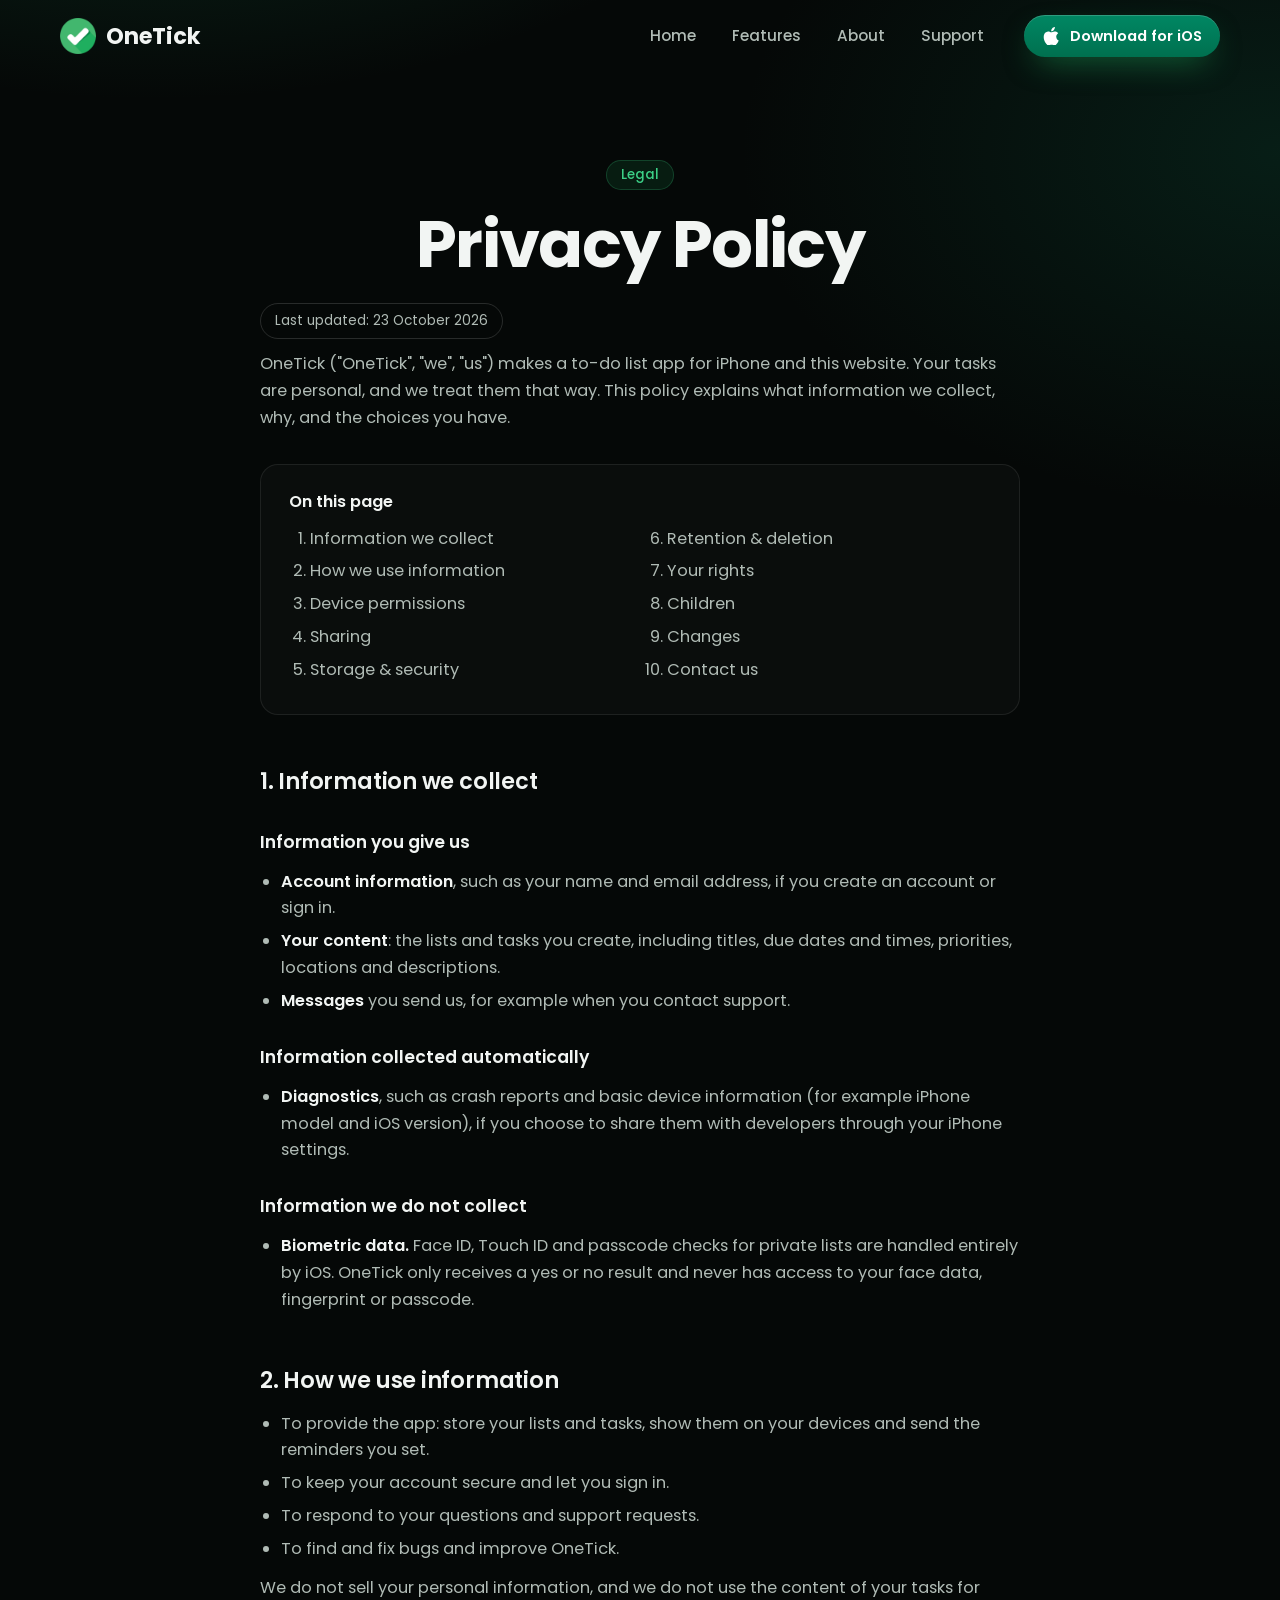
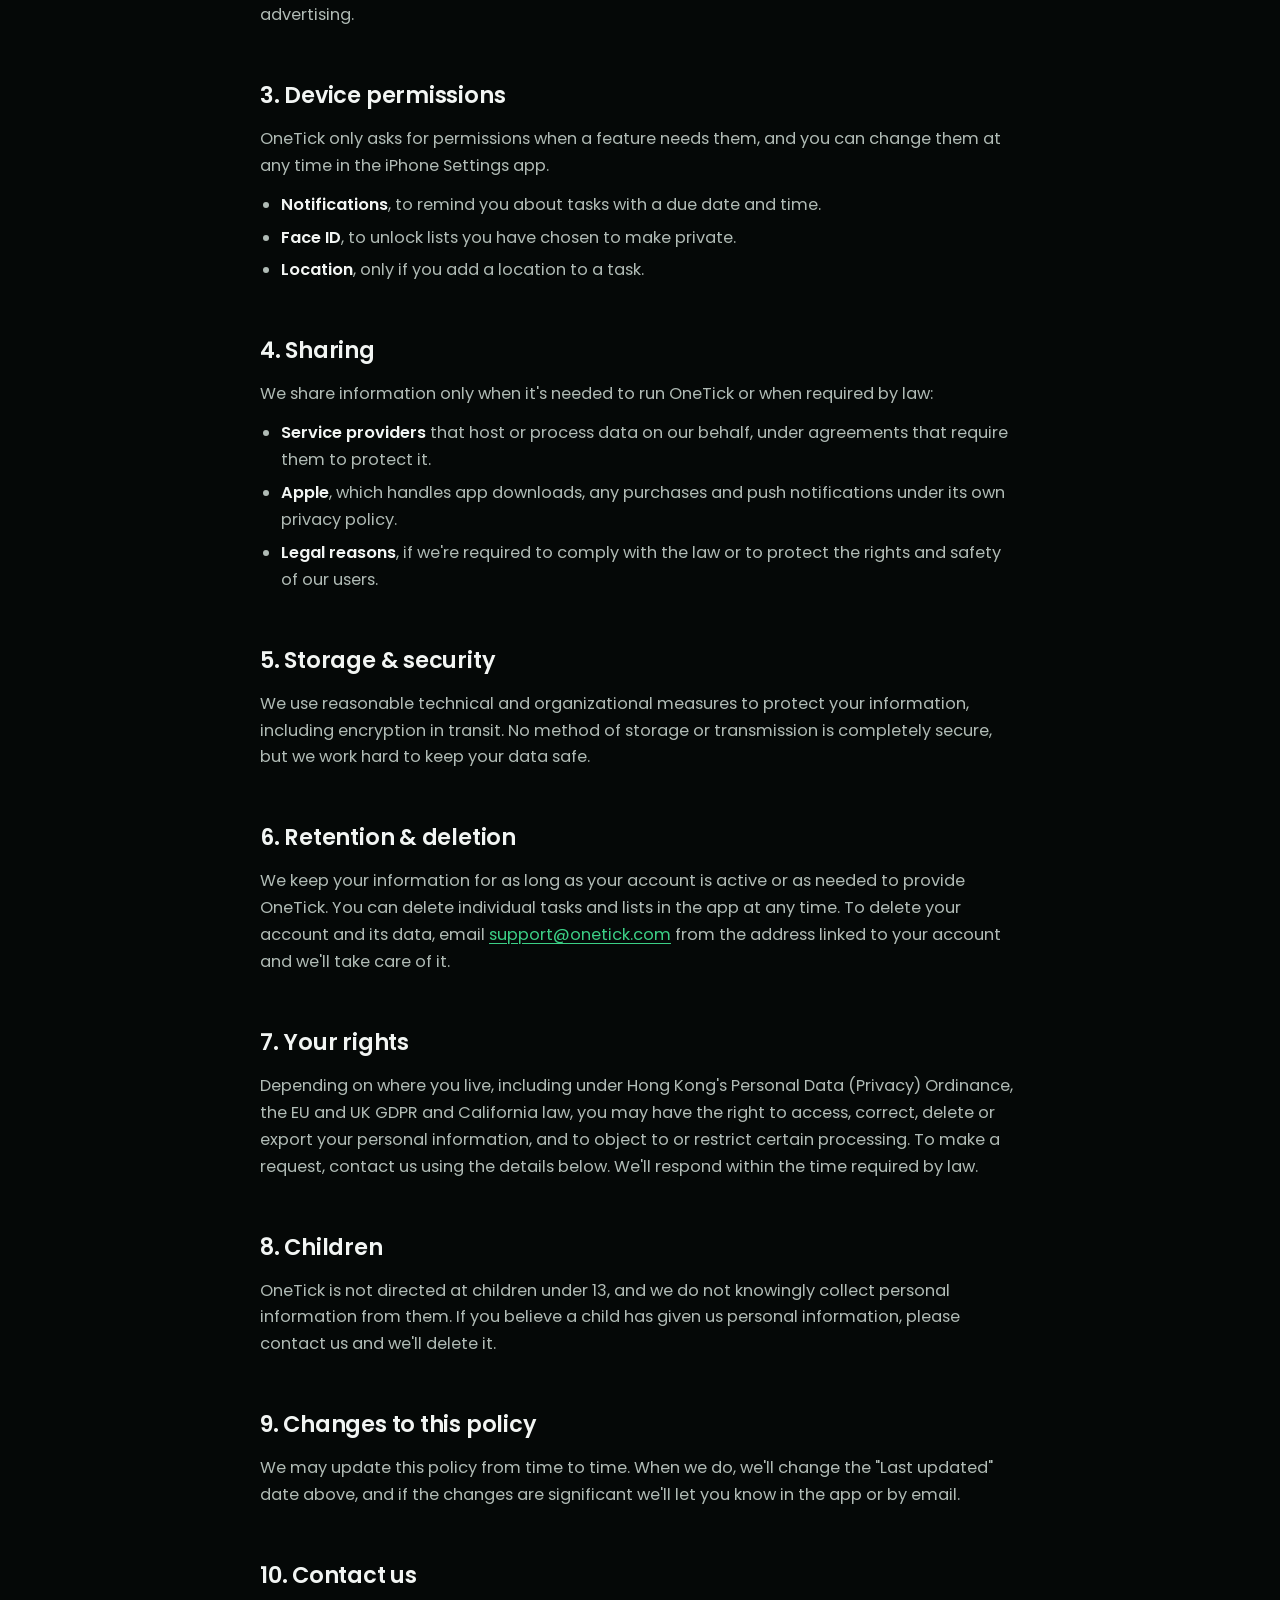
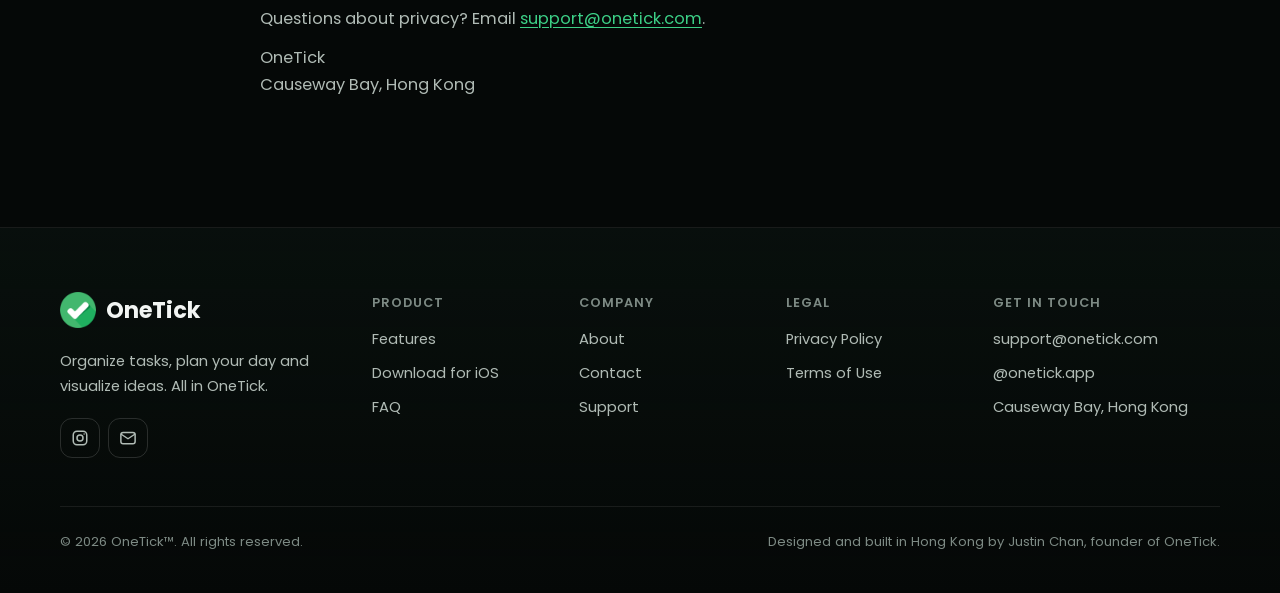
<file: privacy.html>
<!doctype html>
<html lang="en">
  <head>
    <meta charset="utf-8">
    <meta name="viewport" content="width=device-width, initial-scale=1, viewport-fit=cover">
    <title>Privacy Policy | OneTick</title>
    <meta name="description" content="How OneTick collects, uses and protects your information.">
    <meta name="theme-color" content="#050807">
    <link rel="canonical" href="https://onetick.tk/privacy.html">
    <link rel="icon" href="assets/img/favicon-32.png" sizes="32x32" type="image/png">
    <link rel="icon" href="assets/img/icon-192.png" sizes="192x192" type="image/png">
    <link rel="apple-touch-icon" href="assets/img/apple-touch-icon.png">
    <link rel="manifest" href="site.webmanifest">

    <meta property="og:type" content="website">
    <meta property="og:site_name" content="OneTick">
    <meta property="og:title" content="Privacy Policy | OneTick">
    <meta property="og:description" content="How OneTick collects, uses and protects your information.">
    <meta property="og:url" content="https://onetick.tk/privacy.html">
    <meta property="og:image" content="https://onetick.tk/assets/img/og-image.png">
    <meta property="og:image:width" content="1200">
    <meta property="og:image:height" content="630">
    <meta name="twitter:card" content="summary_large_image">

    <link rel="preconnect" href="https://fonts.googleapis.com">
    <link rel="preconnect" href="https://fonts.gstatic.com" crossorigin>
    <link rel="stylesheet" href="https://fonts.googleapis.com/css2?family=Poppins:wght@400;500;600;700&display=swap">
    <link rel="stylesheet" href="assets/css/style.css">
    <script src="assets/js/main.js" defer></script>
  </head>
  <body>
    <a class="skip-link" href="#main">Skip to content</a>

    <header class="site-header" data-header>
      <div class="container nav">
        <a class="brand" href="index.html" aria-label="OneTick home">
          <img src="assets/img/logo-180.png" alt="" width="36" height="36">
          <span>OneTick</span>
        </a>
        <nav class="nav-links" aria-label="Main">
            <a href="index.html">Home</a>
            <a href="features.html">Features</a>
            <a href="about.html">About</a>
            <a href="support.html">Support</a>
        </nav>
        <a class="btn btn-primary btn-sm nav-cta" href="support.html" data-appstore><svg class="icon" viewBox="0 0 24 24" fill="currentColor" aria-hidden="true"><path d="M12.152 6.896c-.948 0-2.415-1.078-3.96-1.04-2.04.027-3.91 1.183-4.961 3.014-2.117 3.675-.546 9.103 1.519 12.09 1.013 1.454 2.208 3.09 3.792 3.039 1.52-.065 2.09-.987 3.935-.987 1.831 0 2.35.987 3.96.948 1.637-.026 2.676-1.48 3.676-2.948 1.156-1.688 1.636-3.325 1.662-3.415-.039-.013-3.182-1.221-3.22-4.857-.026-3.04 2.48-4.494 2.597-4.559-1.429-2.09-3.623-2.324-4.39-2.376-2-.156-3.675 1.09-4.61 1.09zM15.53 3.83c.843-1.012 1.4-2.427 1.245-3.83-1.207.052-2.662.805-3.532 1.818-.78.896-1.454 2.338-1.273 3.714 1.338.104 2.715-.688 3.559-1.701"/></svg> Download for iOS</a>
        <button class="nav-toggle" type="button" aria-expanded="false" aria-controls="mobile-menu" aria-label="Open menu">
          <svg class="icon icon-menu" viewBox="0 0 24 24" fill="none" stroke="currentColor" stroke-width="2" stroke-linecap="round" stroke-linejoin="round" aria-hidden="true"><path d="M4 7h16M4 12h16M4 17h10"/></svg><svg class="icon icon-close" viewBox="0 0 24 24" fill="none" stroke="currentColor" stroke-width="2" stroke-linecap="round" stroke-linejoin="round" aria-hidden="true"><path d="M18 6 6 18M6 6l12 12"/></svg>
        </button>
      </div>

      <div class="mobile-menu" id="mobile-menu">
        <nav aria-label="Mobile">
            <a href="index.html">Home<svg class="icon" viewBox="0 0 24 24" fill="none" stroke="currentColor" stroke-width="2" stroke-linecap="round" stroke-linejoin="round" aria-hidden="true"><path d="M5 12h14M13 6l6 6-6 6"/></svg></a>
            <a href="features.html">Features<svg class="icon" viewBox="0 0 24 24" fill="none" stroke="currentColor" stroke-width="2" stroke-linecap="round" stroke-linejoin="round" aria-hidden="true"><path d="M5 12h14M13 6l6 6-6 6"/></svg></a>
            <a href="about.html">About<svg class="icon" viewBox="0 0 24 24" fill="none" stroke="currentColor" stroke-width="2" stroke-linecap="round" stroke-linejoin="round" aria-hidden="true"><path d="M5 12h14M13 6l6 6-6 6"/></svg></a>
            <a href="support.html">Support<svg class="icon" viewBox="0 0 24 24" fill="none" stroke="currentColor" stroke-width="2" stroke-linecap="round" stroke-linejoin="round" aria-hidden="true"><path d="M5 12h14M13 6l6 6-6 6"/></svg></a>
        </nav>
        <a class="btn btn-primary" href="support.html" data-appstore><svg class="icon" viewBox="0 0 24 24" fill="currentColor" aria-hidden="true"><path d="M12.152 6.896c-.948 0-2.415-1.078-3.96-1.04-2.04.027-3.91 1.183-4.961 3.014-2.117 3.675-.546 9.103 1.519 12.09 1.013 1.454 2.208 3.09 3.792 3.039 1.52-.065 2.09-.987 3.935-.987 1.831 0 2.35.987 3.96.948 1.637-.026 2.676-1.48 3.676-2.948 1.156-1.688 1.636-3.325 1.662-3.415-.039-.013-3.182-1.221-3.22-4.857-.026-3.04 2.48-4.494 2.597-4.559-1.429-2.09-3.623-2.324-4.39-2.376-2-.156-3.675 1.09-4.61 1.09zM15.53 3.83c.843-1.012 1.4-2.427 1.245-3.83-1.207.052-2.662.805-3.532 1.818-.78.896-1.454 2.338-1.273 3.714 1.338.104 2.715-.688 3.559-1.701"/></svg> Download for iOS</a>
        <div class="mobile-menu-foot">
          <a href="mailto:support@onetick.com">support@onetick.com</a>
          <a href="https://www.instagram.com/onetick.app/" target="_blank" rel="noopener">Instagram @onetick.app</a>
        </div>
      </div>
    </header>

    <main id="main">
      <!-- DRAFT: review with the app's actual data practices (and ideally a lawyer) before publishing. -->
      <section class="page-hero container-narrow" style="padding-bottom: 24px">
        <span class="eyebrow plain">Legal</span>
        <h1 class="display">Privacy Policy</h1>
      </section>

      <article class="container-narrow prose">
        <p class="updated">Last updated: 23 October 2026</p>

        <p>OneTick ("OneTick", "we", "us") makes a to-do list app for iPhone and this website. Your tasks are personal, and we treat them that way. This policy explains what information we collect, why, and the choices you have.</p>

        <nav class="toc" aria-label="On this page">
          <b>On this page</b>
          <ol>
            <li><a href="#collect">Information we collect</a></li>
            <li><a href="#use">How we use information</a></li>
            <li><a href="#permissions">Device permissions</a></li>
            <li><a href="#sharing">Sharing</a></li>
            <li><a href="#security">Storage &amp; security</a></li>
            <li><a href="#retention">Retention &amp; deletion</a></li>
            <li><a href="#rights">Your rights</a></li>
            <li><a href="#children">Children</a></li>
            <li><a href="#changes">Changes</a></li>
            <li><a href="#contact">Contact us</a></li>
          </ol>
        </nav>

        <h2 id="collect">1. Information we collect</h2>
        <h3>Information you give us</h3>
        <ul>
          <li><strong>Account information</strong>, such as your name and email address, if you create an account or sign in.</li>
          <li><strong>Your content</strong>: the lists and tasks you create, including titles, due dates and times, priorities, locations and descriptions.</li>
          <li><strong>Messages</strong> you send us, for example when you contact support.</li>
        </ul>
        <h3>Information collected automatically</h3>
        <ul>
          <li><strong>Diagnostics</strong>, such as crash reports and basic device information (for example iPhone model and iOS version), if you choose to share them with developers through your iPhone settings.</li>
        </ul>
        <h3>Information we do not collect</h3>
        <ul>
          <li><strong>Biometric data.</strong> Face ID, Touch ID and passcode checks for private lists are handled entirely by iOS. OneTick only receives a yes or no result and never has access to your face data, fingerprint or passcode.</li>
        </ul>

        <h2 id="use">2. How we use information</h2>
        <ul>
          <li>To provide the app: store your lists and tasks, show them on your devices and send the reminders you set.</li>
          <li>To keep your account secure and let you sign in.</li>
          <li>To respond to your questions and support requests.</li>
          <li>To find and fix bugs and improve OneTick.</li>
        </ul>
        <p>We do not sell your personal information, and we do not use the content of your tasks for advertising.</p>

        <h2 id="permissions">3. Device permissions</h2>
        <p>OneTick only asks for permissions when a feature needs them, and you can change them at any time in the iPhone Settings app.</p>
        <ul>
          <li><strong>Notifications</strong>, to remind you about tasks with a due date and time.</li>
          <li><strong>Face ID</strong>, to unlock lists you have chosen to make private.</li>
          <li><strong>Location</strong>, only if you add a location to a task.</li>
        </ul>

        <h2 id="sharing">4. Sharing</h2>
        <p>We share information only when it's needed to run OneTick or when required by law:</p>
        <ul>
          <li><strong>Service providers</strong> that host or process data on our behalf, under agreements that require them to protect it.</li>
          <li><strong>Apple</strong>, which handles app downloads, any purchases and push notifications under its own privacy policy.</li>
          <li><strong>Legal reasons</strong>, if we're required to comply with the law or to protect the rights and safety of our users.</li>
        </ul>

        <h2 id="security">5. Storage &amp; security</h2>
        <p>We use reasonable technical and organizational measures to protect your information, including encryption in transit. No method of storage or transmission is completely secure, but we work hard to keep your data safe.</p>

        <h2 id="retention">6. Retention &amp; deletion</h2>
        <p>We keep your information for as long as your account is active or as needed to provide OneTick. You can delete individual tasks and lists in the app at any time. To delete your account and its data, email <a href="mailto:support@onetick.com?subject=Account%20deletion%20request">support@onetick.com</a> from the address linked to your account and we'll take care of it.</p>

        <h2 id="rights">7. Your rights</h2>
        <p>Depending on where you live, including under Hong Kong's Personal Data (Privacy) Ordinance, the EU and UK GDPR and California law, you may have the right to access, correct, delete or export your personal information, and to object to or restrict certain processing. To make a request, contact us using the details below. We'll respond within the time required by law.</p>

        <h2 id="children">8. Children</h2>
        <p>OneTick is not directed at children under 13, and we do not knowingly collect personal information from them. If you believe a child has given us personal information, please contact us and we'll delete it.</p>

        <h2 id="changes">9. Changes to this policy</h2>
        <p>We may update this policy from time to time. When we do, we'll change the "Last updated" date above, and if the changes are significant we'll let you know in the app or by email.</p>

        <h2 id="contact">10. Contact us</h2>
        <p>Questions about privacy? Email <a href="mailto:support@onetick.com">support@onetick.com</a>.</p>
        <p>OneTick<br>Causeway Bay, Hong Kong</p>
      </article>
    </main>

    <footer class="site-footer">
      <div class="container footer-grid">
        <div class="footer-brand">
          <a class="brand" href="index.html" aria-label="OneTick home">
            <img src="assets/img/logo-180.png" alt="" width="36" height="36">
            <span>OneTick</span>
          </a>
          <p>Organize tasks, plan your day and visualize ideas. All in OneTick.</p>
          <div class="socials">
            <a href="https://www.instagram.com/onetick.app/" target="_blank" rel="noopener" aria-label="OneTick on Instagram"><svg class="icon" viewBox="0 0 24 24" fill="none" stroke="currentColor" stroke-width="2" stroke-linecap="round" stroke-linejoin="round" aria-hidden="true"><rect x="3" y="3" width="18" height="18" rx="5"/><circle cx="12" cy="12" r="4"/><path d="M17.5 6.5h.01"/></svg></a>
            <a href="mailto:support@onetick.com" aria-label="Email OneTick support"><svg class="icon" viewBox="0 0 24 24" fill="none" stroke="currentColor" stroke-width="2" stroke-linecap="round" stroke-linejoin="round" aria-hidden="true"><rect x="2.5" y="4.5" width="19" height="15" rx="3"/><path d="m3 7 9 6 9-6"/></svg></a>
          </div>
        </div>
        <div>
          <h2>Product</h2>
          <ul>
            <li><a href="features.html">Features</a></li>
            <li><a href="support.html" data-appstore>Download for iOS</a></li>
            <li><a href="support.html#faq">FAQ</a></li>
          </ul>
        </div>
        <div>
          <h2>Company</h2>
          <ul>
            <li><a href="about.html">About</a></li>
            <li><a href="support.html#contact">Contact</a></li>
            <li><a href="support.html">Support</a></li>
          </ul>
        </div>
        <div>
          <h2>Legal</h2>
          <ul>
            <li><a href="privacy.html">Privacy Policy</a></li>
            <li><a href="terms.html">Terms of Use</a></li>
          </ul>
        </div>
        <div class="footer-contact">
          <h2>Get in touch</h2>
          <address>
            <a href="mailto:support@onetick.com">support@onetick.com</a>
            <a href="https://www.instagram.com/onetick.app/" target="_blank" rel="noopener">@onetick.app</a>
            <span>Causeway Bay, Hong Kong</span>
          </address>
        </div>
      </div>
      <div class="container footer-bottom">
        <p>© <span data-year>2026</span> OneTick™. All rights reserved.</p>
        <p>Designed and built in Hong Kong by Justin Chan, founder of OneTick.</p>
      </div>
    </footer>
  </body>
</html>
</file>
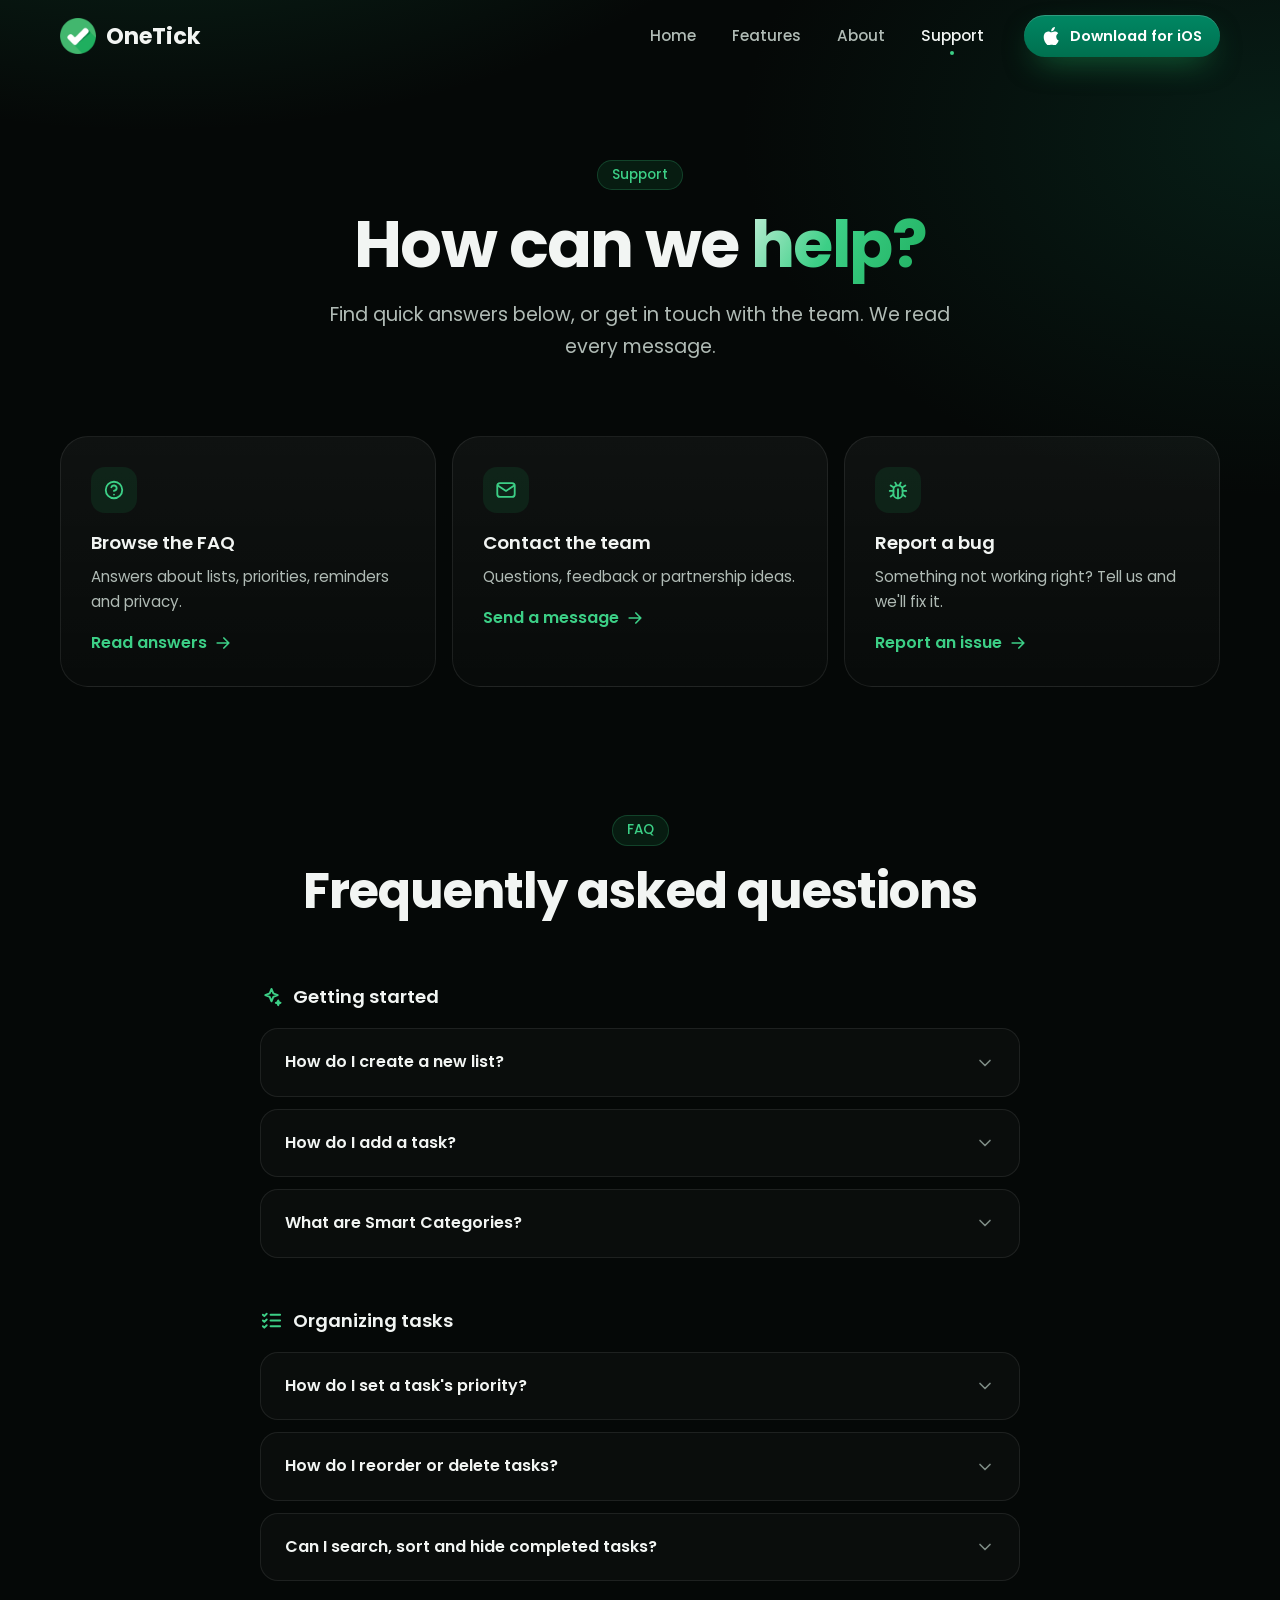
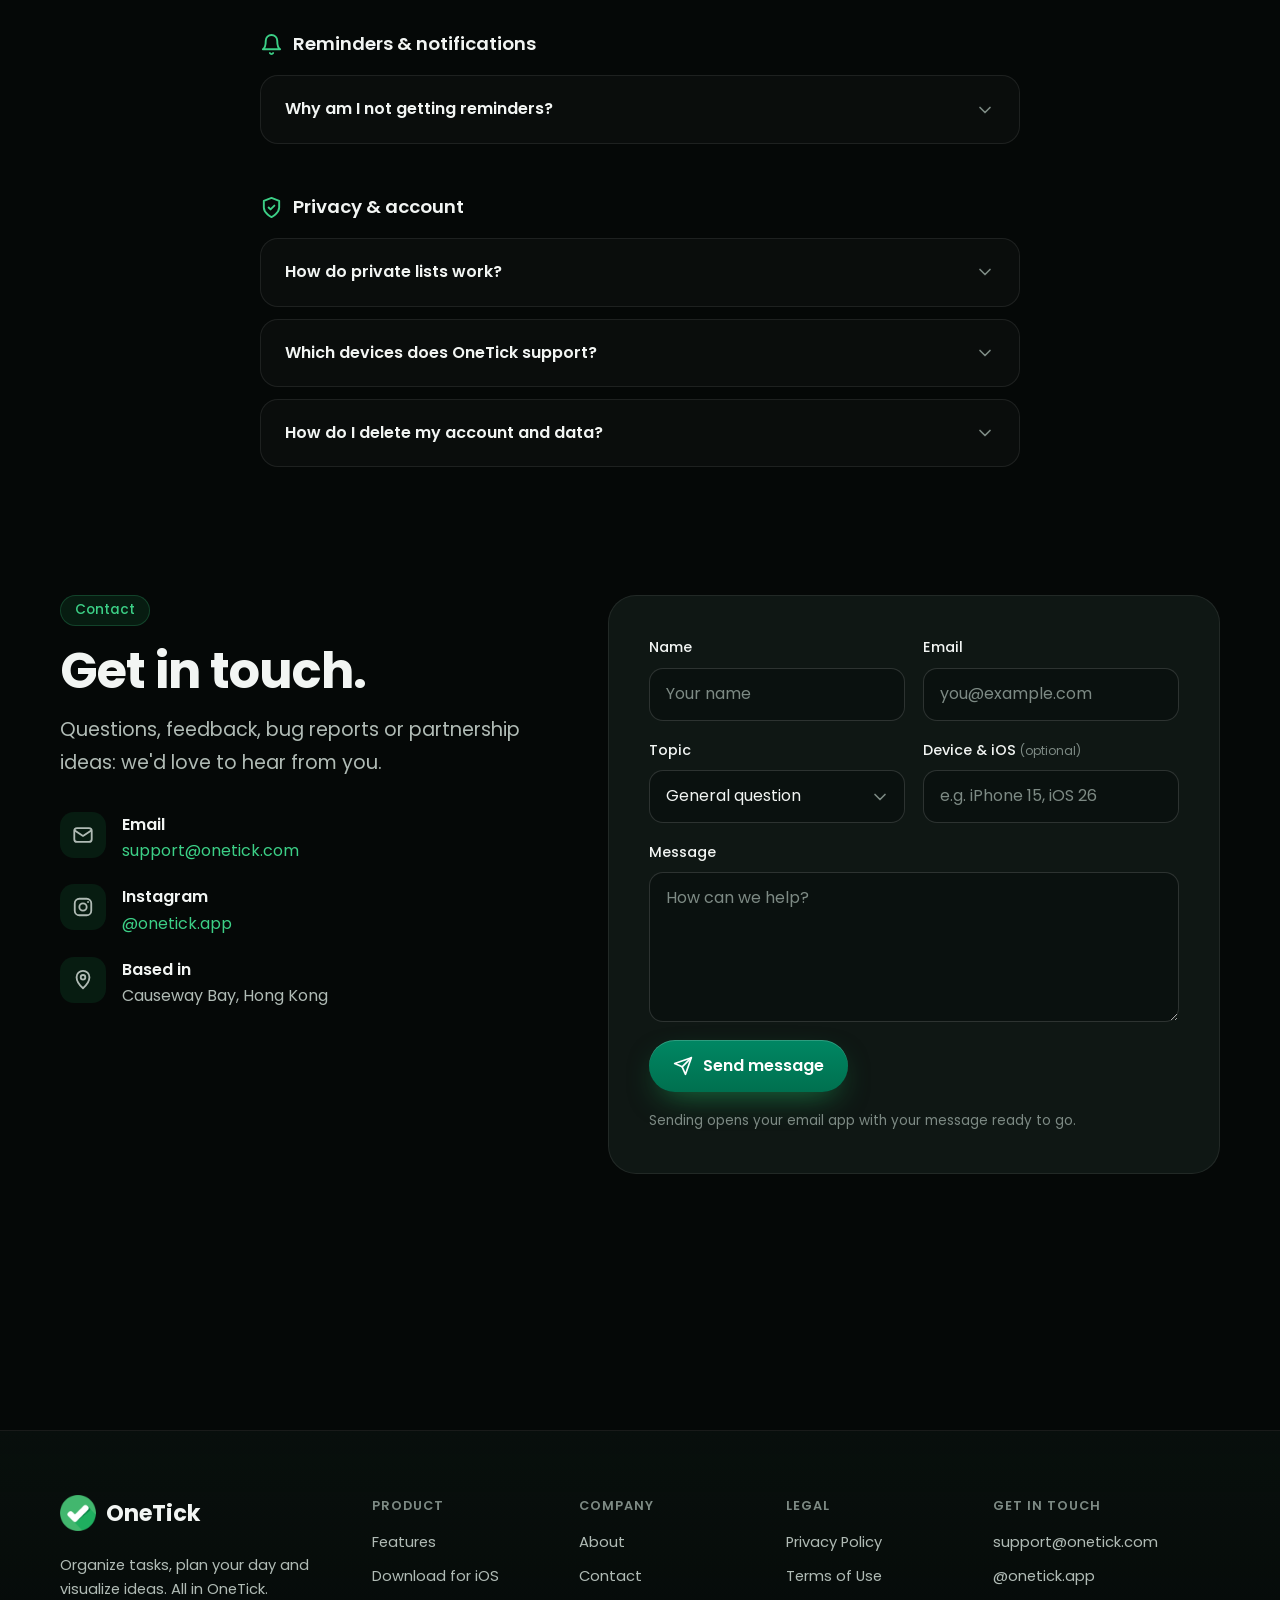
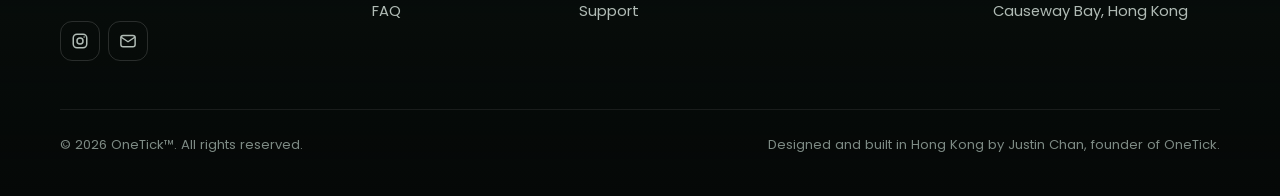
<file: support.html>
<!doctype html>
<html lang="en">
  <head>
    <meta charset="utf-8">
    <meta name="viewport" content="width=device-width, initial-scale=1, viewport-fit=cover">
    <title>Support & Contact | OneTick</title>
    <meta name="description" content="Get help with OneTick: answers to common questions about lists, priorities, reminders and privacy, plus how to contact the OneTick team.">
    <meta name="theme-color" content="#050807">
    <link rel="canonical" href="https://onetick.tk/support.html">
    <link rel="icon" href="assets/img/favicon-32.png" sizes="32x32" type="image/png">
    <link rel="icon" href="assets/img/icon-192.png" sizes="192x192" type="image/png">
    <link rel="apple-touch-icon" href="assets/img/apple-touch-icon.png">
    <link rel="manifest" href="site.webmanifest">

    <meta property="og:type" content="website">
    <meta property="og:site_name" content="OneTick">
    <meta property="og:title" content="Support & Contact | OneTick">
    <meta property="og:description" content="Get help with OneTick: answers to common questions about lists, priorities, reminders and privacy, plus how to contact the OneTick team.">
    <meta property="og:url" content="https://onetick.tk/support.html">
    <meta property="og:image" content="https://onetick.tk/assets/img/og-image.png">
    <meta property="og:image:width" content="1200">
    <meta property="og:image:height" content="630">
    <meta name="twitter:card" content="summary_large_image">

    <link rel="preconnect" href="https://fonts.googleapis.com">
    <link rel="preconnect" href="https://fonts.gstatic.com" crossorigin>
    <link rel="stylesheet" href="https://fonts.googleapis.com/css2?family=Poppins:wght@400;500;600;700&display=swap">
    <link rel="stylesheet" href="assets/css/style.css">
    <script src="assets/js/main.js" defer></script>
  </head>
  <body>
    <a class="skip-link" href="#main">Skip to content</a>

    <header class="site-header" data-header>
      <div class="container nav">
        <a class="brand" href="index.html" aria-label="OneTick home">
          <img src="assets/img/logo-180.png" alt="" width="36" height="36">
          <span>OneTick</span>
        </a>
        <nav class="nav-links" aria-label="Main">
            <a href="index.html">Home</a>
            <a href="features.html">Features</a>
            <a href="about.html">About</a>
            <a href="support.html" aria-current="page">Support</a>
        </nav>
        <a class="btn btn-primary btn-sm nav-cta" href="support.html" data-appstore><svg class="icon" viewBox="0 0 24 24" fill="currentColor" aria-hidden="true"><path d="M12.152 6.896c-.948 0-2.415-1.078-3.96-1.04-2.04.027-3.91 1.183-4.961 3.014-2.117 3.675-.546 9.103 1.519 12.09 1.013 1.454 2.208 3.09 3.792 3.039 1.52-.065 2.09-.987 3.935-.987 1.831 0 2.35.987 3.96.948 1.637-.026 2.676-1.48 3.676-2.948 1.156-1.688 1.636-3.325 1.662-3.415-.039-.013-3.182-1.221-3.22-4.857-.026-3.04 2.48-4.494 2.597-4.559-1.429-2.09-3.623-2.324-4.39-2.376-2-.156-3.675 1.09-4.61 1.09zM15.53 3.83c.843-1.012 1.4-2.427 1.245-3.83-1.207.052-2.662.805-3.532 1.818-.78.896-1.454 2.338-1.273 3.714 1.338.104 2.715-.688 3.559-1.701"/></svg> Download for iOS</a>
        <button class="nav-toggle" type="button" aria-expanded="false" aria-controls="mobile-menu" aria-label="Open menu">
          <svg class="icon icon-menu" viewBox="0 0 24 24" fill="none" stroke="currentColor" stroke-width="2" stroke-linecap="round" stroke-linejoin="round" aria-hidden="true"><path d="M4 7h16M4 12h16M4 17h10"/></svg><svg class="icon icon-close" viewBox="0 0 24 24" fill="none" stroke="currentColor" stroke-width="2" stroke-linecap="round" stroke-linejoin="round" aria-hidden="true"><path d="M18 6 6 18M6 6l12 12"/></svg>
        </button>
      </div>

      <div class="mobile-menu" id="mobile-menu">
        <nav aria-label="Mobile">
            <a href="index.html">Home<svg class="icon" viewBox="0 0 24 24" fill="none" stroke="currentColor" stroke-width="2" stroke-linecap="round" stroke-linejoin="round" aria-hidden="true"><path d="M5 12h14M13 6l6 6-6 6"/></svg></a>
            <a href="features.html">Features<svg class="icon" viewBox="0 0 24 24" fill="none" stroke="currentColor" stroke-width="2" stroke-linecap="round" stroke-linejoin="round" aria-hidden="true"><path d="M5 12h14M13 6l6 6-6 6"/></svg></a>
            <a href="about.html">About<svg class="icon" viewBox="0 0 24 24" fill="none" stroke="currentColor" stroke-width="2" stroke-linecap="round" stroke-linejoin="round" aria-hidden="true"><path d="M5 12h14M13 6l6 6-6 6"/></svg></a>
            <a href="support.html" aria-current="page">Support<svg class="icon" viewBox="0 0 24 24" fill="none" stroke="currentColor" stroke-width="2" stroke-linecap="round" stroke-linejoin="round" aria-hidden="true"><path d="M5 12h14M13 6l6 6-6 6"/></svg></a>
        </nav>
        <a class="btn btn-primary" href="support.html" data-appstore><svg class="icon" viewBox="0 0 24 24" fill="currentColor" aria-hidden="true"><path d="M12.152 6.896c-.948 0-2.415-1.078-3.96-1.04-2.04.027-3.91 1.183-4.961 3.014-2.117 3.675-.546 9.103 1.519 12.09 1.013 1.454 2.208 3.09 3.792 3.039 1.52-.065 2.09-.987 3.935-.987 1.831 0 2.35.987 3.96.948 1.637-.026 2.676-1.48 3.676-2.948 1.156-1.688 1.636-3.325 1.662-3.415-.039-.013-3.182-1.221-3.22-4.857-.026-3.04 2.48-4.494 2.597-4.559-1.429-2.09-3.623-2.324-4.39-2.376-2-.156-3.675 1.09-4.61 1.09zM15.53 3.83c.843-1.012 1.4-2.427 1.245-3.83-1.207.052-2.662.805-3.532 1.818-.78.896-1.454 2.338-1.273 3.714 1.338.104 2.715-.688 3.559-1.701"/></svg> Download for iOS</a>
        <div class="mobile-menu-foot">
          <a href="mailto:support@onetick.com">support@onetick.com</a>
          <a href="https://www.instagram.com/onetick.app/" target="_blank" rel="noopener">Instagram @onetick.app</a>
        </div>
      </div>
    </header>

    <main id="main">
      <section class="page-hero container">
        <span class="eyebrow plain">Support</span>
        <h1 class="display">How can we <span class="gradient-text">help?</span></h1>
        <p class="lead">Find quick answers below, or get in touch with the team. We read every message.</p>
      </section>

      <section class="container" aria-label="Support options">
        <div class="support-grid">
          <a class="card reveal" href="#faq">
            <span class="card-icon"><svg class="icon" viewBox="0 0 24 24" fill="none" stroke="currentColor" stroke-width="2" stroke-linecap="round" stroke-linejoin="round" aria-hidden="true"><circle cx="12" cy="12" r="9"/><path d="M9.1 9a3 3 0 0 1 5.8 1c0 2-3 3-3 3M12 17h.01"/></svg></span>
            <h3>Browse the FAQ</h3>
            <p>Answers about lists, priorities, reminders and privacy.</p>
            <span class="link-arrow">Read answers <svg class="icon" viewBox="0 0 24 24" fill="none" stroke="currentColor" stroke-width="2" stroke-linecap="round" stroke-linejoin="round" aria-hidden="true"><path d="M5 12h14M13 6l6 6-6 6"/></svg></span>
          </a>
          <a class="card reveal" style="--delay: 0.08s" href="#contact">
            <span class="card-icon"><svg class="icon" viewBox="0 0 24 24" fill="none" stroke="currentColor" stroke-width="2" stroke-linecap="round" stroke-linejoin="round" aria-hidden="true"><rect x="2.5" y="4.5" width="19" height="15" rx="3"/><path d="m3 7 9 6 9-6"/></svg></span>
            <h3>Contact the team</h3>
            <p>Questions, feedback or partnership ideas.</p>
            <span class="link-arrow">Send a message <svg class="icon" viewBox="0 0 24 24" fill="none" stroke="currentColor" stroke-width="2" stroke-linecap="round" stroke-linejoin="round" aria-hidden="true"><path d="M5 12h14M13 6l6 6-6 6"/></svg></span>
          </a>
          <a class="card reveal" style="--delay: 0.16s" href="support.html?topic=Bug%20report#contact">
            <span class="card-icon"><svg class="icon" viewBox="0 0 24 24" fill="none" stroke="currentColor" stroke-width="2" stroke-linecap="round" stroke-linejoin="round" aria-hidden="true"><rect x="7" y="7" width="10" height="14" rx="5"/><path d="M12 11v10M3 13h4M17 13h4M4 7l3 2M20 7l-3 2M4 19l3-2M20 19l-3-2M9 4l1.5 3M15 4l-1.5 3"/></svg></span>
            <h3>Report a bug</h3>
            <p>Something not working right? Tell us and we'll fix it.</p>
            <span class="link-arrow">Report an issue <svg class="icon" viewBox="0 0 24 24" fill="none" stroke="currentColor" stroke-width="2" stroke-linecap="round" stroke-linejoin="round" aria-hidden="true"><path d="M5 12h14M13 6l6 6-6 6"/></svg></span>
          </a>
        </div>
      </section>

      <section class="section" id="faq" aria-labelledby="faq-title">
        <div class="container-narrow">
          <div class="section-head center reveal">
            <span class="eyebrow plain">FAQ</span>
            <h2 class="h2" id="faq-title" style="margin-top: 18px">Frequently asked questions</h2>
          </div>

          <div class="faq-group reveal">
            <h3><svg class="icon" viewBox="0 0 24 24" fill="none" stroke="currentColor" stroke-width="2" stroke-linecap="round" stroke-linejoin="round" aria-hidden="true"><path d="m12 3 1.9 4.6L18.5 9.5l-4.6 1.9L12 16l-1.9-4.6L5.5 9.5l4.6-1.9z"/><path d="m19 15 .7 1.8 1.8.7-1.8.7L19 20l-.7-1.8-1.8-.7 1.8-.7z"/></svg> Getting started</h3>
            <div class="faq">
              <details>
                <summary>How do I create a new list?<svg class="icon" viewBox="0 0 24 24" fill="none" stroke="currentColor" stroke-width="2" stroke-linecap="round" stroke-linejoin="round" aria-hidden="true"><path d="m6 9 6 6 6-6"/></svg></summary>
                <div class="answer"><p>On the Home screen, tap <strong>New List</strong> at the bottom. Give your list a name (add an emoji to make it easy to spot) and save it. Your new list appears under <strong>Lists</strong>.</p></div>
              </details>
              <details>
                <summary>How do I add a task?<svg class="icon" viewBox="0 0 24 24" fill="none" stroke="currentColor" stroke-width="2" stroke-linecap="round" stroke-linejoin="round" aria-hidden="true"><path d="m6 9 6 6 6-6"/></svg></summary>
                <div class="answer">
                  <p>Open a list and tap the <strong>+</strong> button. Then:</p>
                  <ol>
                    <li>Type what you're planning.</li>
                    <li>Optionally set a due date, time, priority or other details.</li>
                    <li>Tap <strong>Create Task</strong>.</li>
                  </ol>
                </div>
              </details>
              <details>
                <summary>What are Smart Categories?<svg class="icon" viewBox="0 0 24 24" fill="none" stroke="currentColor" stroke-width="2" stroke-linecap="round" stroke-linejoin="round" aria-hidden="true"><path d="m6 9 6 6 6-6"/></svg></summary>
                <div class="answer"><p>Smart Categories group your tasks automatically. <strong>Today</strong> shows what's due today, <strong>Planned</strong> shows everything with a due date, <strong>Starred</strong> shows tasks you've marked as important, and <strong>All</strong> shows every task across your lists.</p></div>
              </details>
            </div>
          </div>

          <div class="faq-group reveal">
            <h3><svg class="icon" viewBox="0 0 24 24" fill="none" stroke="currentColor" stroke-width="2" stroke-linecap="round" stroke-linejoin="round" aria-hidden="true"><path d="m3 6 1.5 1.5L7 5M3 12l1.5 1.5L7 11M3 18l1.5 1.5L7 17M11 6h10M11 12h10M11 18h10"/></svg> Organizing tasks</h3>
            <div class="faq">
              <details>
                <summary>How do I set a task's priority?<svg class="icon" viewBox="0 0 24 24" fill="none" stroke="currentColor" stroke-width="2" stroke-linecap="round" stroke-linejoin="round" aria-hidden="true"><path d="m6 9 6 6 6-6"/></svg></summary>
                <div class="answer"><p>When you create or edit a task, choose <strong>Urgent</strong>, <strong>High</strong>, <strong>Medium</strong>, <strong>Low</strong> or <strong>None</strong>. Each level has its own colour, shown as a star next to the task.</p></div>
              </details>
              <details>
                <summary>How do I reorder or delete tasks?<svg class="icon" viewBox="0 0 24 24" fill="none" stroke="currentColor" stroke-width="2" stroke-linecap="round" stroke-linejoin="round" aria-hidden="true"><path d="m6 9 6 6 6-6"/></svg></summary>
                <div class="answer"><p>Long-press a task and drag it to a new position to reorder it. To delete a task, swipe it to the left.</p></div>
              </details>
              <details>
                <summary>Can I search, sort and hide completed tasks?<svg class="icon" viewBox="0 0 24 24" fill="none" stroke="currentColor" stroke-width="2" stroke-linecap="round" stroke-linejoin="round" aria-hidden="true"><path d="m6 9 6 6 6-6"/></svg></summary>
                <div class="answer"><p>Yes. Use the search bar at the top of any list to find tasks as you type. Use the sort menu to sort by due date or importance, and tap the eye icon to hide or show completed tasks.</p></div>
              </details>
            </div>
          </div>

          <div class="faq-group reveal">
            <h3><svg class="icon" viewBox="0 0 24 24" fill="none" stroke="currentColor" stroke-width="2" stroke-linecap="round" stroke-linejoin="round" aria-hidden="true"><path d="M6 8a6 6 0 0 1 12 0c0 7 3 9 3 9H3s3-2 3-9"/><path d="M10.3 21a1.94 1.94 0 0 0 3.4 0"/></svg> Reminders &amp; notifications</h3>
            <div class="faq">
              <details>
                <summary>Why am I not getting reminders?<svg class="icon" viewBox="0 0 24 24" fill="none" stroke="currentColor" stroke-width="2" stroke-linecap="round" stroke-linejoin="round" aria-hidden="true"><path d="m6 9 6 6 6-6"/></svg></summary>
                <div class="answer">
                  <p>Reminders are sent for tasks that have a due date and time. If they aren't arriving, check that notifications are allowed:</p>
                  <ol>
                    <li>Open the iPhone <strong>Settings</strong> app.</li>
                    <li>Go to <strong>Notifications</strong> &gt; <strong>OneTick</strong>.</li>
                    <li>Turn on <strong>Allow Notifications</strong>.</li>
                  </ol>
                  <p>Also check that a Focus mode isn't silencing OneTick.</p>
                </div>
              </details>
            </div>
          </div>

          <div class="faq-group reveal">
            <h3><svg class="icon" viewBox="0 0 24 24" fill="none" stroke="currentColor" stroke-width="2" stroke-linecap="round" stroke-linejoin="round" aria-hidden="true"><path d="M12 22s8-4 8-10V5l-8-3-8 3v7c0 6 8 10 8 10z"/><path d="m9 12 2 2 4-4"/></svg> Privacy &amp; account</h3>
            <div class="faq">
              <details>
                <summary>How do private lists work?<svg class="icon" viewBox="0 0 24 24" fill="none" stroke="currentColor" stroke-width="2" stroke-linecap="round" stroke-linejoin="round" aria-hidden="true"><path d="m6 9 6 6 6-6"/></svg></summary>
                <div class="answer"><p>Tap the lock icon on a list to protect it. From then on, OneTick asks for Face ID or your iPhone passcode before showing that list. Authentication is handled by iOS, so OneTick never sees your biometric data or passcode.</p></div>
              </details>
              <details>
                <summary>Which devices does OneTick support?<svg class="icon" viewBox="0 0 24 24" fill="none" stroke="currentColor" stroke-width="2" stroke-linecap="round" stroke-linejoin="round" aria-hidden="true"><path d="m6 9 6 6 6-6"/></svg></summary>
                <div class="answer"><p>OneTick is designed for iPhone.</p></div>
              </details>
              <details>
                <summary>How do I delete my account and data?<svg class="icon" viewBox="0 0 24 24" fill="none" stroke="currentColor" stroke-width="2" stroke-linecap="round" stroke-linejoin="round" aria-hidden="true"><path d="m6 9 6 6 6-6"/></svg></summary>
                <div class="answer"><p>Email <a class="accent" href="mailto:support@onetick.com?subject=Account%20deletion%20request">support@onetick.com</a> from the address linked to your account and ask us to delete it. Read our <a class="accent" href="privacy.html">Privacy Policy</a> for details on how your data is handled.</p></div>
              </details>
            </div>
          </div>
        </div>
      </section>

      <section class="section" id="contact" style="padding-top: 0" aria-labelledby="contact-title">
        <div class="container contact-layout">
          <div class="reveal">
            <span class="eyebrow plain">Contact</span>
            <h2 class="h2" id="contact-title" style="margin-top: 18px">Get in touch.</h2>
            <p class="lead" style="margin-top: 16px">Questions, feedback, bug reports or partnership ideas: we'd love to hear from you.</p>
            <ul class="contact-list">
              <li>
                <span class="card-icon"><svg class="icon" viewBox="0 0 24 24" fill="none" stroke="currentColor" stroke-width="2" stroke-linecap="round" stroke-linejoin="round" aria-hidden="true"><rect x="2.5" y="4.5" width="19" height="15" rx="3"/><path d="m3 7 9 6 9-6"/></svg></span>
                <div><b>Email</b><a href="mailto:support@onetick.com">support@onetick.com</a></div>
              </li>
              <li>
                <span class="card-icon"><svg class="icon" viewBox="0 0 24 24" fill="none" stroke="currentColor" stroke-width="2" stroke-linecap="round" stroke-linejoin="round" aria-hidden="true"><rect x="3" y="3" width="18" height="18" rx="5"/><circle cx="12" cy="12" r="4"/><path d="M17.5 6.5h.01"/></svg></span>
                <div><b>Instagram</b><a href="https://www.instagram.com/onetick.app/" target="_blank" rel="noopener">@onetick.app</a></div>
              </li>
              <li>
                <span class="card-icon"><svg class="icon" viewBox="0 0 24 24" fill="none" stroke="currentColor" stroke-width="2" stroke-linecap="round" stroke-linejoin="round" aria-hidden="true"><path d="M12 21s-7-6.2-7-12a7 7 0 0 1 14 0c0 5.8-7 12-7 12z"/><circle cx="12" cy="9" r="2.5"/></svg></span>
                <div><b>Based in</b><span>Causeway Bay, Hong Kong</span></div>
              </li>
            </ul>
          </div>

          <form class="form reveal" action="mailto:support@onetick.com" method="post" enctype="text/plain" data-contact-form>
            <div class="form-row">
              <div class="field">
                <label for="name">Name</label>
                <input id="name" name="name" type="text" autocomplete="name" required placeholder="Your name">
              </div>
              <div class="field">
                <label for="email">Email</label>
                <input id="email" name="email" type="email" autocomplete="email" required placeholder="you@example.com">
              </div>
            </div>
            <div class="form-row">
              <div class="field">
                <label for="topic">Topic</label>
                <select id="topic" name="topic">
                  <option>General question</option>
                  <option>Bug report</option>
                  <option>Feature request</option>
                  <option>Partnership</option>
                  <option>Press</option>
                </select>
              </div>
              <div class="field">
                <label for="device">Device &amp; iOS <small>(optional)</small></label>
                <input id="device" name="device" type="text" placeholder="e.g. iPhone 15, iOS 26">
              </div>
            </div>
            <div class="field">
              <label for="message">Message</label>
              <textarea id="message" name="message" required placeholder="How can we help?"></textarea>
            </div>
            <button class="btn btn-primary" type="submit"><svg class="icon" viewBox="0 0 24 24" fill="none" stroke="currentColor" stroke-width="2" stroke-linecap="round" stroke-linejoin="round" aria-hidden="true"><path d="m22 2-7 20-4-9-9-4z"/><path d="M22 2 11 13"/></svg> Send message</button>
            <p class="form-note">Sending opens your email app with your message ready to go.</p>
            <div class="form-status" role="status" hidden data-form-status>
              <svg class="icon" viewBox="0 0 24 24" fill="none" stroke="currentColor" stroke-width="2" stroke-linecap="round" stroke-linejoin="round" aria-hidden="true"><path d="M20 6 9 17l-5-5"/></svg><p data-form-status-text></p>
            </div>
          </form>
        </div>
      </section>
    </main>

    <footer class="site-footer">
      <div class="container footer-grid">
        <div class="footer-brand">
          <a class="brand" href="index.html" aria-label="OneTick home">
            <img src="assets/img/logo-180.png" alt="" width="36" height="36">
            <span>OneTick</span>
          </a>
          <p>Organize tasks, plan your day and visualize ideas. All in OneTick.</p>
          <div class="socials">
            <a href="https://www.instagram.com/onetick.app/" target="_blank" rel="noopener" aria-label="OneTick on Instagram"><svg class="icon" viewBox="0 0 24 24" fill="none" stroke="currentColor" stroke-width="2" stroke-linecap="round" stroke-linejoin="round" aria-hidden="true"><rect x="3" y="3" width="18" height="18" rx="5"/><circle cx="12" cy="12" r="4"/><path d="M17.5 6.5h.01"/></svg></a>
            <a href="mailto:support@onetick.com" aria-label="Email OneTick support"><svg class="icon" viewBox="0 0 24 24" fill="none" stroke="currentColor" stroke-width="2" stroke-linecap="round" stroke-linejoin="round" aria-hidden="true"><rect x="2.5" y="4.5" width="19" height="15" rx="3"/><path d="m3 7 9 6 9-6"/></svg></a>
          </div>
        </div>
        <div>
          <h2>Product</h2>
          <ul>
            <li><a href="features.html">Features</a></li>
            <li><a href="support.html" data-appstore>Download for iOS</a></li>
            <li><a href="support.html#faq">FAQ</a></li>
          </ul>
        </div>
        <div>
          <h2>Company</h2>
          <ul>
            <li><a href="about.html">About</a></li>
            <li><a href="support.html#contact">Contact</a></li>
            <li><a href="support.html">Support</a></li>
          </ul>
        </div>
        <div>
          <h2>Legal</h2>
          <ul>
            <li><a href="privacy.html">Privacy Policy</a></li>
            <li><a href="terms.html">Terms of Use</a></li>
          </ul>
        </div>
        <div class="footer-contact">
          <h2>Get in touch</h2>
          <address>
            <a href="mailto:support@onetick.com">support@onetick.com</a>
            <a href="https://www.instagram.com/onetick.app/" target="_blank" rel="noopener">@onetick.app</a>
            <span>Causeway Bay, Hong Kong</span>
          </address>
        </div>
      </div>
      <div class="container footer-bottom">
        <p>© <span data-year>2026</span> OneTick™. All rights reserved.</p>
        <p>Designed and built in Hong Kong by Justin Chan, founder of OneTick.</p>
      </div>
    </footer>
  </body>
</html>
</file>
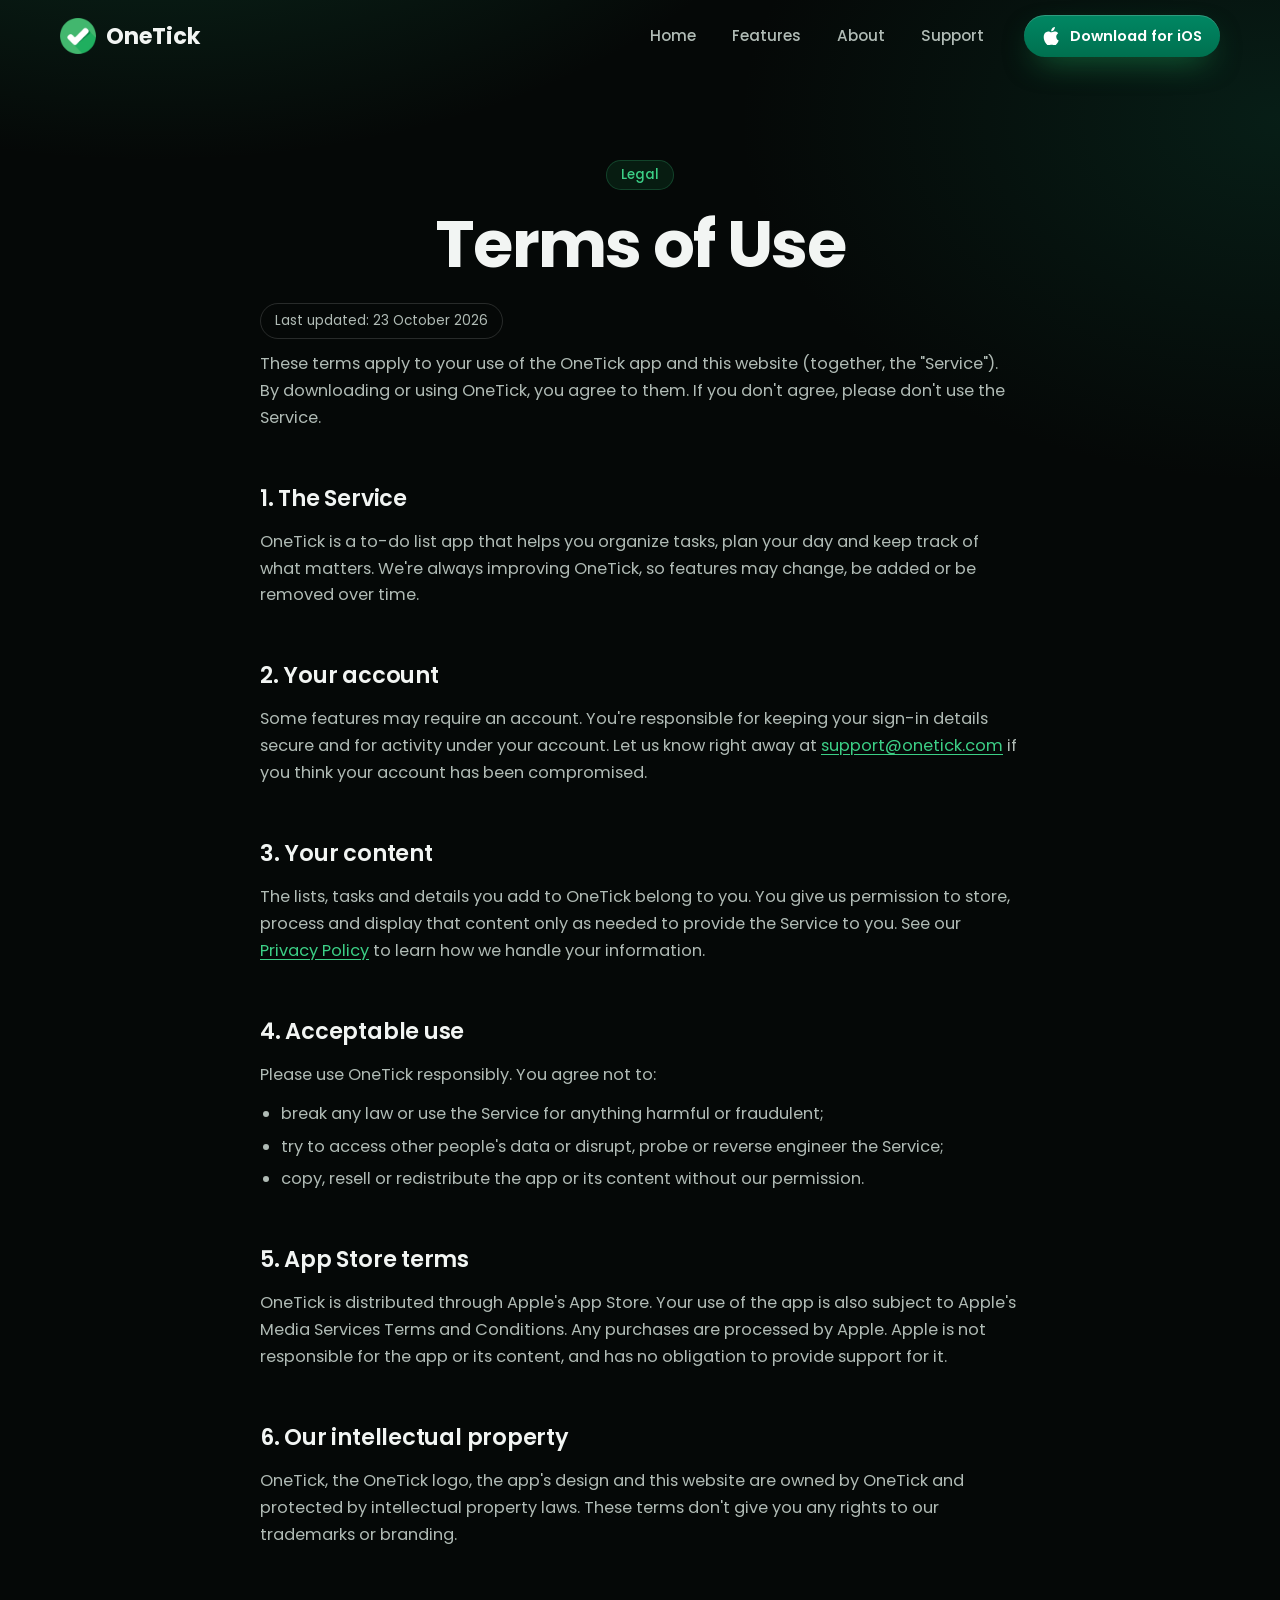
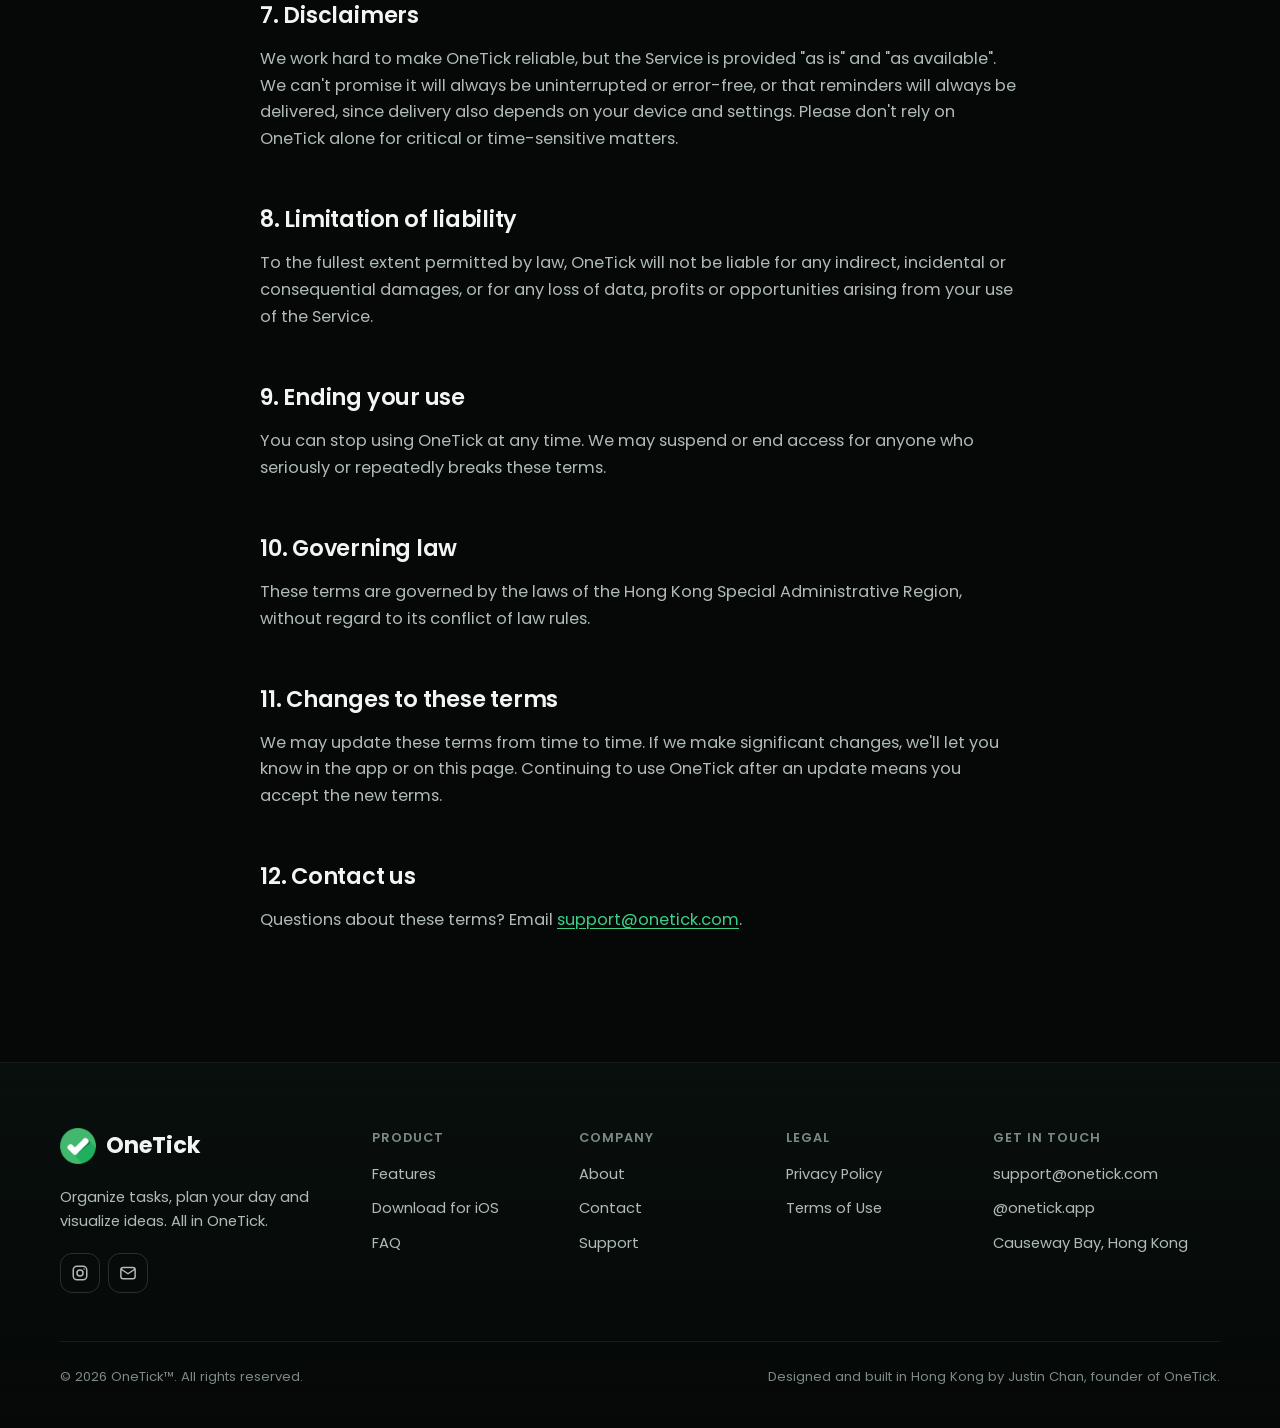
<file: terms.html>
<!doctype html>
<html lang="en">
  <head>
    <meta charset="utf-8">
    <meta name="viewport" content="width=device-width, initial-scale=1, viewport-fit=cover">
    <title>Terms of Use | OneTick</title>
    <meta name="description" content="The terms that apply when you use the OneTick app and website.">
    <meta name="theme-color" content="#050807">
    <link rel="canonical" href="https://onetick.tk/terms.html">
    <link rel="icon" href="assets/img/favicon-32.png" sizes="32x32" type="image/png">
    <link rel="icon" href="assets/img/icon-192.png" sizes="192x192" type="image/png">
    <link rel="apple-touch-icon" href="assets/img/apple-touch-icon.png">
    <link rel="manifest" href="site.webmanifest">

    <meta property="og:type" content="website">
    <meta property="og:site_name" content="OneTick">
    <meta property="og:title" content="Terms of Use | OneTick">
    <meta property="og:description" content="The terms that apply when you use the OneTick app and website.">
    <meta property="og:url" content="https://onetick.tk/terms.html">
    <meta property="og:image" content="https://onetick.tk/assets/img/og-image.png">
    <meta property="og:image:width" content="1200">
    <meta property="og:image:height" content="630">
    <meta name="twitter:card" content="summary_large_image">

    <link rel="preconnect" href="https://fonts.googleapis.com">
    <link rel="preconnect" href="https://fonts.gstatic.com" crossorigin>
    <link rel="stylesheet" href="https://fonts.googleapis.com/css2?family=Poppins:wght@400;500;600;700&display=swap">
    <link rel="stylesheet" href="assets/css/style.css">
    <script src="assets/js/main.js" defer></script>
  </head>
  <body>
    <a class="skip-link" href="#main">Skip to content</a>

    <header class="site-header" data-header>
      <div class="container nav">
        <a class="brand" href="index.html" aria-label="OneTick home">
          <img src="assets/img/logo-180.png" alt="" width="36" height="36">
          <span>OneTick</span>
        </a>
        <nav class="nav-links" aria-label="Main">
            <a href="index.html">Home</a>
            <a href="features.html">Features</a>
            <a href="about.html">About</a>
            <a href="support.html">Support</a>
        </nav>
        <a class="btn btn-primary btn-sm nav-cta" href="support.html" data-appstore><svg class="icon" viewBox="0 0 24 24" fill="currentColor" aria-hidden="true"><path d="M12.152 6.896c-.948 0-2.415-1.078-3.96-1.04-2.04.027-3.91 1.183-4.961 3.014-2.117 3.675-.546 9.103 1.519 12.09 1.013 1.454 2.208 3.09 3.792 3.039 1.52-.065 2.09-.987 3.935-.987 1.831 0 2.35.987 3.96.948 1.637-.026 2.676-1.48 3.676-2.948 1.156-1.688 1.636-3.325 1.662-3.415-.039-.013-3.182-1.221-3.22-4.857-.026-3.04 2.48-4.494 2.597-4.559-1.429-2.09-3.623-2.324-4.39-2.376-2-.156-3.675 1.09-4.61 1.09zM15.53 3.83c.843-1.012 1.4-2.427 1.245-3.83-1.207.052-2.662.805-3.532 1.818-.78.896-1.454 2.338-1.273 3.714 1.338.104 2.715-.688 3.559-1.701"/></svg> Download for iOS</a>
        <button class="nav-toggle" type="button" aria-expanded="false" aria-controls="mobile-menu" aria-label="Open menu">
          <svg class="icon icon-menu" viewBox="0 0 24 24" fill="none" stroke="currentColor" stroke-width="2" stroke-linecap="round" stroke-linejoin="round" aria-hidden="true"><path d="M4 7h16M4 12h16M4 17h10"/></svg><svg class="icon icon-close" viewBox="0 0 24 24" fill="none" stroke="currentColor" stroke-width="2" stroke-linecap="round" stroke-linejoin="round" aria-hidden="true"><path d="M18 6 6 18M6 6l12 12"/></svg>
        </button>
      </div>

      <div class="mobile-menu" id="mobile-menu">
        <nav aria-label="Mobile">
            <a href="index.html">Home<svg class="icon" viewBox="0 0 24 24" fill="none" stroke="currentColor" stroke-width="2" stroke-linecap="round" stroke-linejoin="round" aria-hidden="true"><path d="M5 12h14M13 6l6 6-6 6"/></svg></a>
            <a href="features.html">Features<svg class="icon" viewBox="0 0 24 24" fill="none" stroke="currentColor" stroke-width="2" stroke-linecap="round" stroke-linejoin="round" aria-hidden="true"><path d="M5 12h14M13 6l6 6-6 6"/></svg></a>
            <a href="about.html">About<svg class="icon" viewBox="0 0 24 24" fill="none" stroke="currentColor" stroke-width="2" stroke-linecap="round" stroke-linejoin="round" aria-hidden="true"><path d="M5 12h14M13 6l6 6-6 6"/></svg></a>
            <a href="support.html">Support<svg class="icon" viewBox="0 0 24 24" fill="none" stroke="currentColor" stroke-width="2" stroke-linecap="round" stroke-linejoin="round" aria-hidden="true"><path d="M5 12h14M13 6l6 6-6 6"/></svg></a>
        </nav>
        <a class="btn btn-primary" href="support.html" data-appstore><svg class="icon" viewBox="0 0 24 24" fill="currentColor" aria-hidden="true"><path d="M12.152 6.896c-.948 0-2.415-1.078-3.96-1.04-2.04.027-3.91 1.183-4.961 3.014-2.117 3.675-.546 9.103 1.519 12.09 1.013 1.454 2.208 3.09 3.792 3.039 1.52-.065 2.09-.987 3.935-.987 1.831 0 2.35.987 3.96.948 1.637-.026 2.676-1.48 3.676-2.948 1.156-1.688 1.636-3.325 1.662-3.415-.039-.013-3.182-1.221-3.22-4.857-.026-3.04 2.48-4.494 2.597-4.559-1.429-2.09-3.623-2.324-4.39-2.376-2-.156-3.675 1.09-4.61 1.09zM15.53 3.83c.843-1.012 1.4-2.427 1.245-3.83-1.207.052-2.662.805-3.532 1.818-.78.896-1.454 2.338-1.273 3.714 1.338.104 2.715-.688 3.559-1.701"/></svg> Download for iOS</a>
        <div class="mobile-menu-foot">
          <a href="mailto:support@onetick.com">support@onetick.com</a>
          <a href="https://www.instagram.com/onetick.app/" target="_blank" rel="noopener">Instagram @onetick.app</a>
        </div>
      </div>
    </header>

    <main id="main">
      <!-- DRAFT: review (ideally with a lawyer) before publishing. -->
      <section class="page-hero container-narrow" style="padding-bottom: 24px">
        <span class="eyebrow plain">Legal</span>
        <h1 class="display">Terms of Use</h1>
      </section>

      <article class="container-narrow prose">
        <p class="updated">Last updated: 23 October 2026</p>

        <p>These terms apply to your use of the OneTick app and this website (together, the "Service"). By downloading or using OneTick, you agree to them. If you don't agree, please don't use the Service.</p>

        <h2 id="service">1. The Service</h2>
        <p>OneTick is a to-do list app that helps you organize tasks, plan your day and keep track of what matters. We're always improving OneTick, so features may change, be added or be removed over time.</p>

        <h2 id="account">2. Your account</h2>
        <p>Some features may require an account. You're responsible for keeping your sign-in details secure and for activity under your account. Let us know right away at <a href="mailto:support@onetick.com">support@onetick.com</a> if you think your account has been compromised.</p>

        <h2 id="content">3. Your content</h2>
        <p>The lists, tasks and details you add to OneTick belong to you. You give us permission to store, process and display that content only as needed to provide the Service to you. See our <a href="privacy.html">Privacy Policy</a> to learn how we handle your information.</p>

        <h2 id="use">4. Acceptable use</h2>
        <p>Please use OneTick responsibly. You agree not to:</p>
        <ul>
          <li>break any law or use the Service for anything harmful or fraudulent;</li>
          <li>try to access other people's data or disrupt, probe or reverse engineer the Service;</li>
          <li>copy, resell or redistribute the app or its content without our permission.</li>
        </ul>

        <h2 id="apple">5. App Store terms</h2>
        <p>OneTick is distributed through Apple's App Store. Your use of the app is also subject to Apple's Media Services Terms and Conditions. Any purchases are processed by Apple. Apple is not responsible for the app or its content, and has no obligation to provide support for it.</p>

        <h2 id="ip">6. Our intellectual property</h2>
        <p>OneTick, the OneTick logo, the app's design and this website are owned by OneTick and protected by intellectual property laws. These terms don't give you any rights to our trademarks or branding.</p>

        <h2 id="disclaimer">7. Disclaimers</h2>
        <p>We work hard to make OneTick reliable, but the Service is provided "as is" and "as available". We can't promise it will always be uninterrupted or error-free, or that reminders will always be delivered, since delivery also depends on your device and settings. Please don't rely on OneTick alone for critical or time-sensitive matters.</p>

        <h2 id="liability">8. Limitation of liability</h2>
        <p>To the fullest extent permitted by law, OneTick will not be liable for any indirect, incidental or consequential damages, or for any loss of data, profits or opportunities arising from your use of the Service.</p>

        <h2 id="termination">9. Ending your use</h2>
        <p>You can stop using OneTick at any time. We may suspend or end access for anyone who seriously or repeatedly breaks these terms.</p>

        <h2 id="law">10. Governing law</h2>
        <p>These terms are governed by the laws of the Hong Kong Special Administrative Region, without regard to its conflict of law rules.</p>

        <h2 id="changes">11. Changes to these terms</h2>
        <p>We may update these terms from time to time. If we make significant changes, we'll let you know in the app or on this page. Continuing to use OneTick after an update means you accept the new terms.</p>

        <h2 id="contact">12. Contact us</h2>
        <p>Questions about these terms? Email <a href="mailto:support@onetick.com">support@onetick.com</a>.</p>
      </article>
    </main>

    <footer class="site-footer">
      <div class="container footer-grid">
        <div class="footer-brand">
          <a class="brand" href="index.html" aria-label="OneTick home">
            <img src="assets/img/logo-180.png" alt="" width="36" height="36">
            <span>OneTick</span>
          </a>
          <p>Organize tasks, plan your day and visualize ideas. All in OneTick.</p>
          <div class="socials">
            <a href="https://www.instagram.com/onetick.app/" target="_blank" rel="noopener" aria-label="OneTick on Instagram"><svg class="icon" viewBox="0 0 24 24" fill="none" stroke="currentColor" stroke-width="2" stroke-linecap="round" stroke-linejoin="round" aria-hidden="true"><rect x="3" y="3" width="18" height="18" rx="5"/><circle cx="12" cy="12" r="4"/><path d="M17.5 6.5h.01"/></svg></a>
            <a href="mailto:support@onetick.com" aria-label="Email OneTick support"><svg class="icon" viewBox="0 0 24 24" fill="none" stroke="currentColor" stroke-width="2" stroke-linecap="round" stroke-linejoin="round" aria-hidden="true"><rect x="2.5" y="4.5" width="19" height="15" rx="3"/><path d="m3 7 9 6 9-6"/></svg></a>
          </div>
        </div>
        <div>
          <h2>Product</h2>
          <ul>
            <li><a href="features.html">Features</a></li>
            <li><a href="support.html" data-appstore>Download for iOS</a></li>
            <li><a href="support.html#faq">FAQ</a></li>
          </ul>
        </div>
        <div>
          <h2>Company</h2>
          <ul>
            <li><a href="about.html">About</a></li>
            <li><a href="support.html#contact">Contact</a></li>
            <li><a href="support.html">Support</a></li>
          </ul>
        </div>
        <div>
          <h2>Legal</h2>
          <ul>
            <li><a href="privacy.html">Privacy Policy</a></li>
            <li><a href="terms.html">Terms of Use</a></li>
          </ul>
        </div>
        <div class="footer-contact">
          <h2>Get in touch</h2>
          <address>
            <a href="mailto:support@onetick.com">support@onetick.com</a>
            <a href="https://www.instagram.com/onetick.app/" target="_blank" rel="noopener">@onetick.app</a>
            <span>Causeway Bay, Hong Kong</span>
          </address>
        </div>
      </div>
      <div class="container footer-bottom">
        <p>© <span data-year>2026</span> OneTick™. All rights reserved.</p>
        <p>Designed and built in Hong Kong by Justin Chan, founder of OneTick.</p>
      </div>
    </footer>
  </body>
</html>
</file>
<file: assets/css/style.css>
/* ==========================================================================
   OneTick website
   Dark, green-tinted brand look from the OneTick Figma design.
   ========================================================================== */

:root {
  color-scheme: dark;

  /* Surfaces */
  --bg: #050807;
  --bg-elev: #0a110f;
  --surface: #0f1714;
  --surface-2: #16201c;
  --line: rgba(255, 255, 255, 0.08);
  --line-strong: rgba(255, 255, 255, 0.14);

  /* The app's own (iOS dark) surfaces, used for the recreated UI */
  --app-bg: #1c1c1e;
  --app-card: #2c2c2e;
  --app-card-2: #3a3a3c;

  /* Text */
  --text: #f2f5f3;
  --text-2: #b0bbb5;
  --text-3: #7d8a84;

  /* Brand */
  --brand: #1faf5f;
  --brand-light: #42b76e;
  --brand-bright: #3ccf86;
  --brand-deep: #008763;
  --brand-tint: rgba(31, 175, 95, 0.12);

  /* App priority + category colours */
  --p-urgent: #ff453a;
  --p-high: #ff9f0a;
  --p-medium: #00a67e;
  --p-low: #40b4d0;
  --p-none: #8e8e93;
  --c-today: #4fc3dc;
  --c-all: #5e5ce6;
  --c-starred: #ff453a;
  --c-planned: #ff9f0a;

  /* Shape + rhythm */
  --radius-sm: 12px;
  --radius: 18px;
  --radius-lg: 28px;
  --radius-xl: 40px;
  --container: 1160px;
  --gutter: clamp(16px, 4vw, 32px);
  --section: clamp(72px, 10vw, 128px);
  --header-h: 72px;

  --font: "Poppins", system-ui, -apple-system, "Segoe UI", Roboto, sans-serif;
  --ease: cubic-bezier(0.2, 0.8, 0.2, 1);
}

/* ---------- Reset ---------- */

*,
*::before,
*::after {
  box-sizing: border-box;
}

html {
  -webkit-text-size-adjust: 100%;
  scroll-padding-top: calc(var(--header-h) + 16px);
}

/* Added by main.js after load: smooth scrolling set in CSS from the start
   stops Chrome jumping to a #fragment when arriving from another page. */
html.smooth {
  scroll-behavior: smooth;
}

body {
  margin: 0;
  min-height: 100vh;
  font-family: var(--font);
  font-size: 1rem;
  line-height: 1.65;
  color: var(--text);
  background-color: var(--bg);
  background-image:
    radial-gradient(1100px 650px at 12% -8%, rgba(22, 110, 74, 0.42), transparent 62%),
    radial-gradient(900px 600px at 100% 4%, rgba(12, 80, 58, 0.3), transparent 60%);
  background-repeat: no-repeat;
  -webkit-font-smoothing: antialiased;
  -moz-osx-font-smoothing: grayscale;
  overflow-x: clip;
}

body.menu-open {
  overflow: hidden;
}

img,
svg {
  display: block;
  max-width: 100%;
}

img {
  height: auto;
}

h1,
h2,
h3,
h4,
p,
ul,
ol,
figure,
blockquote {
  margin: 0;
}

ul[role="list"],
ol[role="list"] {
  list-style: none;
  padding: 0;
}

a {
  color: inherit;
  text-decoration: none;
}

button,
input,
select,
textarea {
  font: inherit;
  color: inherit;
}

button {
  cursor: pointer;
  background: none;
  border: 0;
  padding: 0;
}

::selection {
  background: rgba(60, 207, 134, 0.3);
}

:focus-visible {
  outline: 2px solid var(--brand-bright);
  outline-offset: 3px;
  border-radius: 6px;
}

.sr-only {
  position: absolute;
  width: 1px;
  height: 1px;
  padding: 0;
  margin: -1px;
  overflow: hidden;
  clip: rect(0, 0, 0, 0);
  white-space: nowrap;
  border: 0;
}

.skip-link {
  position: fixed;
  top: 12px;
  left: 12px;
  z-index: 100;
  padding: 10px 16px;
  border-radius: 999px;
  background: var(--brand-deep);
  color: #fff;
  font-weight: 600;
  transform: translateY(-200%);
  transition: transform 0.2s var(--ease);
}

.skip-link:focus {
  transform: none;
}

/* ---------- Layout ---------- */

.container {
  width: min(100% - 2 * var(--gutter), var(--container));
  margin-inline: auto;
}

.container-narrow {
  width: min(100% - 2 * var(--gutter), 760px);
  margin-inline: auto;
}

.section {
  padding-block: var(--section);
  position: relative;
}

.section-tight {
  padding-block: calc(var(--section) * 0.6);
}

.section-head {
  max-width: 720px;
  margin-bottom: clamp(40px, 6vw, 64px);
}

.section-head.center {
  margin-inline: auto;
  text-align: center;
}

.section-head .lead {
  margin-top: 16px;
}

/* ---------- Type ---------- */

.display {
  font-size: clamp(2.6rem, 6.4vw, 4.75rem);
  font-weight: 700;
  line-height: 1.04;
  letter-spacing: -0.025em;
}

.h2 {
  font-size: clamp(2rem, 4.4vw, 3.1rem);
  font-weight: 700;
  line-height: 1.1;
  letter-spacing: -0.02em;
}

.h3 {
  font-size: clamp(1.25rem, 2vw, 1.5rem);
  font-weight: 600;
  line-height: 1.3;
  letter-spacing: -0.01em;
}

.lead {
  font-size: clamp(1.05rem, 1.6vw, 1.2rem);
  color: var(--text-2);
  line-height: 1.7;
}

.muted {
  color: var(--text-2);
}

.accent {
  color: var(--brand-bright);
}

.gradient-text {
  background: linear-gradient(120deg, #c9f0dc 0%, var(--brand-bright) 45%, var(--brand) 100%);
  -webkit-background-clip: text;
  background-clip: text;
  color: transparent;
}

.eyebrow {
  display: inline-flex;
  align-items: center;
  gap: 8px;
  padding: 6px 14px 6px 8px;
  border-radius: 999px;
  background: var(--brand-tint);
  border: 1px solid rgba(60, 207, 134, 0.22);
  color: var(--brand-bright);
  font-size: 0.85rem;
  font-weight: 500;
  line-height: 1.2;
}

.eyebrow img {
  width: 20px;
  height: 20px;
}

.eyebrow.plain {
  padding-left: 14px;
}

.icon {
  width: 1.25em;
  height: 1.25em;
  flex: none;
}

/* ---------- Buttons ---------- */

.btn {
  --h: 52px;
  display: inline-flex;
  align-items: center;
  justify-content: center;
  gap: 10px;
  min-height: var(--h);
  padding: 0 24px;
  border-radius: 999px;
  font-weight: 600;
  font-size: 1rem;
  line-height: 1;
  white-space: nowrap;
  transition: transform 0.2s var(--ease), box-shadow 0.2s var(--ease), background-color 0.2s, border-color 0.2s;
}

.btn:active {
  transform: translateY(1px) scale(0.98);
}

.btn-sm {
  --h: 42px;
  padding: 0 18px;
  font-size: 0.92rem;
}

.btn-primary {
  color: #fff;
  background: linear-gradient(180deg, #008763, #00704f);
  box-shadow: 0 12px 32px -12px rgba(31, 175, 95, 0.7), inset 0 1px 0 rgba(255, 255, 255, 0.18);
}

.btn-primary:hover {
  transform: translateY(-2px);
  box-shadow: 0 20px 44px -14px rgba(31, 175, 95, 0.85), inset 0 1px 0 rgba(255, 255, 255, 0.22);
}

.btn-ghost {
  color: var(--text);
  background: rgba(255, 255, 255, 0.05);
  border: 1px solid var(--line-strong);
}

.btn-ghost:hover {
  background: rgba(255, 255, 255, 0.09);
  border-color: rgba(255, 255, 255, 0.24);
}

.btn-store {
  --h: 58px;
  gap: 12px;
  padding: 0 24px 0 20px;
  color: #fff;
  background: #000;
  border: 1px solid rgba(255, 255, 255, 0.28);
  text-align: left;
  box-shadow: 0 16px 40px -18px rgba(0, 0, 0, 0.9);
}

.btn-store:hover {
  transform: translateY(-2px);
  border-color: rgba(255, 255, 255, 0.5);
}

.btn-store .icon {
  width: 26px;
  height: 26px;
  margin-top: -3px;
}

.btn-store span {
  display: grid;
  gap: 3px;
}

.btn-store small {
  font-size: 0.7rem;
  font-weight: 500;
  letter-spacing: 0.02em;
  opacity: 0.85;
}

.btn-store strong {
  font-size: 1.2rem;
  font-weight: 600;
  letter-spacing: -0.01em;
}

.btn-row {
  display: flex;
  flex-wrap: wrap;
  gap: 12px;
  align-items: center;
}

.link-arrow {
  display: inline-flex;
  align-items: center;
  gap: 6px;
  font-weight: 600;
  color: var(--brand-bright);
}

.link-arrow .icon {
  transition: transform 0.2s var(--ease);
}

.link-arrow:hover .icon {
  transform: translateX(4px);
}

/* ---------- Header ---------- */

.site-header {
  position: sticky;
  top: 0;
  z-index: 50;
}

/* The blur lives on a pseudo-element: backdrop-filter on the header itself
   would become the containing block for the fixed mobile menu and collapse it. */
.site-header::before {
  content: "";
  position: absolute;
  inset: 0;
  background: rgba(5, 8, 7, 0.78);
  border-bottom: 1px solid var(--line);
  -webkit-backdrop-filter: saturate(160%) blur(18px);
  backdrop-filter: saturate(160%) blur(18px);
  opacity: 0;
  transition: opacity 0.3s;
}

.site-header.is-scrolled::before,
.site-header[data-open]::before {
  opacity: 1;
}

.nav {
  position: relative;
  height: var(--header-h);
  display: flex;
  align-items: center;
  gap: 24px;
}

.brand {
  display: inline-flex;
  align-items: center;
  gap: 10px;
  font-size: 1.4rem;
  font-weight: 700;
  letter-spacing: -0.01em;
  margin-right: auto;
}

.brand img {
  width: 36px;
  height: 36px;
  transition: transform 0.5s var(--ease);
}

.brand:hover img {
  transform: rotate(-12deg) scale(1.06);
}

.nav-links {
  display: flex;
  align-items: center;
  gap: 4px;
}

.nav-links a {
  position: relative;
  padding: 8px 16px;
  border-radius: 999px;
  font-size: 0.95rem;
  font-weight: 500;
  color: var(--text-2);
  transition: color 0.2s, background-color 0.2s;
}

.nav-links a:hover {
  color: var(--text);
  background: rgba(255, 255, 255, 0.06);
}

.nav-links a[aria-current="page"] {
  color: var(--text);
}

.nav-links a[aria-current="page"]::after {
  content: "";
  position: absolute;
  left: 50%;
  bottom: 2px;
  width: 4px;
  height: 4px;
  margin-left: -2px;
  border-radius: 50%;
  background: var(--brand-bright);
}

.nav-toggle {
  display: none;
  width: 44px;
  height: 44px;
  margin-right: -8px;
  border-radius: 12px;
  place-items: center;
  color: var(--text);
}

.nav-toggle:hover {
  background: rgba(255, 255, 255, 0.06);
}

.nav-toggle .icon {
  width: 24px;
  height: 24px;
}

.nav-toggle .icon-close,
.site-header[data-open] .nav-toggle .icon-menu {
  display: none;
}

.site-header[data-open] .nav-toggle .icon-close {
  display: block;
}

.mobile-menu {
  position: fixed;
  inset: var(--header-h) 0 0;
  padding: 24px var(--gutter) 40px;
  background: rgba(5, 8, 7, 0.97);
  -webkit-backdrop-filter: blur(18px);
  backdrop-filter: blur(18px);
  overflow-y: auto;
  visibility: hidden;
  opacity: 0;
  transform: translateY(-8px);
  transition: opacity 0.25s var(--ease), transform 0.25s var(--ease), visibility 0s linear 0.25s;
}

.site-header[data-open] .mobile-menu {
  visibility: visible;
  opacity: 1;
  transform: none;
  transition: opacity 0.25s var(--ease), transform 0.25s var(--ease), visibility 0s;
}

.mobile-menu nav {
  display: grid;
  gap: 4px;
}

.mobile-menu nav a {
  display: flex;
  align-items: center;
  justify-content: space-between;
  padding: 16px 4px;
  border-bottom: 1px solid var(--line);
  font-size: 1.5rem;
  font-weight: 600;
  letter-spacing: -0.01em;
}

.mobile-menu nav a[aria-current="page"] {
  color: var(--brand-bright);
}

.mobile-menu .btn {
  width: 100%;
  margin-top: 28px;
}

.mobile-menu-foot {
  margin-top: 28px;
  display: grid;
  gap: 6px;
  color: var(--text-3);
  font-size: 0.9rem;
}

@media (max-width: 899px) {
  .nav-links,
  .nav-cta {
    display: none;
  }

  .nav-toggle {
    display: grid;
  }
}

@media (min-width: 900px) {
  .mobile-menu {
    display: none;
  }
}

/* ---------- Hero ---------- */

.hero {
  position: relative;
  padding-top: clamp(32px, 6vw, 72px);
  padding-bottom: clamp(56px, 8vw, 96px);
  overflow: clip;
}

.hero-grid {
  display: grid;
  grid-template-columns: 1.05fr 1fr;
  align-items: center;
  gap: clamp(32px, 5vw, 72px);
}

.hero-copy .display {
  margin-top: 22px;
}

.hero-words span {
  display: block;
}

.hero-words span:nth-child(1) {
  color: #dff3e8;
}

.hero-words span:nth-child(2) {
  color: #8fdcb3;
}

.hero-words span:nth-child(3) {
  color: var(--brand-bright);
}

.hero-copy .lead {
  margin-top: 24px;
  max-width: 520px;
}

.hero-copy .btn-row {
  margin-top: 36px;
}

.hero-proof {
  display: flex;
  align-items: center;
  gap: 14px;
  margin-top: 36px;
  color: var(--text-2);
  font-size: 0.92rem;
}

.avatar-stack {
  display: flex;
}

.avatar-stack img {
  width: 36px;
  height: 36px;
  border-radius: 50%;
  border: 2px solid var(--bg);
  margin-left: -10px;
}

.avatar-stack img:first-child {
  margin-left: 0;
}

.hero-proof p {
  text-align: left;
}

.hero-proof strong {
  color: var(--text);
  font-weight: 600;
}

.hero-visual {
  position: relative;
  aspect-ratio: 1 / 1.08;
  max-width: 560px;
  width: 100%;
  margin-inline: auto;
}

.hero-visual::before {
  content: "";
  position: absolute;
  inset: 10% 5% 0;
  background: radial-gradient(closest-side, rgba(31, 175, 95, 0.38), transparent);
  filter: blur(30px);
}

.hero-phone {
  position: absolute;
  filter: drop-shadow(0 40px 60px rgba(0, 0, 0, 0.6));
}

.hero-phone-front {
  width: 50%;
  right: 12%;
  top: 0;
  z-index: 2;
}

.hero-phone-back {
  width: 43%;
  left: 4%;
  top: 12%;
  z-index: 1;
  transform: rotate(-7deg);
  opacity: 0.92;
}

.float-card {
  position: absolute;
  z-index: 3;
  display: flex;
  align-items: center;
  gap: 12px;
  padding: 12px 16px 12px 12px;
  border-radius: 20px;
  background: rgba(32, 34, 36, 0.78);
  border: 1px solid rgba(255, 255, 255, 0.1);
  -webkit-backdrop-filter: blur(16px) saturate(150%);
  backdrop-filter: blur(16px) saturate(150%);
  box-shadow: 0 24px 50px -20px rgba(0, 0, 0, 0.8);
  font-size: 0.82rem;
  line-height: 1.35;
  text-align: left;
  animation: float 7s ease-in-out infinite;
}

.float-card img {
  width: 34px;
  height: 34px;
}

.float-card b {
  display: block;
  font-weight: 600;
  font-size: 0.88rem;
}

.float-card small {
  display: block;
  color: var(--text-2);
  font-size: 0.75rem;
}

.float-notif {
  bottom: 14%;
  left: -6%;
  max-width: 270px;
}

.float-notif .tag {
  display: flex;
  justify-content: space-between;
  gap: 12px;
  color: var(--text-3);
  font-size: 0.7rem;
  text-transform: uppercase;
  letter-spacing: 0.06em;
}

.float-progress {
  top: 3%;
  left: 2%;
  animation-delay: -3.5s;
}

.ring {
  width: 40px;
  height: 40px;
  transform: rotate(-90deg);
}

.ring circle {
  fill: none;
  stroke-width: 4;
}

.ring .track {
  stroke: rgba(255, 255, 255, 0.12);
}

.ring .value {
  stroke: var(--brand-bright);
  stroke-linecap: round;
  stroke-dasharray: 100.5;
  stroke-dashoffset: 25;
}

@keyframes float {
  0%,
  100% {
    transform: translateY(0);
  }
  50% {
    transform: translateY(-8px);
  }
}

@media (max-width: 899px) {
  .hero-grid {
    grid-template-columns: 1fr;
    text-align: center;
  }

  .hero-copy .lead {
    margin-inline: auto;
  }

  .hero-copy .btn-row,
  .hero-proof {
    justify-content: center;
  }

  .hero-visual {
    max-width: 460px;
  }
}

@media (max-width: 520px) {
  .float-notif {
    left: 0;
    bottom: 10%;
    max-width: 220px;
    padding: 10px 12px 10px 10px;
  }

  .float-progress {
    display: none;
  }

  .float-card img {
    width: 28px;
    height: 28px;
  }

  .ring {
    width: 32px;
    height: 32px;
  }
}

/* ---------- Wave divider (from the Figma design) ---------- */

.wave {
  display: block;
  width: 100%;
  height: clamp(40px, 6vw, 80px);
  color: var(--brand);
  opacity: 0.55;
  pointer-events: none;
}

/* ---------- Split feature sections ---------- */

.split {
  display: grid;
  grid-template-columns: 1fr 1fr;
  align-items: center;
  gap: clamp(40px, 6vw, 96px);
}

.split + .split {
  margin-top: var(--section);
}

.split-reverse .split-media {
  order: -1;
}

.split-copy .h2 {
  margin-top: 18px;
}

.split-copy .lead {
  margin-top: 18px;
}

.split-copy .link-arrow,
.split-copy .btn-row {
  margin-top: 28px;
}

.check-list {
  display: grid;
  gap: 14px;
  margin-top: 28px;
  padding: 0;
  list-style: none;
}

.check-list li {
  display: flex;
  gap: 12px;
  align-items: flex-start;
  color: var(--text-2);
}

.check-list li strong {
  color: var(--text);
  font-weight: 600;
}

.check-list .bullet {
  flex: none;
  display: grid;
  place-items: center;
  width: 24px;
  height: 24px;
  margin-top: 1px;
  border-radius: 50%;
  background: var(--brand-tint);
  color: var(--brand-bright);
}

.check-list .bullet .icon {
  width: 14px;
  height: 14px;
  stroke-width: 3;
}

.icon-row {
  display: flex;
  gap: 14px;
  margin-top: 32px;
}

.icon-row span {
  display: grid;
  place-items: center;
  width: 52px;
  height: 52px;
  border-radius: 16px;
  background: var(--brand-tint);
  border: 1px solid rgba(60, 207, 134, 0.18);
  color: var(--brand-bright);
}

.icon-row .icon {
  width: 24px;
  height: 24px;
}

@media (max-width: 899px) {
  .split {
    grid-template-columns: 1fr;
  }

  .split-reverse .split-media {
    order: 0;
  }

  .split-media {
    max-width: 520px;
    width: 100%;
    margin-inline: auto;
  }
}

/* ---------- Recreated app UI ---------- */

.app-ui {
  position: relative;
  padding: clamp(18px, 3vw, 28px);
  border-radius: 32px;
  background: var(--app-bg);
  box-shadow: 0 0 0 1px rgba(255, 255, 255, 0.06), 0 50px 90px -40px rgba(0, 0, 0, 0.9), 0 0 120px -40px rgba(31, 175, 95, 0.35);
  font-size: 0.95rem;
}

.app-ui-title {
  font-weight: 500;
  font-size: 1.05rem;
  margin-bottom: 16px;
}

.app-ui-title.big {
  font-size: clamp(1.5rem, 3vw, 1.85rem);
  font-weight: 600;
  color: var(--p-medium);
  letter-spacing: -0.01em;
}

.cat-grid {
  display: grid;
  grid-template-columns: 1fr 1fr;
  gap: 12px;
}

.cat {
  display: grid;
  grid-template-columns: auto 1fr;
  align-items: center;
  gap: 2px 14px;
  padding: 16px 16px 18px;
  border-radius: 18px;
  background: var(--app-card);
}

.cat .icon {
  grid-row: span 2;
  width: 30px;
  height: 30px;
}

.cat b {
  font-weight: 500;
}

.cat small {
  color: var(--text-3);
  font-size: 0.8rem;
}

.cat .bar {
  grid-column: 1 / -1;
  height: 4px;
  margin-top: 14px;
  border-radius: 4px;
  background: var(--app-card-2);
  overflow: hidden;
}

.cat .bar i {
  display: block;
  height: 100%;
  width: var(--w, 50%);
  background: currentColor;
  border-radius: inherit;
}

.cat.today { color: var(--c-today); }
.cat.all { color: var(--c-all); }
.cat.starred { color: var(--c-starred); }
.cat.planned { color: var(--c-planned); }
.cat b,
.cat small {
  grid-column: 2;
}
.cat b { color: var(--text); }

.app-lists {
  margin-top: 22px;
}

.app-lists h4 {
  font-weight: 500;
  margin-bottom: 10px;
}

.app-lists h4 span {
  color: var(--text-3);
  margin-left: 6px;
}

.app-lists ul {
  display: grid;
  gap: 8px;
  padding: 0;
  list-style: none;
}

.app-lists li {
  display: flex;
  align-items: center;
  gap: 12px;
  padding: 12px 16px;
  border-radius: 14px;
  background: var(--app-card);
}

.app-lists li .icon {
  width: 20px;
  height: 20px;
}

.app-lists li span:last-child {
  margin-left: auto;
  color: var(--text-3);
}

@media (max-width: 420px) {
  .cat {
    grid-template-columns: 1fr;
    padding: 14px;
  }

  .cat .icon {
    grid-row: auto;
    margin-bottom: 8px;
  }

  .cat b,
  .cat small {
    grid-column: 1;
  }
}

/* ---------- Live demo list ---------- */

.demo-label {
  position: absolute;
  top: -14px;
  right: 24px;
  display: inline-flex;
  align-items: center;
  gap: 6px;
  padding: 5px 12px;
  border-radius: 999px;
  background: var(--brand-deep);
  color: #fff;
  font-size: 0.75rem;
  font-weight: 600;
  box-shadow: 0 8px 20px -8px rgba(31, 175, 95, 0.8);
}

.demo-label::before {
  content: "";
  width: 7px;
  height: 7px;
  border-radius: 50%;
  background: #b5f5d2;
  animation: pulse 1.8s ease-in-out infinite;
}

@keyframes pulse {
  50% {
    opacity: 0.3;
  }
}

.demo-search {
  position: relative;
}

.demo-search .icon {
  position: absolute;
  left: 14px;
  top: 50%;
  transform: translateY(-50%);
  width: 18px;
  height: 18px;
  color: var(--text-3);
  pointer-events: none;
}

.app-input {
  width: 100%;
  height: 44px;
  padding: 0 14px 0 42px;
  border-radius: 12px;
  border: 1px solid transparent;
  background: var(--app-card);
  color: var(--text);
  font-size: 0.92rem;
}

.app-input::placeholder {
  color: var(--text-3);
}

.app-input:focus {
  outline: none;
  border-color: rgba(0, 166, 126, 0.6);
}

.demo-tools {
  display: flex;
  flex-wrap: wrap;
  gap: 8px;
  margin: 12px 0 14px;
}

.chip {
  display: inline-flex;
  align-items: center;
  gap: 6px;
  height: 34px;
  padding: 0 12px;
  border-radius: 10px;
  background: var(--app-card);
  color: var(--p-medium);
  font-size: 0.8rem;
  font-weight: 500;
  transition: background-color 0.2s;
}

button.chip:hover {
  background: var(--app-card-2);
}

.chip .icon {
  width: 15px;
  height: 15px;
}

.chip[aria-pressed="true"] {
  background: rgba(0, 166, 126, 0.18);
}

.chip-count .dot {
  display: grid;
  place-items: center;
  width: 16px;
  height: 16px;
  border-radius: 50%;
  background: var(--p-medium);
  color: var(--app-bg);
}

.chip-count .dot .icon {
  width: 10px;
  height: 10px;
  stroke-width: 4;
}

.task-list {
  display: grid;
  gap: 8px;
  padding: 0;
  margin: 0;
  list-style: none;
  min-height: 120px;
}

.task {
  display: flex;
  align-items: center;
  gap: 14px;
  padding: 12px 14px;
  border-radius: 16px;
  background: var(--app-card);
  animation: task-in 0.35s var(--ease);
}

@keyframes task-in {
  from {
    opacity: 0;
    transform: translateY(6px);
  }
}

.tick {
  flex: none;
  display: grid;
  place-items: center;
  width: 28px;
  height: 28px;
  border-radius: 50%;
  border: 2px solid var(--p-medium);
  color: #fff;
  transition: background-color 0.2s, transform 0.2s var(--ease);
}

.tick .icon {
  width: 16px;
  height: 16px;
  stroke-width: 3.2;
  opacity: 0;
  transform: scale(0.4);
  transition: opacity 0.2s, transform 0.25s var(--ease);
}

.tick:hover {
  background: rgba(0, 166, 126, 0.15);
}

.task.is-done .tick {
  background: var(--p-medium);
}

.task.is-done .tick .icon {
  opacity: 1;
  transform: none;
}

.task.pop .tick {
  animation: pop 0.35s var(--ease);
}

@keyframes pop {
  50% {
    transform: scale(1.2);
  }
}

.task-body {
  flex: 1;
  min-width: 0;
}

.task-title {
  font-weight: 500;
  line-height: 1.35;
  overflow-wrap: anywhere;
}

.task-meta {
  margin-top: 2px;
  color: var(--text-3);
  font-size: 0.78rem;
}

.task.is-done .task-title {
  color: var(--text-3);
  text-decoration: line-through;
}

.task-star {
  flex: none;
  display: grid;
  place-items: center;
  width: 36px;
  height: 36px;
  border-radius: 10px;
  color: var(--p-none);
  transition: background-color 0.2s, transform 0.2s var(--ease);
}

.task-star:hover {
  background: rgba(255, 255, 255, 0.06);
}

.task-star:active {
  transform: scale(0.85);
}

.task-star .icon {
  width: 22px;
  height: 22px;
}

.task[data-priority="urgent"] .task-star { color: var(--p-urgent); }
.task[data-priority="high"] .task-star { color: var(--p-high); }
.task[data-priority="medium"] .task-star { color: var(--p-medium); }
.task[data-priority="low"] .task-star { color: var(--p-low); }
.task[data-priority="none"] .task-star .icon { fill: none; }

.task-empty {
  display: grid;
  place-items: center;
  min-height: 120px;
  border-radius: 16px;
  border: 1px dashed var(--app-card-2);
  color: var(--text-3);
  font-size: 0.88rem;
  text-align: center;
  padding: 16px;
}

.demo-add {
  display: flex;
  gap: 8px;
  margin-top: 14px;
}

.demo-add .app-input {
  padding-left: 14px;
}

.demo-add button {
  flex: none;
  display: grid;
  place-items: center;
  width: 44px;
  height: 44px;
  border-radius: 50%;
  background: var(--brand-deep);
  color: #fff;
  box-shadow: 0 8px 20px -8px rgba(31, 175, 95, 0.8);
  transition: transform 0.2s var(--ease);
}

.demo-add button:hover {
  transform: scale(1.06);
}

.demo-hint {
  margin-top: 14px;
  color: var(--text-3);
  font-size: 0.8rem;
  text-align: center;
}

/* ---------- Bento feature grid ---------- */

.bento {
  display: grid;
  grid-template-columns: repeat(3, 1fr);
  gap: 16px;
}

.card {
  position: relative;
  display: flex;
  flex-direction: column;
  padding: clamp(22px, 3vw, 30px);
  border-radius: var(--radius-lg);
  background: linear-gradient(180deg, rgba(255, 255, 255, 0.045), rgba(255, 255, 255, 0.015));
  border: 1px solid var(--line);
  overflow: hidden;
  transition: border-color 0.3s, transform 0.3s var(--ease);
}

.card:hover {
  border-color: rgba(60, 207, 134, 0.28);
}

.card.span-2 {
  grid-column: span 2;
}

.card-icon {
  display: grid;
  place-items: center;
  width: 46px;
  height: 46px;
  border-radius: 14px;
  background: var(--brand-tint);
  color: var(--brand-bright);
  margin-bottom: 18px;
}

.card-icon .icon {
  width: 22px;
  height: 22px;
}

.card h3 {
  font-size: 1.15rem;
  font-weight: 600;
  line-height: 1.35;
}

.card p {
  margin-top: 8px;
  color: var(--text-2);
  font-size: 0.95rem;
}

.card-visual {
  margin-top: auto;
  padding-top: 24px;
}

.prio-pills {
  display: flex;
  flex-wrap: wrap;
  gap: 8px;
}

.prio-pills span {
  display: inline-flex;
  align-items: center;
  gap: 8px;
  padding: 8px 14px;
  border-radius: 999px;
  background: var(--app-bg);
  border: 1px solid var(--line);
  font-size: 0.85rem;
  font-weight: 500;
  color: var(--c, var(--text));
}

.prio-pills span::before {
  content: "";
  width: 12px;
  height: 12px;
  border-radius: 50%;
  background: var(--c, var(--text));
}

/* Pomodoro card ----------------------------------------------------------- */

.pomo-demo {
  display: grid;
  gap: 16px;
}

.island {
  display: flex;
  align-items: center;
  gap: 12px;
  padding: 12px 16px;
  border-radius: 999px;
  background: #000;
  border: 1px solid var(--line);
  font-size: 0.85rem;
}

.island-ring {
  width: 20px;
  height: 20px;
  flex: none;
  border-radius: 50%;
  background: conic-gradient(var(--brand-bright) 0 62%, rgba(255, 255, 255, 0.14) 62% 100%);
  -webkit-mask: radial-gradient(circle, transparent 0 5px, #000 5.5px);
  mask: radial-gradient(circle, transparent 0 5px, #000 5.5px);
}

.island-label {
  color: var(--text-2);
}

.island-time {
  margin-left: auto;
  font-variant-numeric: tabular-nums;
  font-weight: 600;
  color: var(--text);
}

.island-pause {
  display: grid;
  place-items: center;
  width: 26px;
  height: 26px;
  flex: none;
  border-radius: 50%;
  background: var(--brand-tint);
  color: var(--brand-bright);
}

.island-pause .icon {
  width: 13px;
  height: 13px;
}

.pomo-sessions {
  display: flex;
  align-items: center;
  gap: 8px;
}

.pomo-sessions span {
  width: 26px;
  height: 6px;
  border-radius: 999px;
  background: rgba(255, 255, 255, 0.14);
}

.pomo-sessions .done {
  background: var(--brand);
}

.pomo-sessions .now {
  background: linear-gradient(90deg, var(--brand-bright) 0 55%, rgba(255, 255, 255, 0.14) 55%);
}

.pomo-sessions small {
  margin-left: 6px;
  color: var(--text-3);
  font-size: 0.78rem;
}

/* Car location card ------------------------------------------------------- */

.car-demo {
  display: grid;
  gap: 12px;
}

.car-map {
  position: relative;
  display: grid;
  place-items: center;
  height: 112px;
  border-radius: var(--radius-sm);
  border: 1px solid var(--line);
  overflow: hidden;
  background:
    linear-gradient(transparent 49%, rgba(255, 255, 255, 0.05) 49% 51%, transparent 51%) 0 0 / 100% 28px,
    linear-gradient(90deg, transparent 49%, rgba(255, 255, 255, 0.05) 49% 51%, transparent 51%) 0 0 / 34px 100%,
    radial-gradient(120% 90% at 50% 0%, rgba(31, 175, 95, 0.16), transparent 70%),
    var(--app-bg);
}

.car-pin {
  display: grid;
  place-items: center;
  width: 34px;
  height: 34px;
  border-radius: 50%;
  background: var(--brand);
  color: #04130c;
  box-shadow: 0 0 0 8px rgba(31, 175, 95, 0.16);
}

.car-pin .icon {
  width: 18px;
  height: 18px;
}

.car-where {
  position: absolute;
  left: 10px;
  bottom: 10px;
  right: 10px;
  padding: 6px 10px;
  border-radius: 999px;
  background: rgba(0, 0, 0, 0.55);
  border: 1px solid var(--line);
  font-size: 0.76rem;
  color: var(--text-2);
  text-align: center;
}

.car-demo .chips {
  display: flex;
  flex-wrap: wrap;
  gap: 8px;
}

.notif {
  display: flex;
  gap: 12px;
  padding: 12px 14px;
  border-radius: 18px;
  background: rgba(60, 60, 64, 0.55);
  border: 1px solid var(--line);
  font-size: 0.82rem;
  line-height: 1.4;
}

.notif img {
  width: 32px;
  height: 32px;
}

.notif div {
  flex: 1;
  min-width: 0;
}

.notif .notif-top {
  display: flex;
  justify-content: space-between;
  color: var(--text-3);
  font-size: 0.7rem;
  text-transform: uppercase;
  letter-spacing: 0.05em;
}

.notif b {
  display: block;
  font-weight: 600;
}

.notif span:not(.notif-top) {
  color: var(--text-2);
}

.notif + .notif {
  margin-top: 8px;
  opacity: 0.55;
  transform: scale(0.95);
}

.detail-rows {
  display: grid;
  gap: 8px;
}

.detail-rows span {
  display: flex;
  align-items: center;
  gap: 12px;
  padding: 10px 14px;
  border-radius: 12px;
  background: var(--app-bg);
  border: 1px solid var(--line);
  color: var(--text-2);
  font-size: 0.86rem;
}

.detail-rows .icon {
  width: 18px;
  height: 18px;
  color: var(--text-3);
}

.search-mock {
  display: grid;
  gap: 10px;
}

.search-mock .bar {
  display: flex;
  align-items: center;
  gap: 10px;
  padding: 10px 14px;
  border-radius: 12px;
  background: var(--app-bg);
  border: 1px solid rgba(0, 166, 126, 0.5);
  font-size: 0.88rem;
}

.search-mock .bar .icon {
  width: 18px;
  height: 18px;
  color: var(--text-3);
}

.caret {
  display: inline-block;
  width: 2px;
  height: 1.1em;
  margin-left: 1px;
  vertical-align: -0.2em;
  background: var(--p-medium);
  animation: blink 1s steps(2) infinite;
}

@keyframes blink {
  50% {
    opacity: 0;
  }
}

.search-mock .chips {
  display: flex;
  flex-wrap: wrap;
  gap: 8px;
}

.search-mock mark {
  background: rgba(0, 166, 126, 0.25);
  color: var(--text);
  border-radius: 4px;
  padding: 0 2px;
}

.mini-task {
  display: flex;
  align-items: center;
  gap: 12px;
  padding: 10px 14px;
  border-radius: 12px;
  background: var(--app-bg);
  border: 1px solid var(--line);
  font-size: 0.86rem;
}

.mini-task i {
  flex: none;
  width: 18px;
  height: 18px;
  border-radius: 50%;
  border: 2px solid var(--p-medium);
}

.mini-task .icon {
  width: 18px;
  height: 18px;
}

.mini-task .end {
  margin-left: auto;
  display: grid;
}

.prio-demo {
  display: grid;
  gap: 8px;
  margin-bottom: 16px;
}

.lock-visual {
  display: flex;
  align-items: center;
  gap: 16px;
}

.lock-visual .lock-badge {
  display: grid;
  place-items: center;
  width: 64px;
  height: 64px;
  border-radius: 20px;
  background: linear-gradient(160deg, rgba(60, 207, 134, 0.25), rgba(0, 135, 99, 0.12));
  border: 1px solid rgba(60, 207, 134, 0.3);
  color: var(--brand-bright);
}

.lock-visual .lock-badge .icon {
  width: 28px;
  height: 28px;
}

.lock-visual small {
  display: block;
  color: var(--text-3);
  font-size: 0.8rem;
}

.dots {
  display: flex;
  gap: 8px;
  margin-top: 6px;
}

.dots i {
  width: 10px;
  height: 10px;
  border-radius: 50%;
  background: var(--brand-bright);
}

.dots i:nth-child(n + 4) {
  background: var(--app-card-2);
}

.swipe {
  position: relative;
  border-radius: 12px;
  background: var(--p-urgent);
  overflow: hidden;
}

.swipe .del {
  position: absolute;
  right: 0;
  top: 0;
  bottom: 0;
  display: flex;
  align-items: center;
  gap: 6px;
  padding: 0 16px;
  color: #fff;
  font-size: 0.8rem;
  font-weight: 600;
}

.swipe .del .icon {
  width: 16px;
  height: 16px;
}

.swipe .mini-task {
  position: relative;
  border-radius: 12px;
  animation: swipe 4s var(--ease) infinite;
}

@keyframes swipe {
  0%,
  20%,
  85%,
  100% {
    transform: translateX(0);
  }
  40%,
  70% {
    transform: translateX(-96px);
  }
}

.drag-hint {
  display: flex;
  align-items: center;
  gap: 8px;
  margin-top: 10px;
  color: var(--text-3);
  font-size: 0.8rem;
}

.drag-hint .icon {
  width: 16px;
  height: 16px;
}

.modes {
  display: grid;
  grid-template-columns: 1fr 1fr;
  gap: 8px;
}

.modes .mini-task {
  flex-direction: column;
  align-items: flex-start;
  gap: 8px;
}

.modes .light {
  background: #fff;
  color: #111;
  border-color: #e7e7e9;
}

.modes .mini-task small {
  font-size: 0.72rem;
  opacity: 0.6;
}

@media (max-width: 899px) {
  .bento {
    grid-template-columns: 1fr 1fr;
  }

  .card.span-2 {
    grid-column: span 2;
  }
}

@media (max-width: 640px) {
  .bento {
    grid-template-columns: 1fr;
  }

  .card.span-2 {
    grid-column: auto;
  }
}

/* ---------- Phone frame + screenshot gallery ---------- */

.phone {
  position: relative;
  padding: 3.4%;
  border-radius: 16% / 7.4%;
  background: #050505;
  box-shadow:
    inset 0 0 0 1px #2a2a2a,
    0 0 0 3px #b9babc,
    0 0 0 4px #6d6e70,
    0 40px 70px -30px rgba(0, 0, 0, 0.85);
}

.phone img {
  width: 100%;
  border-radius: 12.4% / 5.8%;
}

.gallery {
  display: flex;
  gap: clamp(20px, 3vw, 36px);
  overflow-x: auto;
  scroll-snap-type: x mandatory;
  padding: 12px max(var(--gutter), calc((100% - var(--container)) / 2)) 32px;
  scroll-padding-inline: max(var(--gutter), calc((100% - var(--container)) / 2));
  scrollbar-width: none;
}

.gallery::-webkit-scrollbar {
  display: none;
}

.gallery figure {
  flex: none;
  width: clamp(200px, 22vw, 250px);
  scroll-snap-align: start;
}

.gallery figure > img {
  filter: drop-shadow(0 30px 40px rgba(0, 0, 0, 0.55));
}

.gallery figcaption {
  margin-top: 22px;
  padding-inline: 4px;
}

.gallery figcaption b {
  display: block;
  font-weight: 600;
}

.gallery figcaption span {
  color: var(--text-2);
  font-size: 0.88rem;
}

.gallery-head {
  display: flex;
  align-items: flex-end;
  justify-content: space-between;
  gap: 24px;
}

.gallery-nav {
  display: flex;
  gap: 8px;
  flex: none;
}

.gallery-nav button {
  display: grid;
  place-items: center;
  width: 48px;
  height: 48px;
  border-radius: 50%;
  border: 1px solid var(--line-strong);
  background: rgba(255, 255, 255, 0.04);
  transition: background-color 0.2s, opacity 0.2s;
}

.gallery-nav button:hover:not(:disabled) {
  background: rgba(255, 255, 255, 0.1);
}

.gallery-nav button:disabled {
  opacity: 0.35;
  cursor: default;
}

.gallery-nav .flip {
  transform: scaleX(-1);
}

@media (max-width: 640px) {
  .gallery-nav {
    display: none;
  }
}

/* ---------- Stats ---------- */

.stats {
  text-align: center;
}

.stats .h2 {
  font-weight: 600;
}

.stat-big {
  display: inline-flex;
  align-items: center;
  gap: 18px;
  margin-top: 28px;
}

.stat-big strong {
  font-size: clamp(3rem, 8vw, 5rem);
  font-weight: 700;
  line-height: 1;
  letter-spacing: -0.03em;
}

.stat-big span {
  text-align: left;
  color: var(--text-2);
  line-height: 1.3;
}

.stat-big .badge {
  display: grid;
  place-items: center;
  width: 52px;
  height: 52px;
  border-radius: 50%;
  background: var(--p-medium);
  color: #fff;
  box-shadow: 0 0 0 8px rgba(0, 166, 126, 0.15);
}

.stat-big .badge .icon {
  width: 26px;
  height: 26px;
  stroke-width: 3;
}

/* ---------- Testimonials (alternating, as in Figma) ---------- */

.quotes {
  display: grid;
  gap: clamp(28px, 4vw, 40px);
}

.quote-row {
  display: grid;
  grid-template-columns: 1.5fr 1fr;
  align-items: center;
  gap: clamp(24px, 5vw, 72px);
}

.quote-row:nth-child(even) {
  grid-template-columns: 1fr 1.5fr;
}

.quote-row:nth-child(even) .quote-statement {
  order: -1;
  text-align: right;
}

.quote-statement {
  font-size: clamp(1.75rem, 3.4vw, 2.5rem);
  font-weight: 600;
  line-height: 1.15;
  letter-spacing: -0.02em;
}

.quote-statement span {
  display: block;
  color: var(--brand-bright);
}

.quote {
  padding: clamp(24px, 3vw, 34px);
  border-radius: var(--radius-lg);
  background: var(--app-bg);
  border: 1px solid var(--line);
  box-shadow: inset 0 -4px 30px -10px rgba(0, 168, 129, 0.18);
}

.quote figcaption {
  display: flex;
  align-items: center;
  gap: 14px;
}

.quote figcaption img {
  width: 56px;
  height: 56px;
  border-radius: 50%;
}

.quote figcaption b {
  display: block;
  font-weight: 600;
}

.quote figcaption span {
  color: var(--text-3);
  font-size: 0.88rem;
}

.quote blockquote {
  margin-top: 18px;
  color: var(--text-2);
  font-size: 1.02rem;
  line-height: 1.7;
}

.quote .stars {
  display: flex;
  gap: 2px;
  margin-left: auto;
  color: #ffc53d;
}

.quote .stars .icon {
  width: 16px;
  height: 16px;
}

@media (max-width: 760px) {
  .quote-row,
  .quote-row:nth-child(even) {
    grid-template-columns: 1fr;
    gap: 16px;
  }

  .quote-row:nth-child(even) .quote-statement {
    text-align: left;
  }

  .quote-statement span {
    display: inline;
  }
}

/* ---------- FAQ ---------- */

.faq {
  display: grid;
  gap: 12px;
}

.faq details {
  border-radius: var(--radius);
  border: 1px solid var(--line);
  background: rgba(255, 255, 255, 0.025);
  transition: border-color 0.2s, background-color 0.2s;
}

.faq details[open] {
  border-color: rgba(60, 207, 134, 0.25);
  background: rgba(255, 255, 255, 0.04);
}

.faq summary {
  display: flex;
  align-items: center;
  justify-content: space-between;
  gap: 16px;
  padding: 20px 24px;
  font-weight: 600;
  cursor: pointer;
  list-style: none;
}

.faq summary::-webkit-details-marker {
  display: none;
}

.faq summary .icon {
  color: var(--text-3);
  transition: transform 0.25s var(--ease);
}

.faq details[open] summary .icon {
  transform: rotate(180deg);
  color: var(--brand-bright);
}

.faq .answer {
  padding: 0 24px 22px;
  color: var(--text-2);
}

.faq .answer p + p,
.faq .answer p + ol,
.faq .answer p + ul {
  margin-top: 10px;
}

.faq .answer ol,
.faq .answer ul {
  padding-left: 1.2em;
  display: grid;
  gap: 4px;
}

.faq-group + .faq-group {
  margin-top: 48px;
}

.faq-group > h3 {
  display: flex;
  align-items: center;
  gap: 10px;
  margin-bottom: 16px;
  font-size: 1.15rem;
  font-weight: 600;
}

.faq-group > h3 .icon {
  color: var(--brand-bright);
}

/* ---------- CTA band ---------- */

.cta-band {
  position: relative;
  overflow: hidden;
  padding: clamp(48px, 8vw, 96px) var(--gutter);
  border-radius: var(--radius-xl);
  text-align: center;
  background:
    radial-gradient(600px 300px at 50% 0%, rgba(60, 207, 134, 0.35), transparent 70%),
    linear-gradient(180deg, #0d2a1f, #07130f);
  border: 1px solid rgba(60, 207, 134, 0.2);
}

.cta-band .wordmark {
  font-size: clamp(3.5rem, 12vw, 8.5rem);
  font-weight: 700;
  line-height: 0.95;
  letter-spacing: -0.04em;
  background: linear-gradient(180deg, #fff 30%, rgba(255, 255, 255, 0.35));
  -webkit-background-clip: text;
  background-clip: text;
  color: transparent;
}

.cta-band .lead {
  max-width: 520px;
  margin: 20px auto 0;
}

.cta-band .btn-row {
  justify-content: center;
  margin-top: 36px;
}

/* ---------- Sub-page hero ---------- */

.page-hero {
  padding-top: clamp(40px, 7vw, 88px);
  padding-bottom: clamp(40px, 6vw, 72px);
  text-align: center;
}

.page-hero .display {
  margin-top: 20px;
  font-size: clamp(2.4rem, 5.6vw, 4.1rem);
}

.page-hero .lead {
  max-width: 640px;
  margin: 20px auto 0;
}

.page-hero .btn-row {
  justify-content: center;
  margin-top: 32px;
}

/* Feature index chips on features.html */
.jump-links {
  display: flex;
  flex-wrap: wrap;
  justify-content: center;
  gap: 8px;
  margin-top: 32px;
}

.jump-links a {
  display: inline-flex;
  align-items: center;
  gap: 8px;
  padding: 8px 14px;
  border-radius: 999px;
  border: 1px solid var(--line-strong);
  color: var(--text-2);
  font-size: 0.88rem;
  font-weight: 500;
  transition: color 0.2s, border-color 0.2s, background-color 0.2s;
}

.jump-links a:hover {
  color: var(--text);
  border-color: rgba(60, 207, 134, 0.4);
  background: var(--brand-tint);
}

.jump-links .icon {
  width: 16px;
  height: 16px;
  color: var(--brand-bright);
}

.screen-solo {
  max-width: 300px;
  margin-inline: auto;
}

/* ---------- About ---------- */

.photo {
  border-radius: var(--radius-xl);
  overflow: hidden;
  border: 1px solid var(--line);
  box-shadow: 0 50px 90px -40px rgba(0, 0, 0, 0.9);
}

.photo img {
  width: 100%;
  aspect-ratio: 4 / 5;
  object-fit: cover;
}

.values {
  display: grid;
  grid-template-columns: repeat(3, 1fr);
  gap: 16px;
}

.values .card h3 {
  font-size: 1.5rem;
}

.values .card:nth-child(1) h3 { color: #dff3e8; }
.values .card:nth-child(2) h3 { color: #8fdcb3; }
.values .card:nth-child(3) h3 { color: var(--brand-bright); }

@media (max-width: 760px) {
  .values {
    grid-template-columns: 1fr;
  }
}

.founder {
  display: flex;
  align-items: center;
  gap: 16px;
  margin-top: 32px;
}

.founder .initials {
  display: grid;
  place-items: center;
  width: 56px;
  height: 56px;
  border-radius: 50%;
  background: linear-gradient(160deg, var(--brand-light), var(--brand-deep));
  font-weight: 700;
  color: #fff;
}

.founder b {
  display: block;
  font-weight: 600;
}

.founder span {
  color: var(--text-3);
  font-size: 0.9rem;
}

.timeline {
  display: grid;
  gap: 0;
  padding: 0;
  list-style: none;
  border-left: 2px solid var(--line-strong);
  margin-left: 8px;
}

.timeline li {
  position: relative;
  padding: 0 0 32px 28px;
}

.timeline li:last-child {
  padding-bottom: 0;
}

.timeline li::before {
  content: "";
  position: absolute;
  left: -8px;
  top: 6px;
  width: 14px;
  height: 14px;
  border-radius: 50%;
  background: var(--bg);
  border: 3px solid var(--brand-bright);
}

.timeline b {
  display: block;
  font-weight: 600;
}

.timeline span {
  color: var(--text-2);
}

/* ---------- Support / contact ---------- */

.support-grid {
  display: grid;
  grid-template-columns: repeat(3, 1fr);
  gap: 16px;
}

.support-grid .card {
  text-decoration: none;
}

.support-grid .card .link-arrow {
  margin-top: 16px;
}

@media (max-width: 760px) {
  .support-grid {
    grid-template-columns: 1fr;
  }
}

.contact-layout {
  display: grid;
  grid-template-columns: 1fr 1.3fr;
  gap: clamp(32px, 6vw, 80px);
  align-items: start;
}

@media (max-width: 899px) {
  .contact-layout {
    grid-template-columns: 1fr;
  }
}

.contact-list {
  display: grid;
  gap: 20px;
  margin-top: 32px;
  padding: 0;
  list-style: none;
}

.contact-list li {
  display: flex;
  gap: 16px;
  align-items: flex-start;
}

.contact-list .card-icon {
  margin: 0;
  flex: none;
}

.contact-list b {
  display: block;
  font-weight: 600;
}

.contact-list a {
  color: var(--brand-bright);
}

.contact-list a:hover {
  text-decoration: underline;
}

.contact-list span {
  color: var(--text-2);
}

.form {
  display: grid;
  gap: 18px;
  padding: clamp(24px, 4vw, 40px);
  border-radius: var(--radius-lg);
  background: var(--surface);
  border: 1px solid var(--line);
}

.form-row {
  display: grid;
  grid-template-columns: 1fr 1fr;
  gap: 18px;
}

@media (max-width: 560px) {
  .form-row {
    grid-template-columns: 1fr;
  }
}

.field {
  display: grid;
  gap: 8px;
}

.field label {
  font-size: 0.9rem;
  font-weight: 500;
}

.field label small {
  color: var(--text-3);
  font-weight: 400;
}

.field input,
.field select,
.field textarea {
  width: 100%;
  min-height: 50px;
  padding: 12px 16px;
  border-radius: 14px;
  border: 1px solid var(--line-strong);
  background: var(--bg-elev);
  color: var(--text);
  transition: border-color 0.2s, box-shadow 0.2s;
}

.field textarea {
  min-height: 150px;
  resize: vertical;
  line-height: 1.6;
}

.field select {
  appearance: none;
  background-image: url("data:image/svg+xml,%3Csvg xmlns='http://www.w3.org/2000/svg' width='20' height='20' viewBox='0 0 24 24' fill='none' stroke='%237d8a84' stroke-width='2' stroke-linecap='round' stroke-linejoin='round'%3E%3Cpath d='m6 9 6 6 6-6'/%3E%3C/svg%3E");
  background-repeat: no-repeat;
  background-position: right 14px center;
  padding-right: 44px;
}

.field input::placeholder,
.field textarea::placeholder {
  color: var(--text-3);
}

.field input:focus,
.field select:focus,
.field textarea:focus {
  outline: none;
  border-color: var(--brand-bright);
  box-shadow: 0 0 0 4px rgba(60, 207, 134, 0.15);
}

.field input:user-invalid,
.field textarea:user-invalid {
  border-color: var(--p-urgent);
}

.form .btn {
  justify-self: start;
}

.form-note {
  color: var(--text-3);
  font-size: 0.85rem;
}

.form-status {
  display: flex;
  gap: 12px;
  padding: 14px 16px;
  border-radius: 14px;
  background: var(--brand-tint);
  border: 1px solid rgba(60, 207, 134, 0.25);
  color: var(--text);
  font-size: 0.92rem;
}

.form-status[hidden] {
  display: none;
}

.form-status .icon {
  color: var(--brand-bright);
  margin-top: 2px;
}

.form-status a {
  color: var(--brand-bright);
  text-decoration: underline;
}

/* ---------- Legal prose ---------- */

.prose {
  color: var(--text-2);
  font-size: 1.02rem;
}

.prose h2 {
  margin: 48px 0 12px;
  color: var(--text);
  font-size: 1.4rem;
  font-weight: 600;
  letter-spacing: -0.01em;
  scroll-margin-top: calc(var(--header-h) + 24px);
}

.prose h3 {
  margin: 28px 0 8px;
  color: var(--text);
  font-size: 1.08rem;
  font-weight: 600;
}

.prose p,
.prose ul,
.prose ol {
  margin-top: 12px;
}

.prose ul,
.prose ol {
  padding-left: 1.3em;
  display: grid;
  gap: 6px;
}

.prose strong {
  color: var(--text);
  font-weight: 600;
}

.prose a {
  color: var(--brand-bright);
  text-decoration: underline;
  text-underline-offset: 3px;
}

.prose .updated {
  display: inline-block;
  margin-top: 0;
  padding: 6px 14px;
  border-radius: 999px;
  border: 1px solid var(--line-strong);
  font-size: 0.85rem;
}

.toc {
  margin-top: 32px;
  padding: 24px 28px;
  border-radius: var(--radius);
  border: 1px solid var(--line);
  background: rgba(255, 255, 255, 0.025);
}

.toc b {
  color: var(--text);
  font-weight: 600;
}

.toc ol {
  columns: 2;
  column-gap: 32px;
  display: block;
  margin-top: 10px;
}

.toc li {
  margin-bottom: 6px;
  break-inside: avoid;
}

.toc a {
  text-decoration: none;
  color: var(--text-2);
}

.toc a:hover {
  color: var(--brand-bright);
}

@media (max-width: 560px) {
  .toc ol {
    columns: 1;
  }
}

/* ---------- 404 ---------- */

.not-found {
  min-height: calc(100vh - var(--header-h) - 200px);
  display: grid;
  place-items: center;
  text-align: center;
  padding-block: var(--section);
}

.not-found .code {
  font-size: clamp(6rem, 20vw, 11rem);
  font-weight: 700;
  line-height: 1;
  letter-spacing: -0.05em;
}

.not-found .lead {
  max-width: 460px;
  margin: 16px auto 0;
}

.not-found .btn-row {
  justify-content: center;
  margin-top: 32px;
}

/* ---------- Footer ---------- */

.site-footer {
  margin-top: var(--section);
  padding: 64px 0 40px;
  border-top: 1px solid var(--line);
  background: linear-gradient(180deg, rgba(10, 20, 16, 0.6), transparent);
  font-size: 0.92rem;
}

.footer-grid {
  display: grid;
  grid-template-columns: 1.6fr repeat(3, 1fr) 1.3fr;
  gap: 32px;
}

.footer-brand p {
  margin-top: 14px;
  max-width: 280px;
  color: var(--text-2);
}

.socials {
  display: flex;
  gap: 8px;
  margin-top: 20px;
}

.socials a {
  display: grid;
  place-items: center;
  width: 40px;
  height: 40px;
  border-radius: 12px;
  border: 1px solid var(--line-strong);
  color: var(--text-2);
  transition: color 0.2s, border-color 0.2s, background-color 0.2s;
}

.socials a:hover {
  color: var(--text);
  background: rgba(255, 255, 255, 0.06);
}

.socials .icon {
  width: 18px;
  height: 18px;
}

.site-footer h2 {
  font-size: 0.8rem;
  font-weight: 600;
  text-transform: uppercase;
  letter-spacing: 0.08em;
  color: var(--text-3);
  margin-bottom: 14px;
}

.site-footer ul {
  display: grid;
  gap: 10px;
  padding: 0;
  list-style: none;
}

.site-footer ul a {
  color: var(--text-2);
  transition: color 0.2s;
}

.site-footer ul a:hover {
  color: var(--brand-bright);
}

.site-footer address {
  font-style: normal;
  color: var(--text-2);
  display: grid;
  gap: 10px;
}

.footer-bottom {
  display: flex;
  flex-wrap: wrap;
  justify-content: space-between;
  gap: 8px 24px;
  margin-top: 48px;
  padding-top: 24px;
  border-top: 1px solid var(--line);
  color: var(--text-3);
  font-size: 0.82rem;
}

@media (max-width: 960px) {
  .footer-grid {
    grid-template-columns: repeat(3, 1fr);
  }

  .footer-brand {
    grid-column: 1 / -1;
  }
}

@media (max-width: 560px) {
  .footer-grid {
    grid-template-columns: 1fr 1fr;
  }

  .footer-contact {
    grid-column: 1 / -1;
  }
}

/* ---------- Launch dialog ---------- */

.launch-dialog {
  width: min(100% - 32px, 440px);
  padding: 0;
  border: 1px solid var(--line-strong);
  border-radius: var(--radius-lg);
  background: var(--surface);
  color: var(--text);
  box-shadow: 0 50px 100px -30px rgba(0, 0, 0, 0.9);
}

.launch-dialog::backdrop {
  background: rgba(0, 0, 0, 0.6);
  -webkit-backdrop-filter: blur(6px);
  backdrop-filter: blur(6px);
}

.launch-dialog[open] {
  animation: dialog-in 0.3s var(--ease);
}

@keyframes dialog-in {
  from {
    opacity: 0;
    transform: translateY(12px) scale(0.98);
  }
}

.launch-inner {
  position: relative;
  padding: 36px 32px 32px;
  text-align: center;
}

.launch-inner img {
  width: 64px;
  height: 64px;
  margin: 0 auto 16px;
}

.launch-inner h2 {
  font-size: 1.5rem;
  font-weight: 700;
  letter-spacing: -0.01em;
}

.launch-inner p {
  margin-top: 10px;
  color: var(--text-2);
}

.launch-inner .btn-row {
  flex-direction: column;
  margin-top: 24px;
}

.launch-inner .btn {
  width: 100%;
}

.dialog-close {
  position: absolute;
  top: 12px;
  right: 12px;
  display: grid;
  place-items: center;
  width: 40px;
  height: 40px;
  border-radius: 50%;
  color: var(--text-2);
}

.dialog-close:hover {
  background: rgba(255, 255, 255, 0.08);
  color: var(--text);
}

/* ---------- Scroll reveal ---------- */

.js .reveal {
  opacity: 0;
  transform: translateY(24px);
  transition: opacity 0.8s var(--ease), transform 0.8s var(--ease);
  transition-delay: var(--delay, 0s);
}

.js .reveal.is-visible {
  opacity: 1;
  transform: none;
}

@media (prefers-reduced-motion: reduce) {
  html.smooth {
    scroll-behavior: auto;
  }

  *,
  *::before,
  *::after {
    animation-duration: 0.01ms !important;
    animation-iteration-count: 1 !important;
    transition-duration: 0.01ms !important;
  }

  .js .reveal {
    opacity: 1;
    transform: none;
  }
}
</file>
